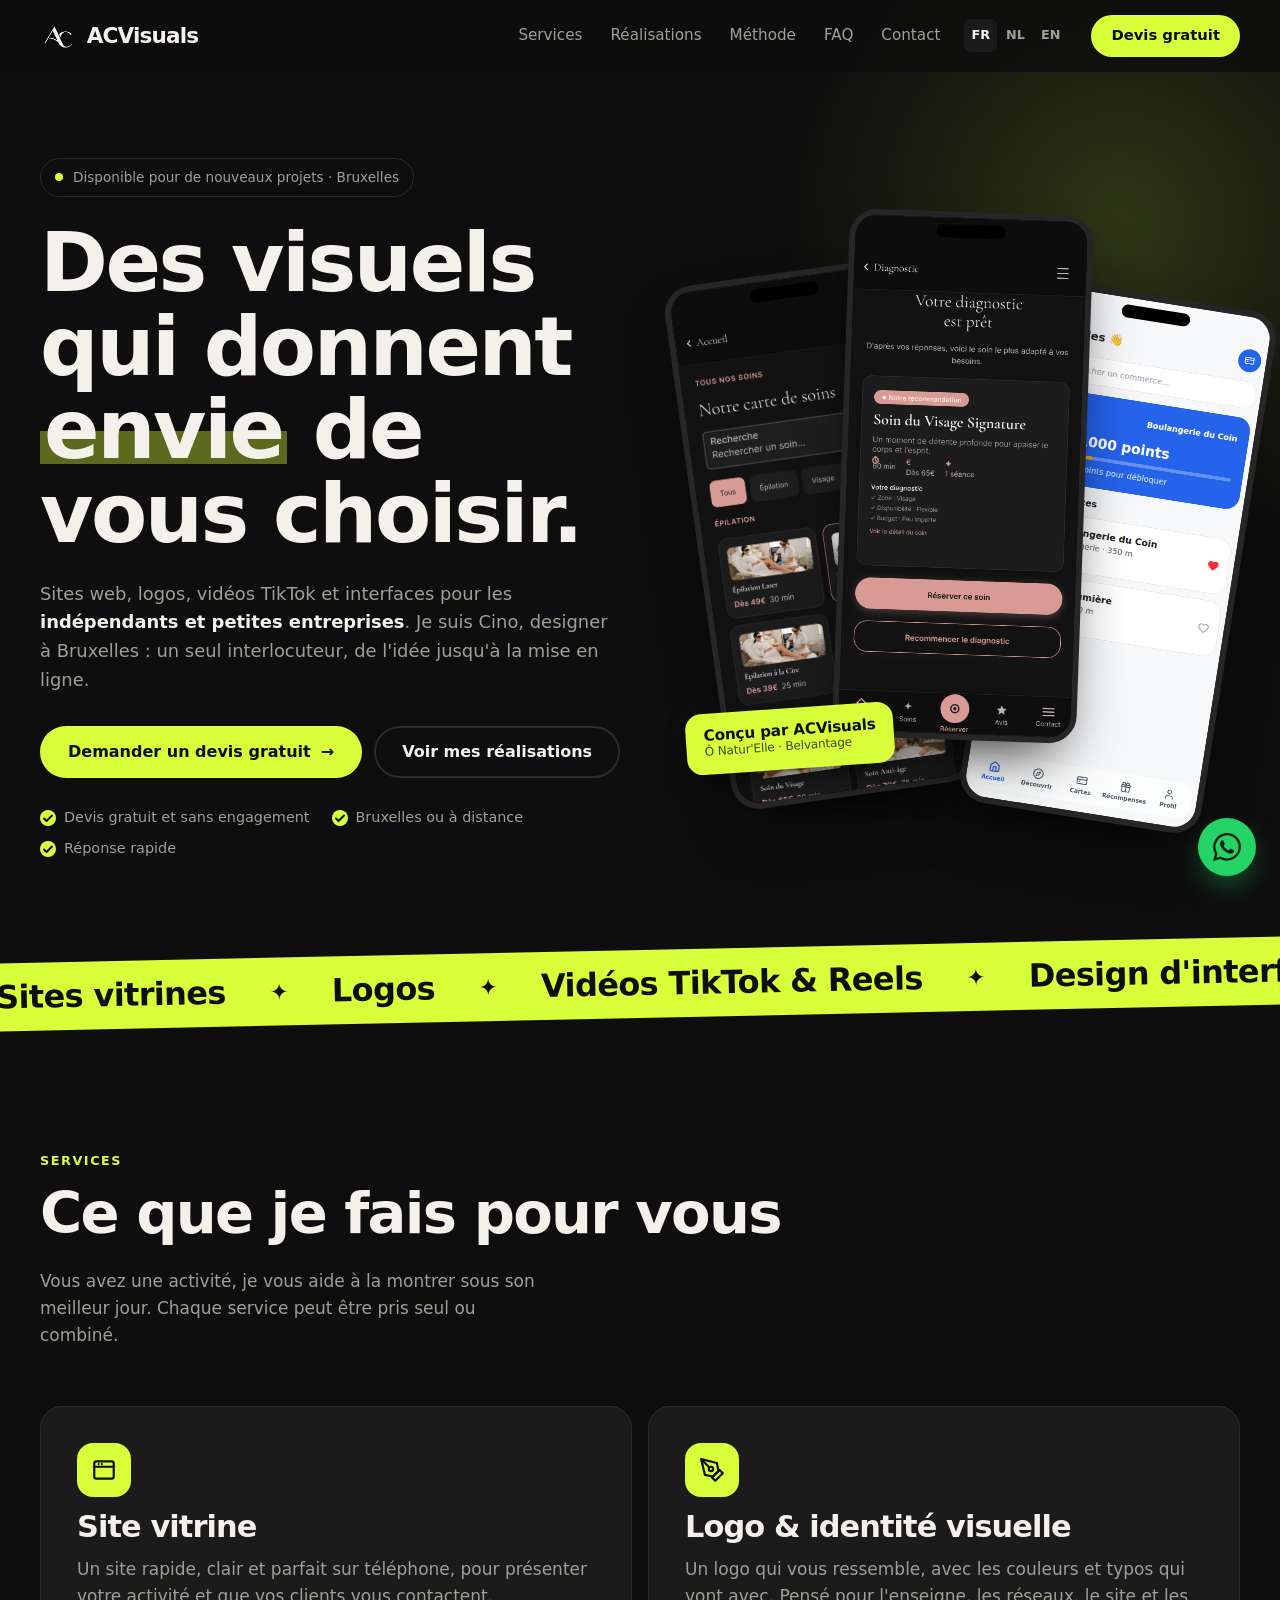
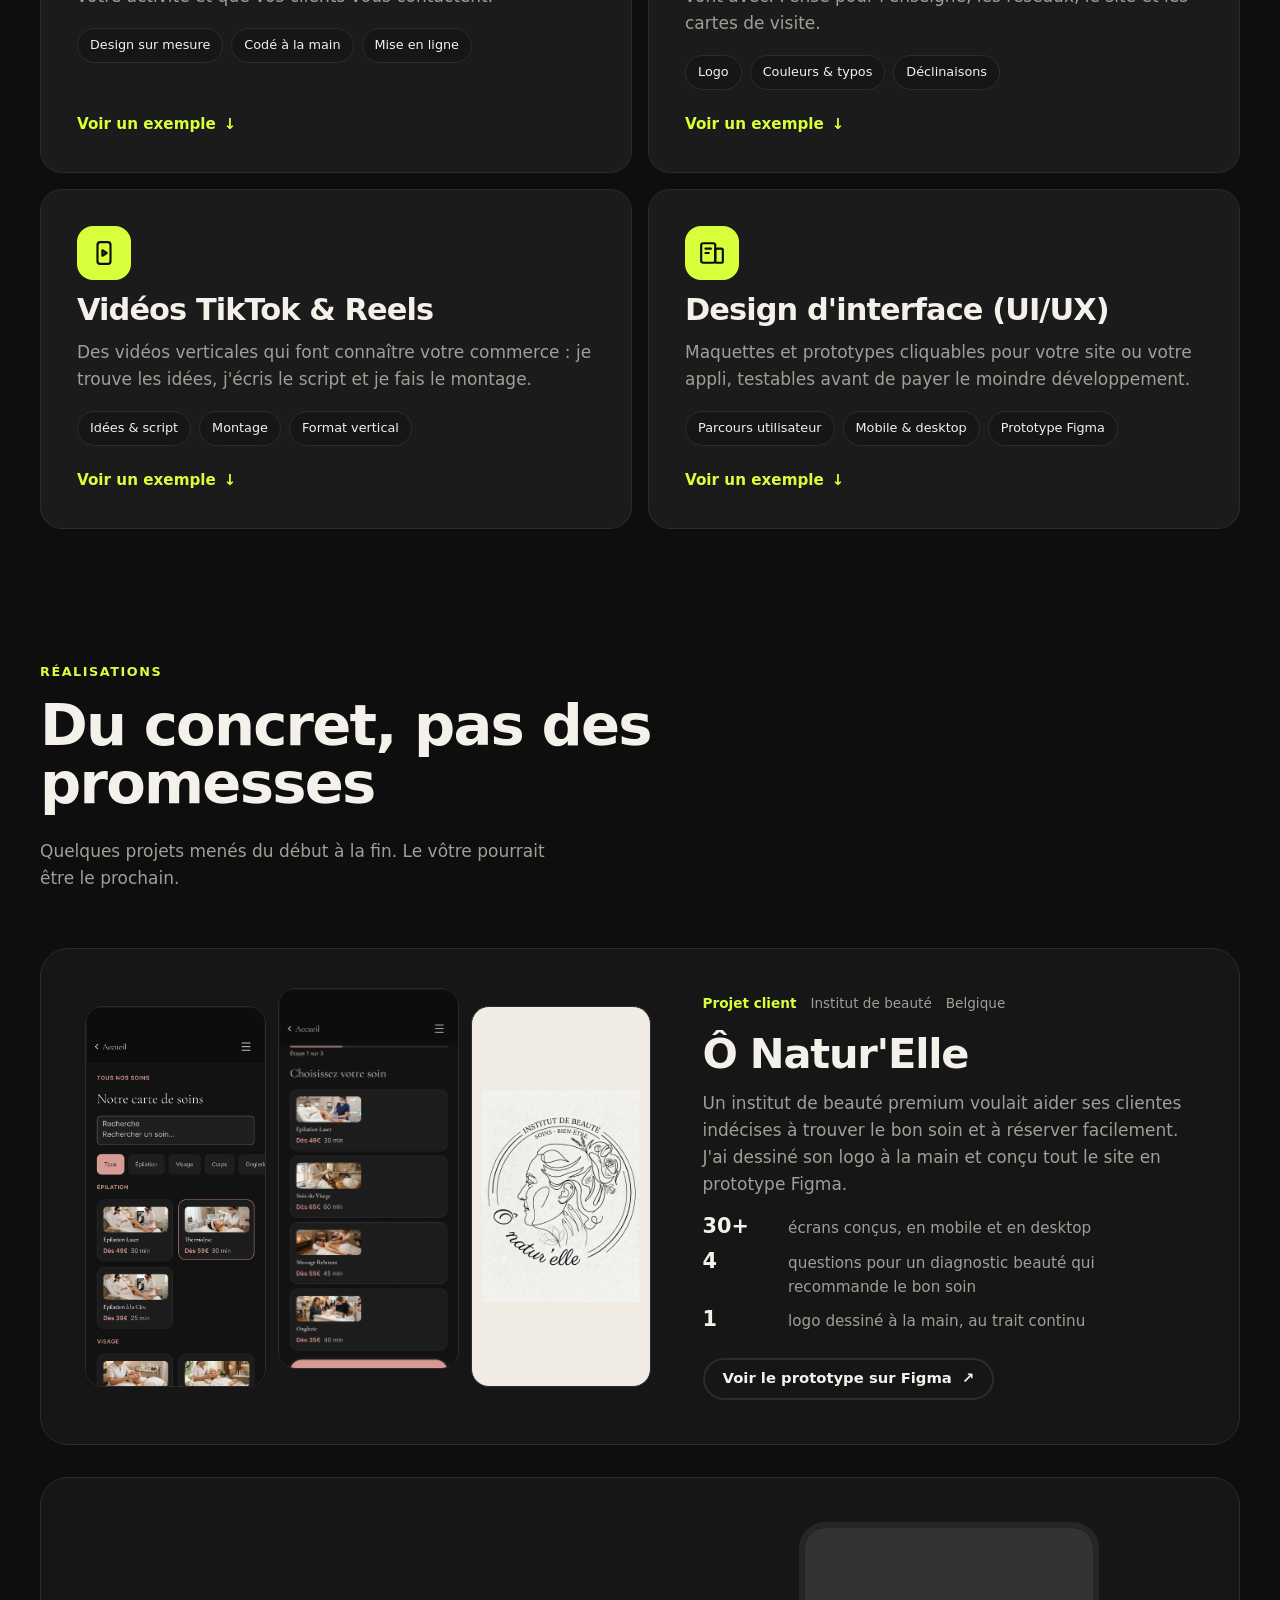
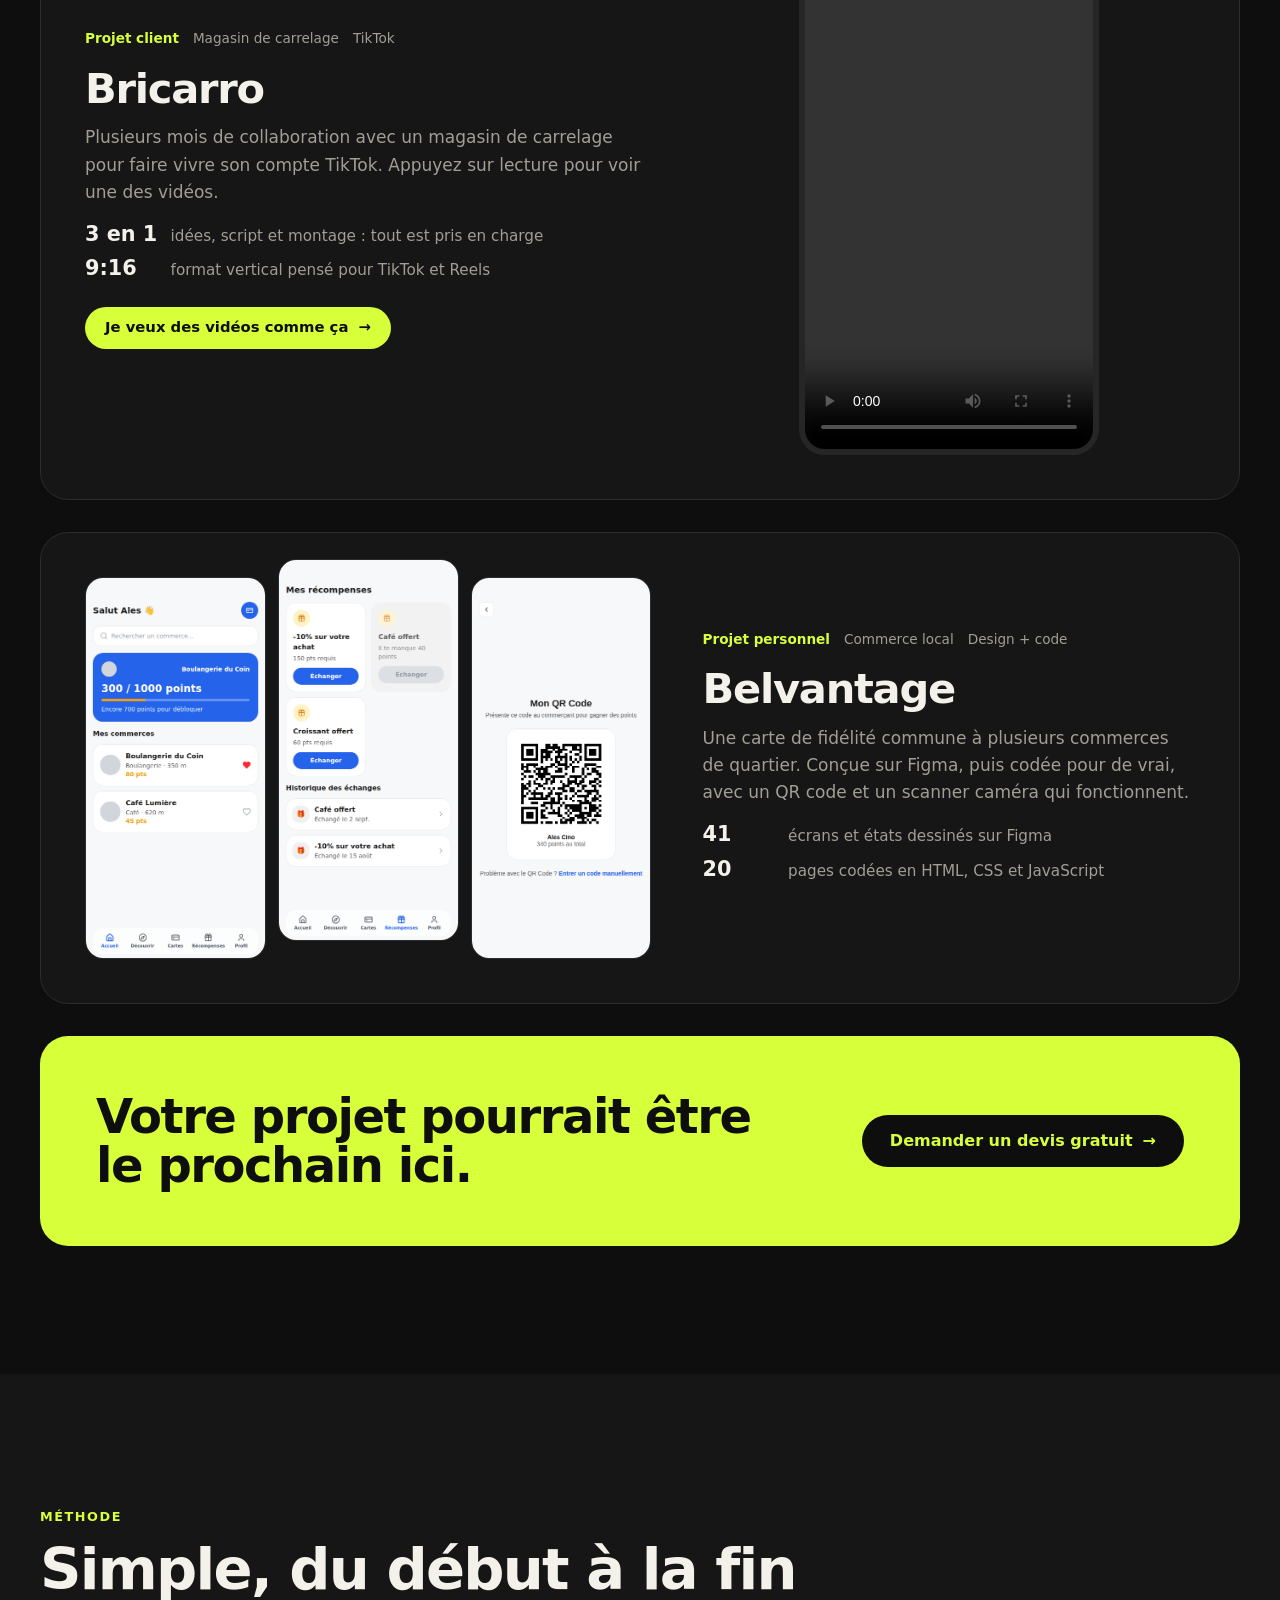
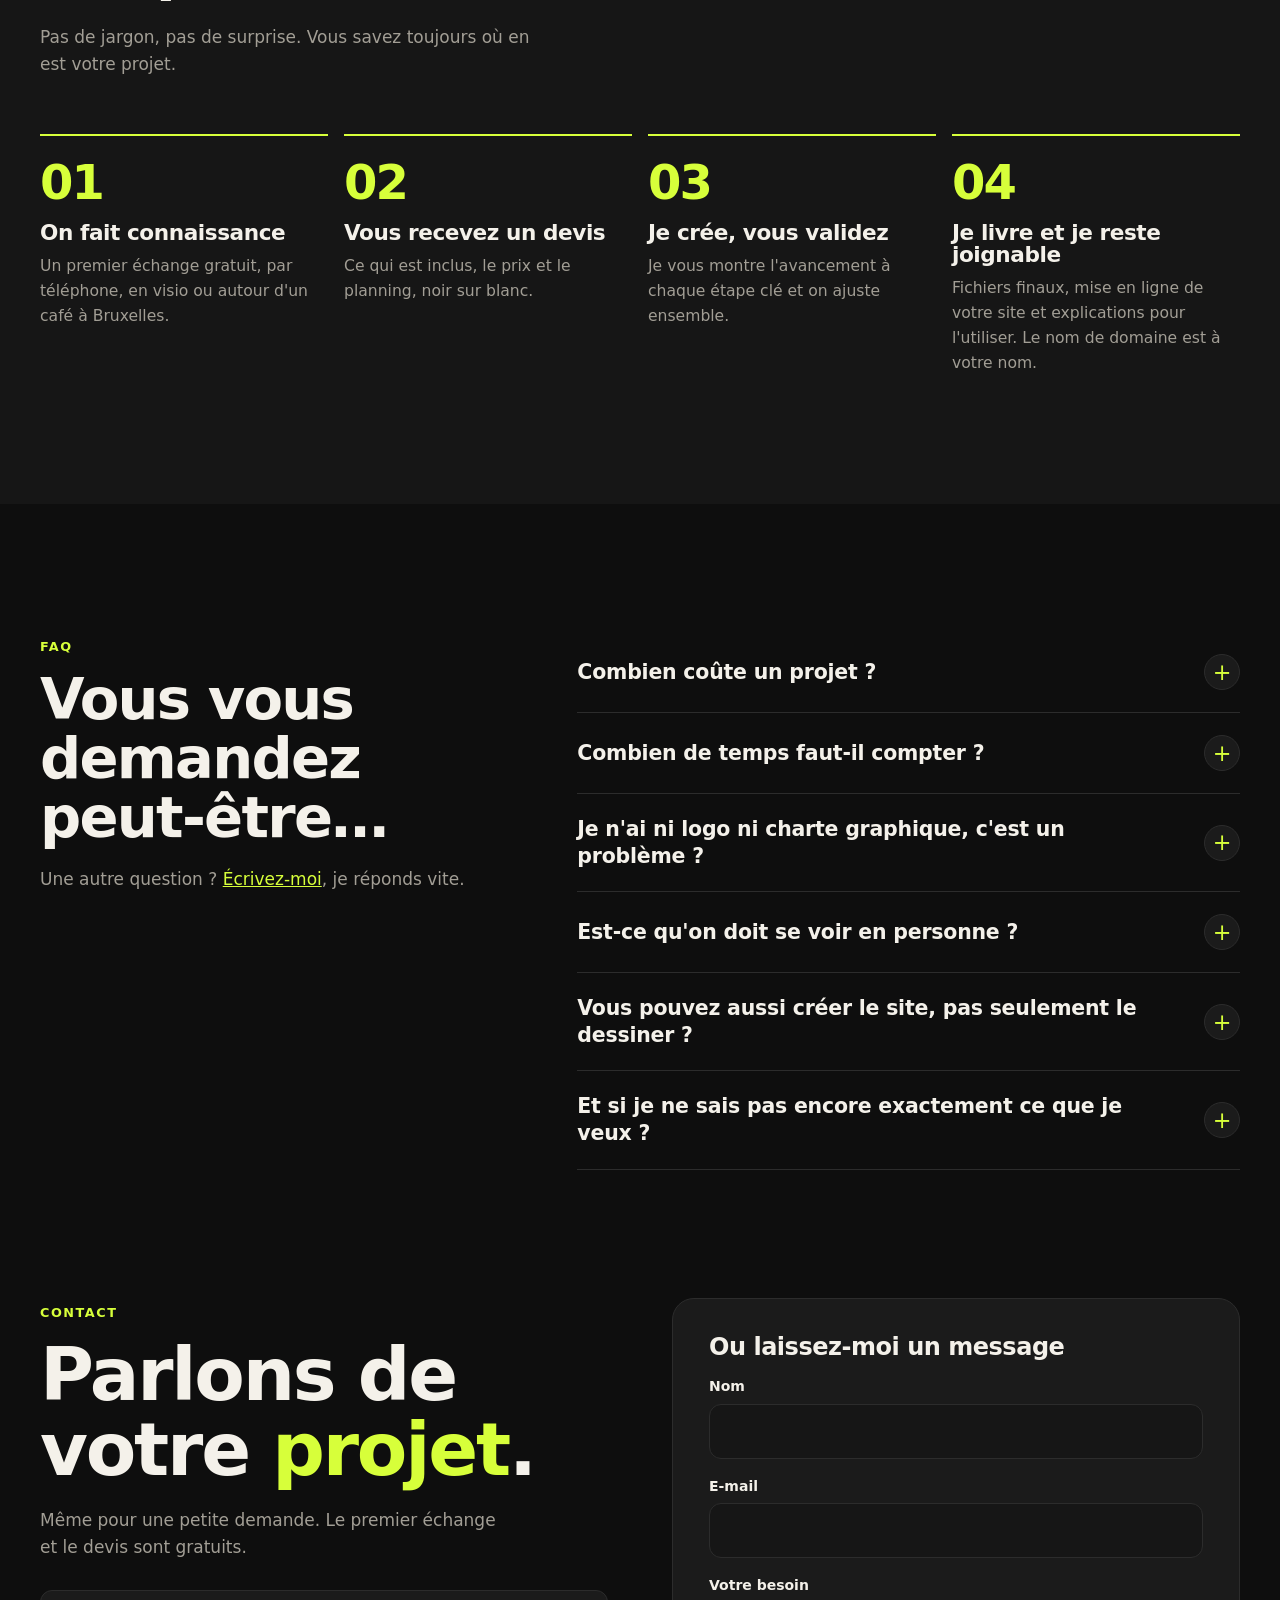
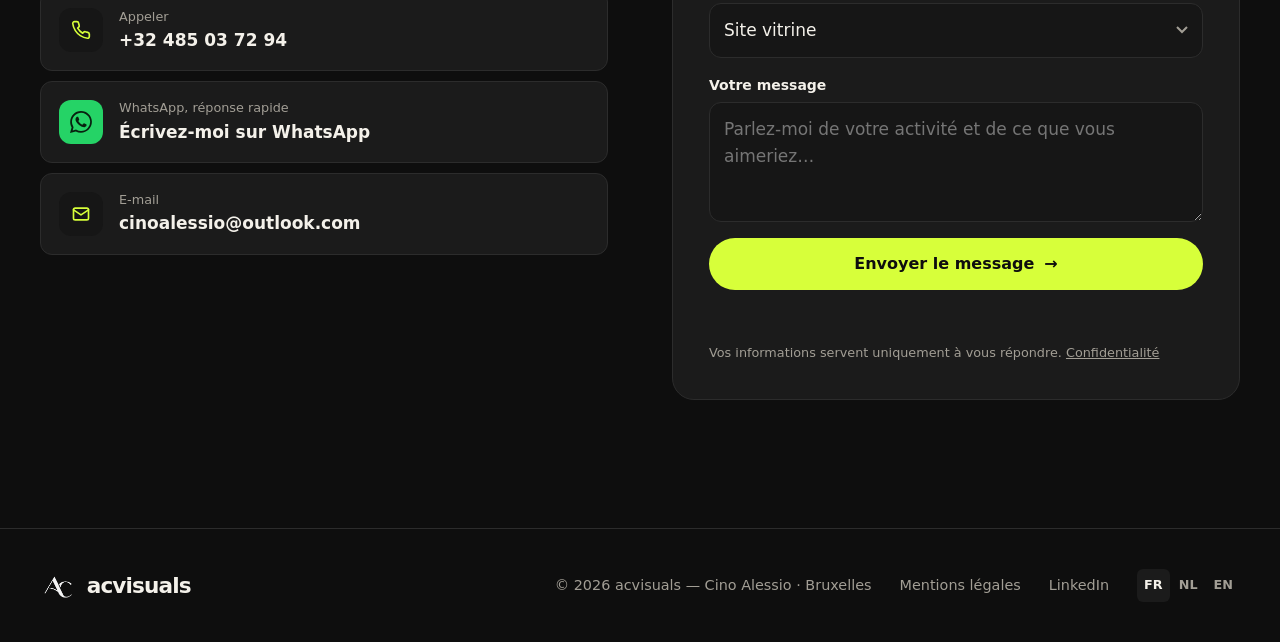
<file: index.html>
<!DOCTYPE html>
<html lang="fr">
<head>
<meta charset="UTF-8">
<meta name="viewport" content="width=device-width, initial-scale=1.0, viewport-fit=cover">
<meta name="google-site-verification" content="nrMnY9Q3xztKQoOigJ2SnJlSK417j_QPmWpBrr7R7Ck">
<title>ACVisuals — Sites web, logos &amp; vidéos à Bruxelles</title>
<meta name="description" content="ACVisuals, studio de design à Bruxelles : sites vitrines, logos et identité visuelle, vidéos TikTok et Reels, design d'interface. Pour indépendants et petites entreprises. Devis gratuit.">
<meta name="robots" content="index, follow">
<meta name="color-scheme" content="dark">
<meta name="theme-color" content="#0E0E0E">
<meta http-equiv="Content-Security-Policy" content="default-src 'self'; script-src 'self'; style-src 'self' 'unsafe-inline' https://fonts.googleapis.com; font-src https://fonts.gstatic.com; img-src 'self' data:; media-src 'self'; connect-src https://api.web3forms.com; object-src 'none'; base-uri 'self'; form-action 'self';">
<meta name="referrer" content="strict-origin-when-cross-origin">
<link rel="canonical" href="https://alessio29-git.github.io/ACVisuals/">
<link rel="alternate" hreflang="fr" href="https://alessio29-git.github.io/ACVisuals/">
<link rel="alternate" hreflang="nl" href="https://alessio29-git.github.io/ACVisuals/nl/">
<link rel="alternate" hreflang="en" href="https://alessio29-git.github.io/ACVisuals/en/">
<link rel="alternate" hreflang="x-default" href="https://alessio29-git.github.io/ACVisuals/">
<meta property="og:title" content="ACVisuals — Sites web, logos &amp; vidéos à Bruxelles">
<meta property="og:description" content="Sites vitrines, logos, vidéos TikTok et interfaces pour indépendants et petites entreprises. Un seul interlocuteur, de l'idée à la mise en ligne. Devis gratuit.">
<meta property="og:type" content="website">
<meta property="og:url" content="https://alessio29-git.github.io/ACVisuals/">
<meta property="og:image" content="https://alessio29-git.github.io/ACVisuals/img/og-logo.png">
<meta property="og:image:width" content="1200">
<meta property="og:image:height" content="630">
<meta property="og:image:alt" content="Logo AC — ACVisuals">
<meta property="og:locale" content="fr_BE">
<meta name="twitter:card" content="summary_large_image">
<meta name="twitter:image" content="https://alessio29-git.github.io/ACVisuals/img/og-logo.png">
<link rel="icon" href="favicon.svg" type="image/svg+xml">
<script type="application/ld+json">
{
  "@context": "https://schema.org",
  "@type": "ProfessionalService",
  "name": "ACVisuals",
  "description": "Sites vitrines, logos et identité visuelle, vidéos pour les réseaux sociaux et design d'interface. Basé à Bruxelles, sur place ou à distance.",
  "url": "https://alessio29-git.github.io/ACVisuals/",
  "telephone": "+32485037294",
  "email": "cinoalessio@outlook.com",
  "image": "https://alessio29-git.github.io/ACVisuals/img/og-logo.png",
  "address": { "@type": "PostalAddress", "addressLocality": "Bruxelles", "addressCountry": "BE" },
  "areaServed": { "@type": "City", "name": "Bruxelles" },
  "founder": { "@type": "Person", "name": "Cino Alessio" },
  "sameAs": ["https://www.linkedin.com/in/alessio-cino-a7abaa321"]
}
</script>
<link rel="preconnect" href="https://fonts.googleapis.com">
<link rel="preconnect" href="https://fonts.gstatic.com" crossorigin>
<link href="https://fonts.googleapis.com/css2?family=Bricolage+Grotesque:opsz,wght@12..96,500..800&family=Inter:wght@400;500;600&display=swap" rel="stylesheet">
<link rel="stylesheet" href="ac.css">
</head>
<body>
<a class="skip" href="#main">Aller au contenu</a>

<header class="header">
  <div class="wrap">
    <a href="#top" class="brand" aria-label="ACVisuals — haut de page">
      <img src="img/ac-logo.png" width="573" height="468" alt="">
      <span>ACVisuals</span>
    </a>
    <nav class="nav" aria-label="Navigation principale">
      <a href="#services">Services</a>
      <a href="#realisations">Réalisations</a>
      <a href="#methode">Méthode</a>
      <a href="#faq">FAQ</a>
      <a href="#contact">Contact</a>
    </nav>
    <nav class="langs" aria-label="Langue · Taal · Language">
      <a href="index.html" hreflang="fr" lang="fr" aria-current="page">FR</a>
      <a href="nl/index.html" hreflang="nl" lang="nl">NL</a>
      <a href="en/index.html" hreflang="en" lang="en">EN</a>
    </nav>
    <a href="#contact" class="btn btn-accent btn-sm">Devis gratuit</a>
    <button type="button" class="burger" aria-expanded="false" aria-controls="mMenu" aria-label="Ouvrir le menu" data-open="Ouvrir le menu" data-close="Fermer le menu">
      <span></span><span></span><span></span>
    </button>
  </div>
</header>

<div class="m-menu" id="mMenu" aria-hidden="true">
  <ol>
    <li><a href="#services">Services</a></li>
    <li><a href="#realisations">Réalisations</a></li>
    <li><a href="#methode">Méthode</a></li>
    <li><a href="#faq">FAQ</a></li>
    <li><a href="#contact">Contact</a></li>
  </ol>
  <div class="m-actions">
    <a href="#contact" class="btn btn-accent">Demander un devis gratuit</a>
    <a href="tel:+32485037294" class="btn btn-line">Appeler le +32 485 03 72 94</a>
    <a href="https://wa.me/32485037294?text=Bonjour%20Cino%2C%20je%20vous%20contacte%20depuis%20acvisuals%20%C3%A0%20propos%20d%27un%20projet." class="btn btn-wa" target="_blank" rel="noopener noreferrer">Écrire sur WhatsApp</a>
  </div>
  <nav class="langs" aria-label="Langue · Taal · Language">
    <a href="index.html" hreflang="fr" lang="fr" aria-current="page">FR</a>
    <a href="nl/index.html" hreflang="nl" lang="nl">NL</a>
    <a href="en/index.html" hreflang="en" lang="en">EN</a>
  </nav>
</div>

<main id="main">

  <!-- ============ HERO ============ -->
  <section class="hero" id="top" aria-labelledby="hero-title">
    <div class="wrap">
      <div>
        <p class="tag"><span class="dot" aria-hidden="true"></span>Disponible pour de nouveaux projets · Bruxelles</p>
        <h1 id="hero-title">Des visuels qui donnent <span class="mark">envie</span> de vous choisir.</h1>
        <p class="hero-lede">Sites web, logos, vidéos TikTok et interfaces pour les <strong>indépendants et petites entreprises</strong>. Je suis Cino, designer à Bruxelles&nbsp;: un seul interlocuteur, de l'idée jusqu'à la mise en ligne.</p>
        <div class="ctas">
          <a href="#contact" class="btn btn-accent">Demander un devis gratuit <span class="arrow" aria-hidden="true">→</span></a>
          <a href="#realisations" class="btn btn-line">Voir mes réalisations</a>
        </div>
        <ul class="ticks">
          <li>Devis gratuit et sans engagement</li>
          <li>Bruxelles ou à distance</li>
          <li>Réponse rapide</li>
        </ul>
      </div>

      <div class="collage" role="img" aria-label="Aperçu de réalisations : écrans Ô Natur'Elle et Belvantage">
        <div class="phone p1"><img src="img/onaturelle-liste-soins.png" width="274" height="1400" alt=""></div>
        <div class="phone p2"><img src="img/onaturelle-diagnostic.png" width="393" height="861" alt=""></div>
        <div class="phone p3"><img src="img/fidelite-accueil.png" width="420" height="900" alt=""></div>
        <span class="sticker">Conçu par ACVisuals<small>Ô Natur'Elle · Belvantage</small></span>
      </div>
    </div>
  </section>

  <div class="band" aria-hidden="true">
    <div class="band-track">
      <span>Sites vitrines</span><span>Logos</span><span>Vidéos TikTok &amp; Reels</span><span>Design d'interface</span><span>Identité visuelle</span><span>Bruxelles</span>
    </div>
  </div>

  <!-- ============ SERVICES ============ -->
  <section class="sec" id="services" aria-labelledby="services-title">
    <div class="wrap">
      <div class="sec-head rv">
        <div>
          <span class="kicker">Services</span>
          <h2 id="services-title">Ce que je fais pour vous</h2>
        </div>
        <p class="sec-intro">Vous avez une activité, je vous aide à la montrer sous son meilleur jour. Chaque service peut être pris seul ou combiné.</p>
      </div>

      <ul class="services">
        <li class="svc rv">
          <span class="svc-ico" aria-hidden="true"><svg width="26" height="26" viewBox="0 0 24 24" fill="none" stroke="currentColor" stroke-width="2" stroke-linecap="round" stroke-linejoin="round"><rect x="3" y="4" width="18" height="16" rx="2"/><path d="M3 9h18M7 6.5h.01M10 6.5h.01"/></svg></span>
          <h3>Site vitrine</h3>
          <p>Un site rapide, clair et parfait sur téléphone, pour présenter votre activité et que vos clients vous contactent.</p>
          <ul class="chips"><li>Design sur mesure</li><li>Codé à la main</li><li>Mise en ligne</li></ul>
          <a href="#w-onaturelle" class="svc-link">Voir un exemple <span class="arrow" aria-hidden="true">↓</span></a>
        </li>
        <li class="svc rv rv-d1">
          <span class="svc-ico" aria-hidden="true"><svg width="26" height="26" viewBox="0 0 24 24" fill="none" stroke="currentColor" stroke-width="2" stroke-linecap="round" stroke-linejoin="round"><path d="M12 19l7-7 3 3-7 7-3-3z"/><path d="M18 13l-1.5-7.5L2 2l3.5 14.5L13 18l5-5z"/><path d="M2 2l7.6 7.6"/><circle cx="11" cy="11" r="2"/></svg></span>
          <h3>Logo &amp; identité visuelle</h3>
          <p>Un logo qui vous ressemble, avec les couleurs et typos qui vont avec. Pensé pour l'enseigne, les réseaux, le site et les cartes de visite.</p>
          <ul class="chips"><li>Logo</li><li>Couleurs &amp; typos</li><li>Déclinaisons</li></ul>
          <a href="#w-onaturelle" class="svc-link">Voir un exemple <span class="arrow" aria-hidden="true">↓</span></a>
        </li>
        <li class="svc rv">
          <span class="svc-ico" aria-hidden="true"><svg width="26" height="26" viewBox="0 0 24 24" fill="none" stroke="currentColor" stroke-width="2" stroke-linecap="round" stroke-linejoin="round"><rect x="6" y="2" width="12" height="20" rx="2.5"/><path d="M10.5 9.5v5l4-2.5-4-2.5z"/></svg></span>
          <h3>Vidéos TikTok &amp; Reels</h3>
          <p>Des vidéos verticales qui font connaître votre commerce&nbsp;: je trouve les idées, j'écris le script et je fais le montage.</p>
          <ul class="chips"><li>Idées &amp; script</li><li>Montage</li><li>Format vertical</li></ul>
          <a href="#w-bricarro" class="svc-link">Voir un exemple <span class="arrow" aria-hidden="true">↓</span></a>
        </li>
        <li class="svc rv rv-d1">
          <span class="svc-ico" aria-hidden="true"><svg width="26" height="26" viewBox="0 0 24 24" fill="none" stroke="currentColor" stroke-width="2" stroke-linecap="round" stroke-linejoin="round"><rect x="2" y="3" width="13" height="18" rx="2"/><rect x="15" y="8" width="7" height="13" rx="1.5"/><path d="M6 8h5M6 12h3"/></svg></span>
          <h3>Design d'interface (UI/UX)</h3>
          <p>Maquettes et prototypes cliquables pour votre site ou votre appli, testables avant de payer le moindre développement.</p>
          <ul class="chips"><li>Parcours utilisateur</li><li>Mobile &amp; desktop</li><li>Prototype Figma</li></ul>
          <a href="#w-belvantage" class="svc-link">Voir un exemple <span class="arrow" aria-hidden="true">↓</span></a>
        </li>
      </ul>
    </div>
  </section>

  <!-- ============ RÉALISATIONS ============ -->
  <section class="sec sec-flush" id="realisations" aria-labelledby="work-title">
    <div class="wrap">
      <div class="sec-head rv">
        <div>
          <span class="kicker">Réalisations</span>
          <h2 id="work-title">Du concret, pas des promesses</h2>
        </div>
        <p class="sec-intro">Quelques projets menés du début à la fin. Le vôtre pourrait être le prochain.</p>
      </div>

      <div class="works">
        <article class="work rv" id="w-onaturelle">
          <div class="work-media">
            <div class="shot"><img src="img/onaturelle-liste-soins.png" width="274" height="1400" loading="lazy" alt="Ô Natur'Elle — carte des soins"></div>
            <div class="shot"><img src="img/onaturelle-reservation.png" width="366" height="900" loading="lazy" alt="Ô Natur'Elle — réservation en 3 étapes"></div>
            <div class="shot logo"><img src="img/onaturelle-logo.jpeg" width="768" height="1024" loading="lazy" alt="Logo Ô Natur'Elle dessiné à la main"></div>
          </div>
          <div>
            <p class="work-meta"><span>Projet client</span><span>Institut de beauté</span><span>Belgique</span></p>
            <h3>Ô Natur'Elle</h3>
            <p>Un institut de beauté premium voulait aider ses clientes indécises à trouver le bon soin et à réserver facilement. J'ai dessiné son logo à la main et conçu tout le site en prototype Figma.</p>
            <ul class="facts">
              <li><b>30+</b><span>écrans conçus, en mobile et en desktop</span></li>
              <li><b>4</b><span>questions pour un diagnostic beauté qui recommande le bon soin</span></li>
              <li><b>1</b><span>logo dessiné à la main, au trait continu</span></li>
            </ul>
            <a class="btn btn-line btn-sm" href="https://www.figma.com/design/KevVuUXGlGFfTYBVmaRjBL/%C3%94-Natur-Elle?node-id=644-162&amp;t=nJcHRwKrs1C71wnm-0" target="_blank" rel="noopener noreferrer">Voir le prototype sur Figma <span class="arrow" aria-hidden="true">↗</span></a>
          </div>
        </article>

        <article class="work flip rv" id="w-bricarro">
          <div class="work-media">
            <div class="video-phone">
              <video controls preload="metadata" playsinline aria-label="Vidéo TikTok réalisée pour Bricarro, magasin de carrelage">
                <source src="video/bricarro.mp4#t=0.5" type="video/mp4">
              </video>
            </div>
          </div>
          <div>
            <p class="work-meta"><span>Projet client</span><span>Magasin de carrelage</span><span>TikTok</span></p>
            <h3>Bricarro</h3>
            <p>Plusieurs mois de collaboration avec un magasin de carrelage pour faire vivre son compte TikTok. Appuyez sur lecture pour voir une des vidéos.</p>
            <ul class="facts">
              <li><b>3&nbsp;en&nbsp;1</b><span>idées, script et montage&nbsp;: tout est pris en charge</span></li>
              <li><b>9:16</b><span>format vertical pensé pour TikTok et Reels</span></li>
            </ul>
            <a class="btn btn-accent btn-sm" href="#contact">Je veux des vidéos comme ça <span class="arrow" aria-hidden="true">→</span></a>
          </div>
        </article>

        <article class="work rv" id="w-belvantage">
          <div class="work-media">
            <div class="shot"><img src="img/fidelite-accueil.png" width="420" height="900" loading="lazy" alt="Belvantage — accueil de l'appli"></div>
            <div class="shot"><img src="img/fidelite-recompenses.png" width="420" height="900" loading="lazy" alt="Belvantage — écran des récompenses"></div>
            <div class="shot"><img src="img/fidelite-qrcode.png" width="420" height="900" loading="lazy" alt="Belvantage — QR code de fidélité"></div>
          </div>
          <div>
            <p class="work-meta"><span>Projet personnel</span><span>Commerce local</span><span>Design + code</span></p>
            <h3>Belvantage</h3>
            <p>Une carte de fidélité commune à plusieurs commerces de quartier. Conçue sur Figma, puis codée pour de vrai, avec un QR code et un scanner caméra qui fonctionnent.</p>
            <ul class="facts">
              <li><b>41</b><span>écrans et états dessinés sur Figma</span></li>
              <li><b>20</b><span>pages codées en HTML, CSS et JavaScript</span></li>
            </ul>
          </div>
        </article>
      </div>

      <div class="cta-band rv">
        <h2>Votre projet pourrait être le prochain ici.</h2>
        <a href="#contact" class="btn btn-dark">Demander un devis gratuit <span class="arrow" aria-hidden="true">→</span></a>
      </div>
    </div>
  </section>

  <!-- ============ MÉTHODE ============ -->
  <section class="sec sec-alt" id="methode" aria-labelledby="method-title">
    <div class="wrap">
      <div class="sec-head rv">
        <div>
          <span class="kicker">Méthode</span>
          <h2 id="method-title">Simple, du début à la fin</h2>
        </div>
        <p class="sec-intro">Pas de jargon, pas de surprise. Vous savez toujours où en est votre projet.</p>
      </div>
      <ol class="steps">
        <li class="step"><h3>On fait connaissance</h3><p>Un premier échange gratuit, par téléphone, en visio ou autour d'un café à Bruxelles.</p></li>
        <li class="step"><h3>Vous recevez un devis</h3><p>Ce qui est inclus, le prix et le planning, noir sur blanc.</p></li>
        <li class="step"><h3>Je crée, vous validez</h3><p>Je vous montre l'avancement à chaque étape clé et on ajuste ensemble.</p></li>
        <li class="step"><h3>Je livre et je reste joignable</h3><p>Fichiers finaux, mise en ligne de votre site et explications pour l'utiliser. Le nom de domaine est à votre nom.</p></li>
      </ol>
    </div>
  </section>

  <!-- ============ FAQ ============ -->
  <section class="sec" id="faq" aria-labelledby="faq-title">
    <div class="wrap faq">
      <div class="rv">
        <span class="kicker">FAQ</span>
        <h2 id="faq-title">Vous vous demandez peut-être…</h2>
        <p class="sec-intro faq-more">Une autre question&nbsp;? <a href="#contact">Écrivez-moi</a>, je réponds vite.</p>
      </div>
      <div class="faq-list rv rv-d1">
        <details><summary>Combien coûte un projet&nbsp;?</summary><p>Ça dépend de votre besoin&nbsp;: un logo n'a pas le même prix qu'un site complet. Après un premier échange gratuit, je vous envoie un devis clair et détaillé, sans engagement.</p></details>
        <details><summary>Combien de temps faut-il compter&nbsp;?</summary><p>Le planning est fixé ensemble dans le devis, selon la taille du projet et vos contraintes. Vous savez dès le départ quand vous recevrez quoi.</p></details>
        <details><summary>Je n'ai ni logo ni charte graphique, c'est un problème&nbsp;?</summary><p>Pas du tout. Je peux créer votre identité visuelle avant le site, pour que tout soit cohérent dès le départ.</p></details>
        <details><summary>Est-ce qu'on doit se voir en personne&nbsp;?</summary><p>Comme vous préférez. On peut se rencontrer à Bruxelles et alentours, ou tout faire à distance&nbsp;: téléphone, WhatsApp ou visio.</p></details>
        <details><summary>Vous pouvez aussi créer le site, pas seulement le dessiner&nbsp;?</summary><p>Oui pour les sites vitrines, que je code moi-même. Pour une application plus complexe, je prépare les maquettes et un prototype prêts à être transmis à un développeur.</p></details>
        <details><summary>Et si je ne sais pas encore exactement ce que je veux&nbsp;?</summary><p>C'est justement là que je commence. On part de votre activité et de vos clients, et on construit la bonne solution ensemble.</p></details>
      </div>
    </div>
  </section>

  <!-- ============ CONTACT ============ -->
  <section class="sec sec-flush" id="contact" aria-labelledby="contact-title">
    <div class="wrap contact">
      <div class="rv">
        <span class="kicker">Contact</span>
        <h2 id="contact-title">Parlons de votre <span class="hl">projet</span>.</h2>
        <p class="contact-lede">Même pour une petite demande. Le premier échange et le devis sont gratuits.</p>
        <div class="direct">
          <a href="tel:+32485037294">
            <span class="ico" aria-hidden="true"><svg width="20" height="20" viewBox="0 0 24 24" fill="none" stroke="currentColor" stroke-width="2" stroke-linecap="round" stroke-linejoin="round"><path d="M22 16.9v3a2 2 0 0 1-2.2 2 19.8 19.8 0 0 1-8.6-3.1 19.5 19.5 0 0 1-6-6A19.8 19.8 0 0 1 2.1 4.2 2 2 0 0 1 4.1 2h3a2 2 0 0 1 2 1.7c.1.9.4 1.8.7 2.7a2 2 0 0 1-.5 2.1L8 9.8a16 16 0 0 0 6 6l1.3-1.3a2 2 0 0 1 2.1-.4c.9.3 1.8.6 2.7.7a2 2 0 0 1 1.7 2z"/></svg></span>
            <span><small>Appeler</small><strong>+32 485 03 72 94</strong></span>
          </a>
          <a href="https://wa.me/32485037294?text=Bonjour%20Cino%2C%20je%20vous%20contacte%20depuis%20acvisuals%20%C3%A0%20propos%20d%27un%20projet." target="_blank" rel="noopener noreferrer">
            <span class="ico wa" aria-hidden="true"><svg width="22" height="22" viewBox="0 0 24 24" fill="currentColor"><path d="M17.5 14.4c-.3-.1-1.8-.9-2-1-.3-.1-.5-.1-.7.1-.2.3-.8 1-.9 1.2-.2.2-.3.2-.6.1-.3-.1-1.3-.5-2.4-1.5-.9-.8-1.5-1.8-1.7-2.1-.2-.3 0-.5.1-.6l.4-.5c.2-.2.2-.3.3-.5.1-.2 0-.4 0-.5l-.9-2.2c-.2-.6-.5-.5-.7-.5h-.6c-.2 0-.5.1-.8.4-.3.3-1 1-1 2.5s1.1 2.9 1.2 3.1c.1.2 2.1 3.2 5.1 4.5.7.3 1.3.5 1.7.6.7.2 1.4.2 1.9.1.6-.1 1.8-.7 2-1.4.2-.7.2-1.3.2-1.4-.1-.1-.3-.2-.6-.3zM12 21.8a9.9 9.9 0 0 1-5-1.4l-.4-.2-3.7 1 1-3.6-.2-.4A9.9 9.9 0 1 1 12 21.8zm8.4-18.3A11.8 11.8 0 0 0 12 0C5.5 0 .2 5.3.2 11.9c0 2.1.5 4.1 1.6 5.9L0 24l6.3-1.7a11.9 11.9 0 0 0 5.7 1.4c6.6 0 11.9-5.3 11.9-11.9 0-3.2-1.2-6.2-3.5-8.3z"/></svg></span>
            <span><small>WhatsApp, réponse rapide</small><strong>Écrivez-moi sur WhatsApp</strong></span>
          </a>
          <a href="mailto:cinoalessio@outlook.com">
            <span class="ico" aria-hidden="true"><svg width="20" height="20" viewBox="0 0 24 24" fill="none" stroke="currentColor" stroke-width="2" stroke-linecap="round" stroke-linejoin="round"><rect x="3" y="5" width="18" height="14" rx="2"/><path d="m3 7 9 6 9-6"/></svg></span>
            <span><small>E-mail</small><strong>cinoalessio@outlook.com</strong></span>
          </a>
        </div>
      </div>

      <form class="form rv rv-d1" id="contactForm" novalidate
            data-sending="Envoi en cours…" data-ok="Merci ! Votre message est bien parti, je vous réponds très vite."
            data-error="Oups, l'envoi a échoué. Appelez-moi ou écrivez-moi sur WhatsApp." data-invalid="Merci de remplir les champs obligatoires.">
        <h3>Ou laissez-moi un message</h3>
        <input type="hidden" name="access_key" value="6291c0f9-7ea4-4fd0-a6d5-e266edce60e7">
        <input type="hidden" name="subject" value="Nouveau message depuis acvisuals">
        <input type="checkbox" name="botcheck" class="hp" tabindex="-1" autocomplete="off" aria-hidden="true">
        <div class="field"><label for="f-name">Nom</label><input id="f-name" name="name" type="text" required autocomplete="name"></div>
        <div class="field"><label for="f-email">E-mail</label><input id="f-email" name="email" type="email" required autocomplete="email"></div>
        <div class="field"><label for="f-type">Votre besoin</label>
          <select id="f-type" name="besoin">
            <option>Site vitrine</option>
            <option>Logo / identité visuelle</option>
            <option>Vidéos TikTok / Reels</option>
            <option>Design d'interface (UI/UX)</option>
            <option>Je ne sais pas encore</option>
          </select>
        </div>
        <div class="field"><label for="f-msg">Votre message</label><textarea id="f-msg" name="message" required placeholder="Parlez-moi de votre activité et de ce que vous aimeriez…"></textarea></div>
        <button type="submit" class="btn btn-accent">Envoyer le message <span class="arrow" aria-hidden="true">→</span></button>
        <p class="form-status" role="status" aria-live="polite"></p>
        <p class="form-privacy">Vos informations servent uniquement à vous répondre. <a href="mentions-legales.html#confidentialite">Confidentialité</a></p>
      </form>
    </div>
  </section>

</main>

<footer class="footer">
  <div class="wrap">
    <a href="#top" class="brand" aria-label="acvisuals — haut de page"><img src="img/ac-logo.png" width="573" height="468" alt=""><span>acvisuals</span></a>
    <p>© <span id="year">2026</span> acvisuals — Cino Alessio · Bruxelles</p>
    <a href="mentions-legales.html">Mentions légales</a>
    <a href="https://www.linkedin.com/in/alessio-cino-a7abaa321" target="_blank" rel="noopener noreferrer">LinkedIn</a>
    <nav class="langs" aria-label="Langue · Taal · Language">
      <a href="index.html" hreflang="fr" lang="fr" aria-current="page">FR</a>
      <a href="nl/index.html" hreflang="nl" lang="nl">NL</a>
      <a href="en/index.html" hreflang="en" lang="en">EN</a>
    </nav>
  </div>
</footer>

<a href="https://wa.me/32485037294?text=Bonjour%20Cino%2C%20je%20vous%20contacte%20depuis%20acvisuals%20%C3%A0%20propos%20d%27un%20projet." class="wa-fab" target="_blank" rel="noopener noreferrer" aria-label="Écrire sur WhatsApp">
  <svg width="28" height="28" viewBox="0 0 24 24" fill="currentColor" aria-hidden="true"><path d="M17.5 14.4c-.3-.1-1.8-.9-2-1-.3-.1-.5-.1-.7.1-.2.3-.8 1-.9 1.2-.2.2-.3.2-.6.1-.3-.1-1.3-.5-2.4-1.5-.9-.8-1.5-1.8-1.7-2.1-.2-.3 0-.5.1-.6l.4-.5c.2-.2.2-.3.3-.5.1-.2 0-.4 0-.5l-.9-2.2c-.2-.6-.5-.5-.7-.5h-.6c-.2 0-.5.1-.8.4-.3.3-1 1-1 2.5s1.1 2.9 1.2 3.1c.1.2 2.1 3.2 5.1 4.5.7.3 1.3.5 1.7.6.7.2 1.4.2 1.9.1.6-.1 1.8-.7 2-1.4.2-.7.2-1.3.2-1.4-.1-.1-.3-.2-.6-.3zM12 21.8a9.9 9.9 0 0 1-5-1.4l-.4-.2-3.7 1 1-3.6-.2-.4A9.9 9.9 0 1 1 12 21.8zm8.4-18.3A11.8 11.8 0 0 0 12 0C5.5 0 .2 5.3.2 11.9c0 2.1.5 4.1 1.6 5.9L0 24l6.3-1.7a11.9 11.9 0 0 0 5.7 1.4c6.6 0 11.9-5.3 11.9-11.9 0-3.2-1.2-6.2-3.5-8.3z"/></svg>
</a>

<div class="m-bar">
  <a href="#contact" class="btn btn-accent">Devis gratuit</a>
  <a href="https://wa.me/32485037294?text=Bonjour%20Cino%2C%20je%20vous%20contacte%20depuis%20acvisuals%20%C3%A0%20propos%20d%27un%20projet." class="btn btn-wa" target="_blank" rel="noopener noreferrer" aria-label="Écrire sur WhatsApp">
    <svg width="22" height="22" viewBox="0 0 24 24" fill="currentColor" aria-hidden="true"><path d="M17.5 14.4c-.3-.1-1.8-.9-2-1-.3-.1-.5-.1-.7.1-.2.3-.8 1-.9 1.2-.2.2-.3.2-.6.1-.3-.1-1.3-.5-2.4-1.5-.9-.8-1.5-1.8-1.7-2.1-.2-.3 0-.5.1-.6l.4-.5c.2-.2.2-.3.3-.5.1-.2 0-.4 0-.5l-.9-2.2c-.2-.6-.5-.5-.7-.5h-.6c-.2 0-.5.1-.8.4-.3.3-1 1-1 2.5s1.1 2.9 1.2 3.1c.1.2 2.1 3.2 5.1 4.5.7.3 1.3.5 1.7.6.7.2 1.4.2 1.9.1.6-.1 1.8-.7 2-1.4.2-.7.2-1.3.2-1.4-.1-.1-.3-.2-.6-.3zM12 21.8a9.9 9.9 0 0 1-5-1.4l-.4-.2-3.7 1 1-3.6-.2-.4A9.9 9.9 0 1 1 12 21.8zm8.4-18.3A11.8 11.8 0 0 0 12 0C5.5 0 .2 5.3.2 11.9c0 2.1.5 4.1 1.6 5.9L0 24l6.3-1.7a11.9 11.9 0 0 0 5.7 1.4c6.6 0 11.9-5.3 11.9-11.9 0-3.2-1.2-6.2-3.5-8.3z"/></svg>
  </a>
</div>

<script src="ac.js"></script>
</body>
</html>
</file>
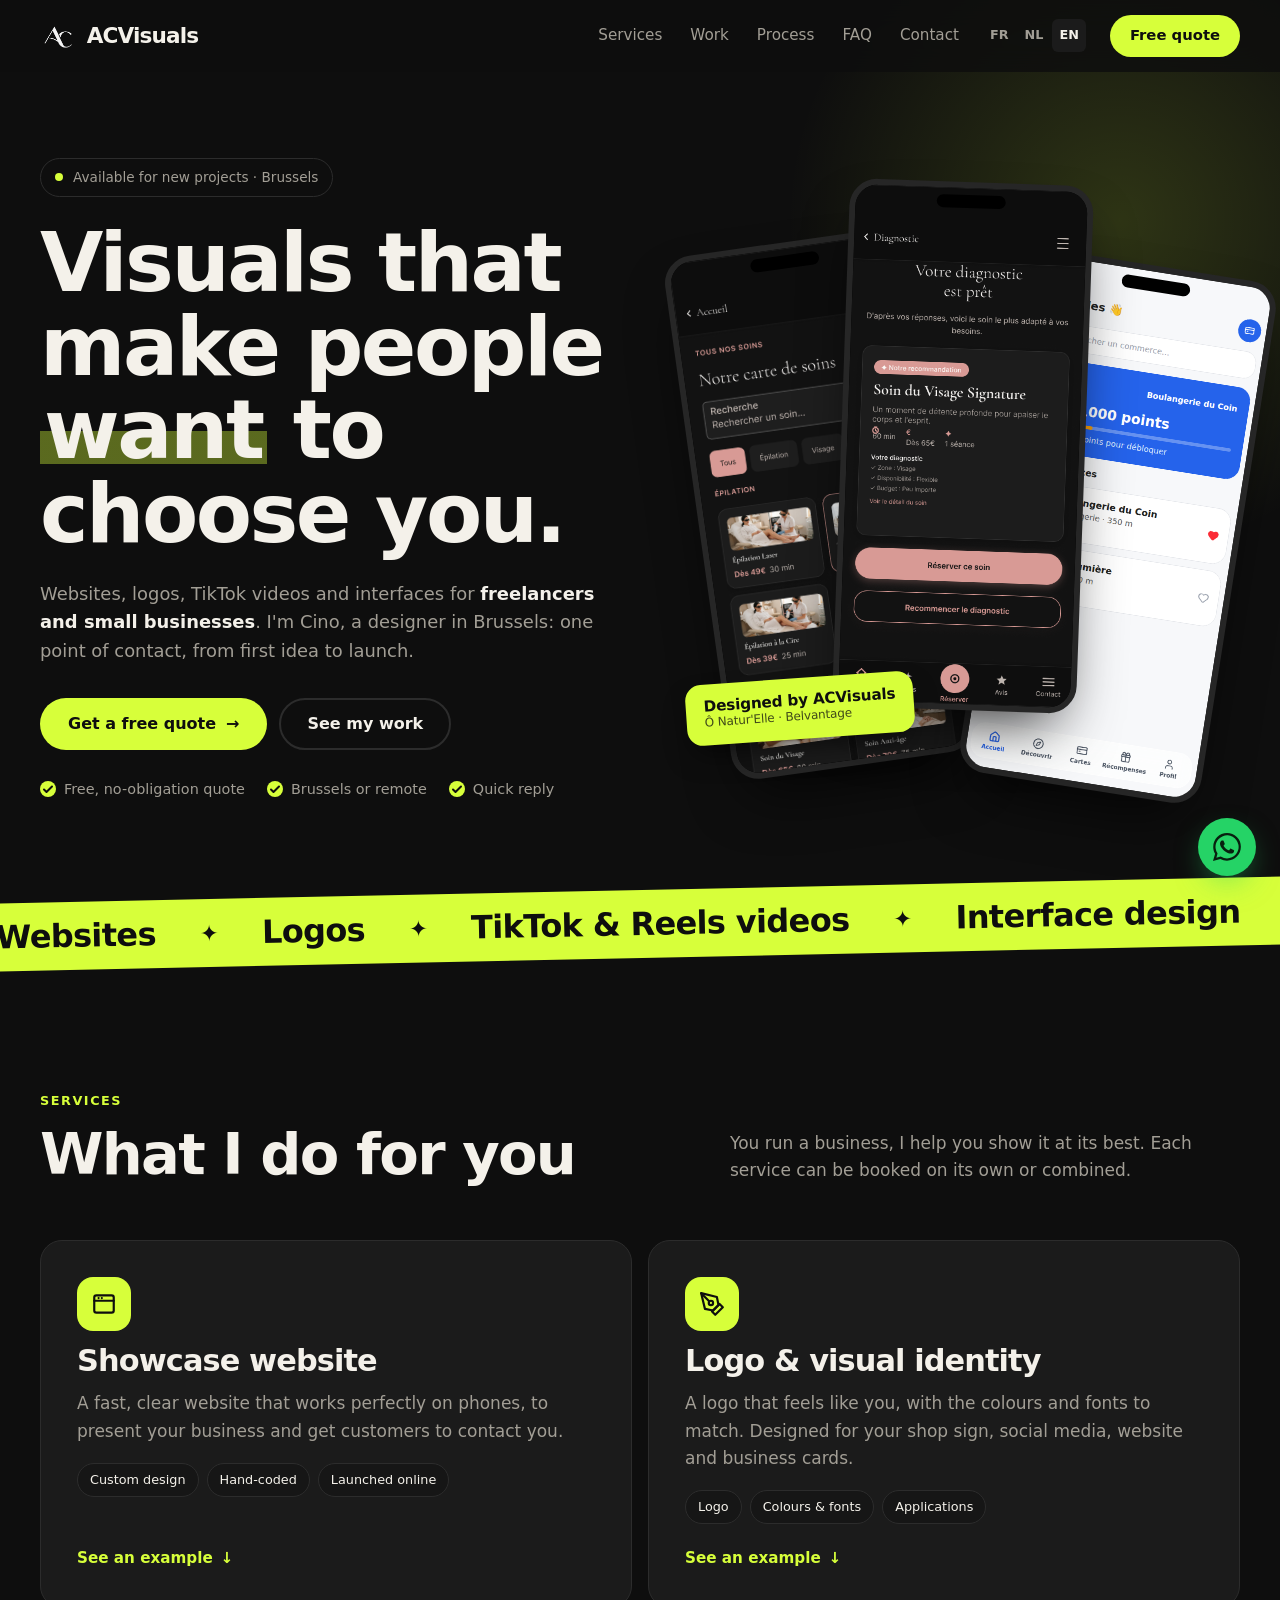
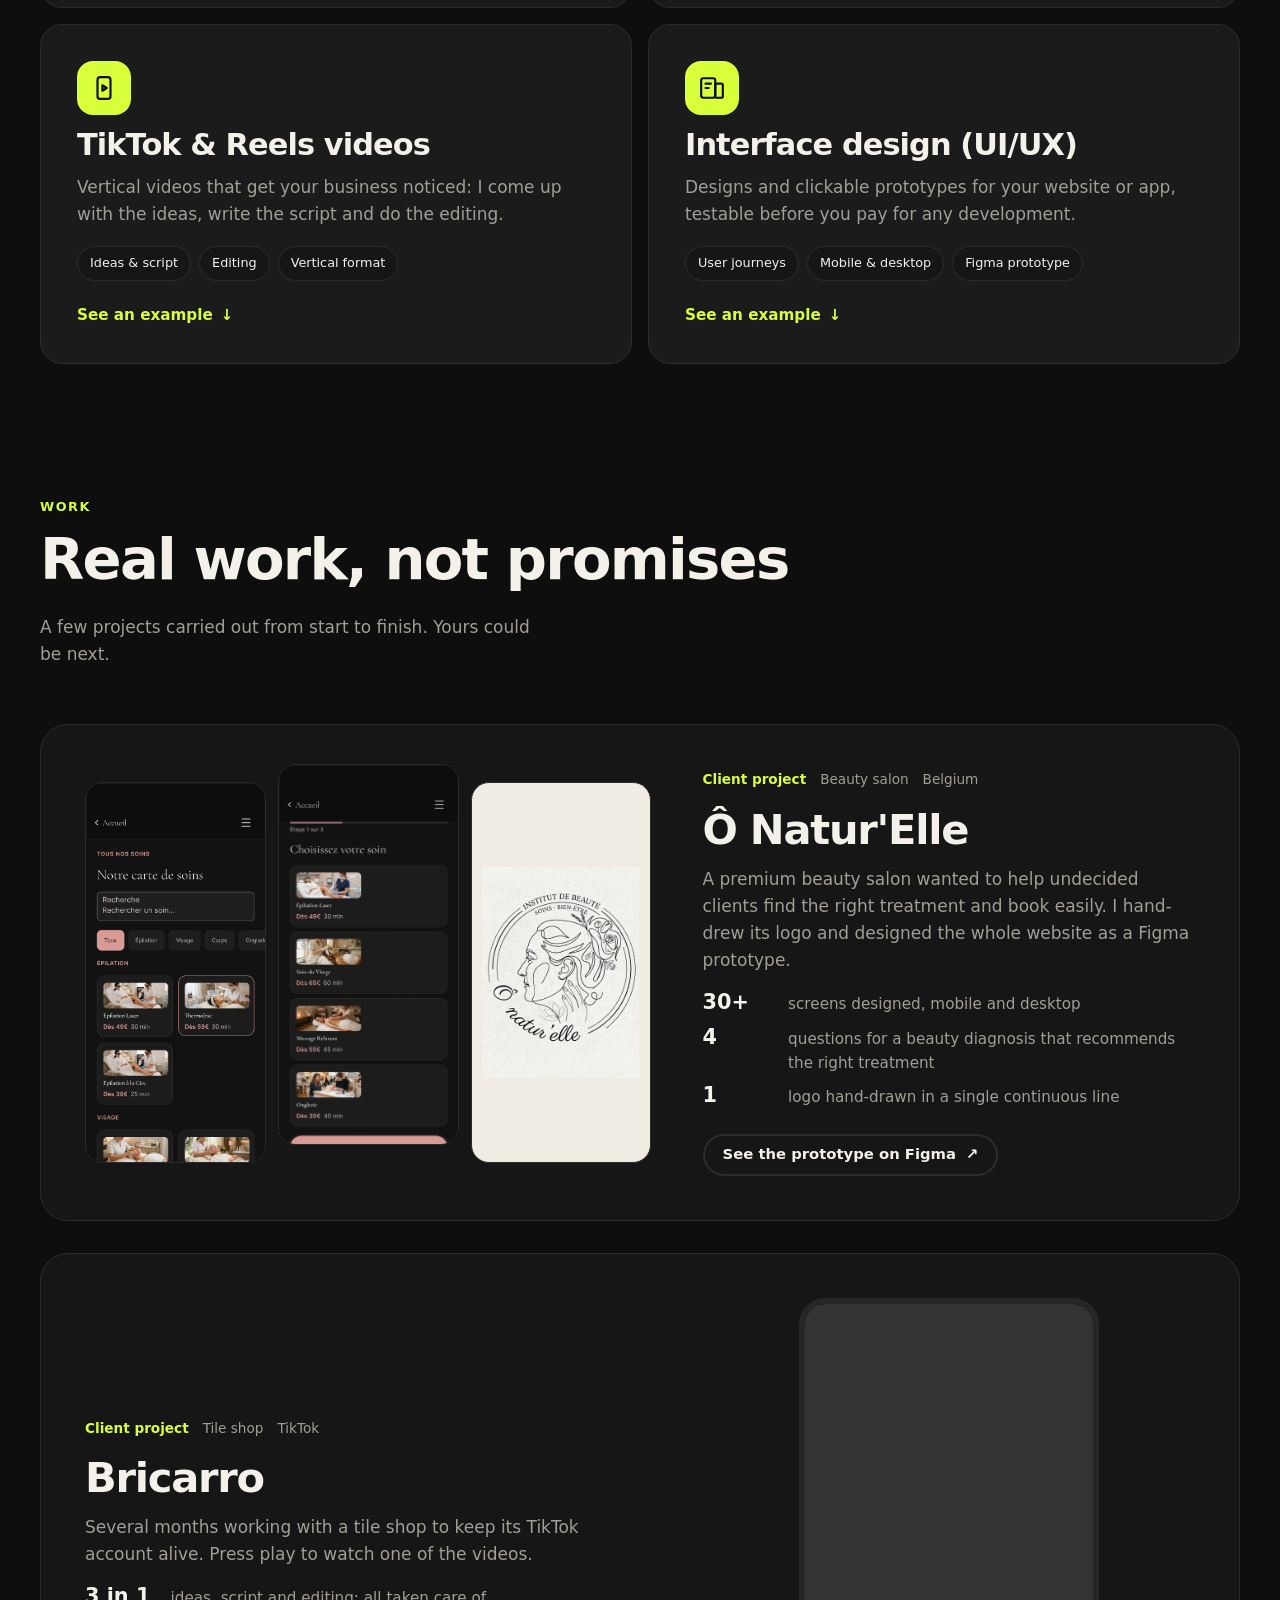
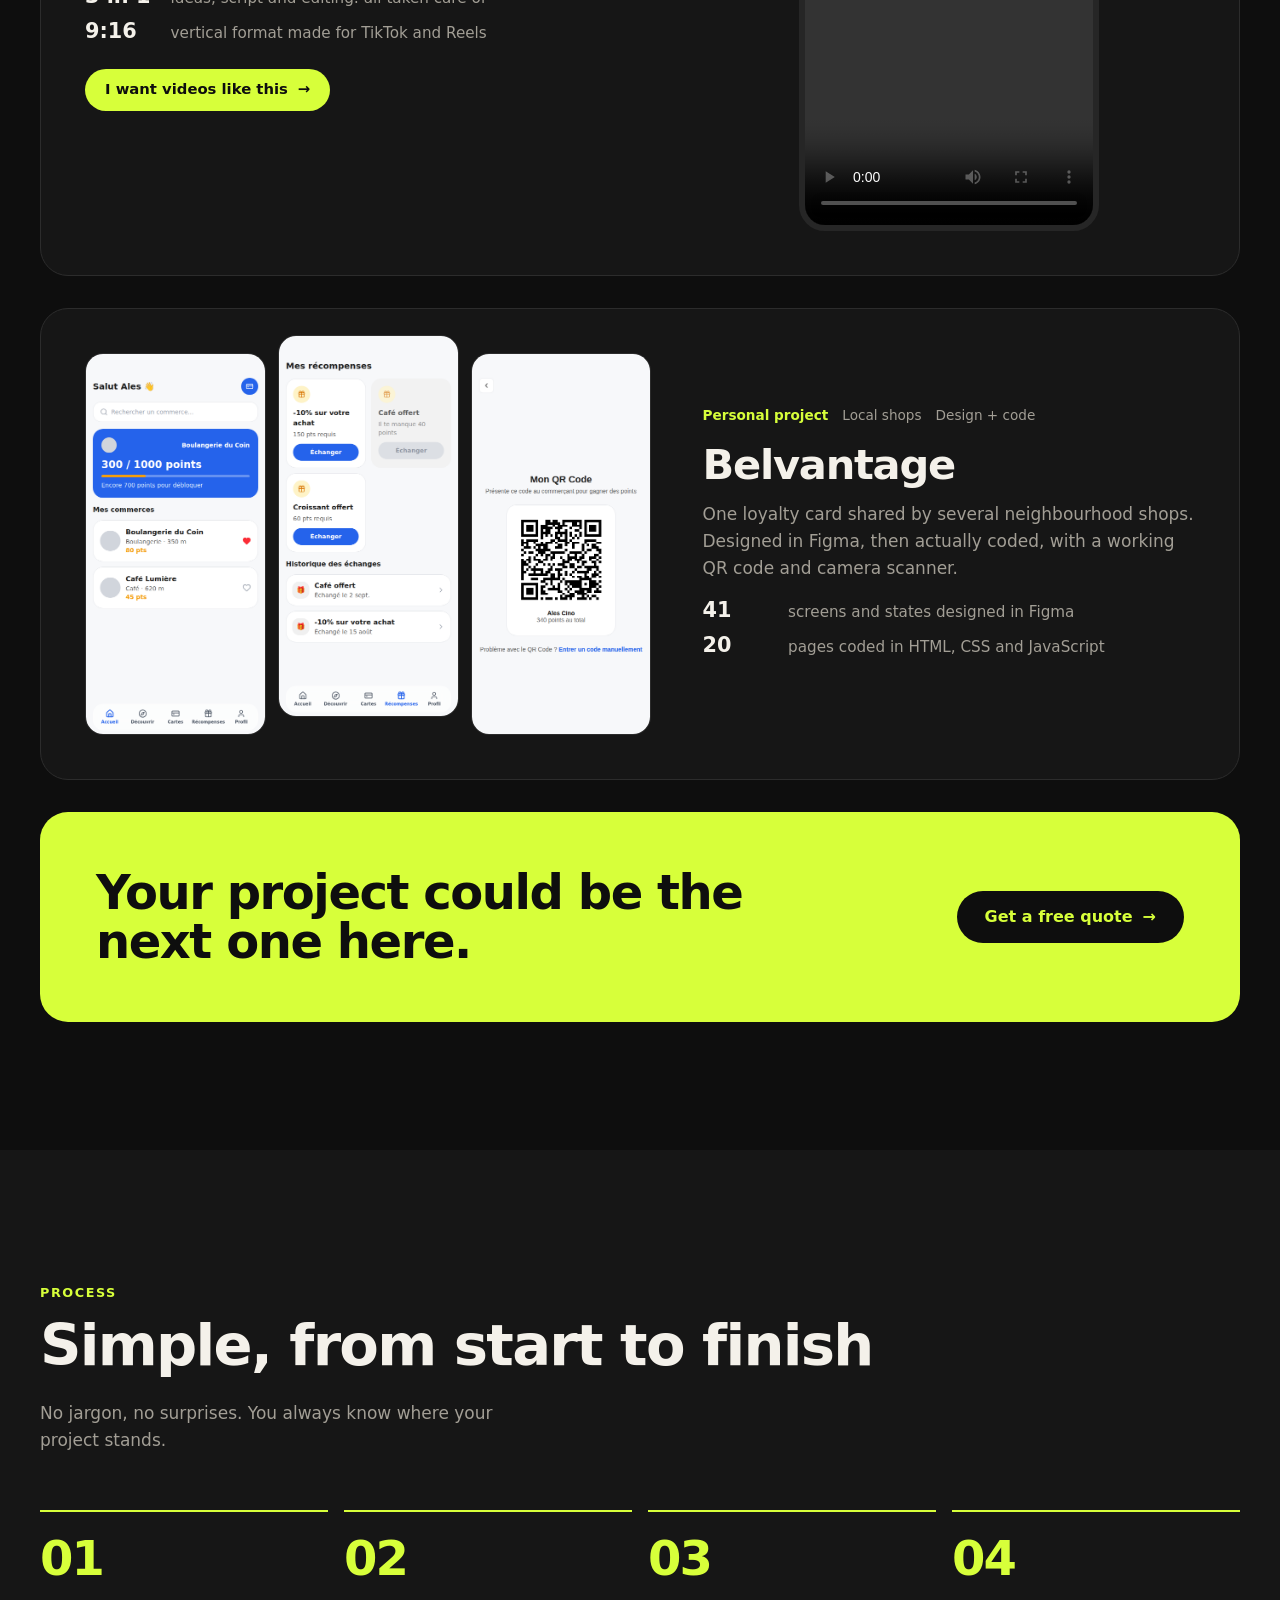
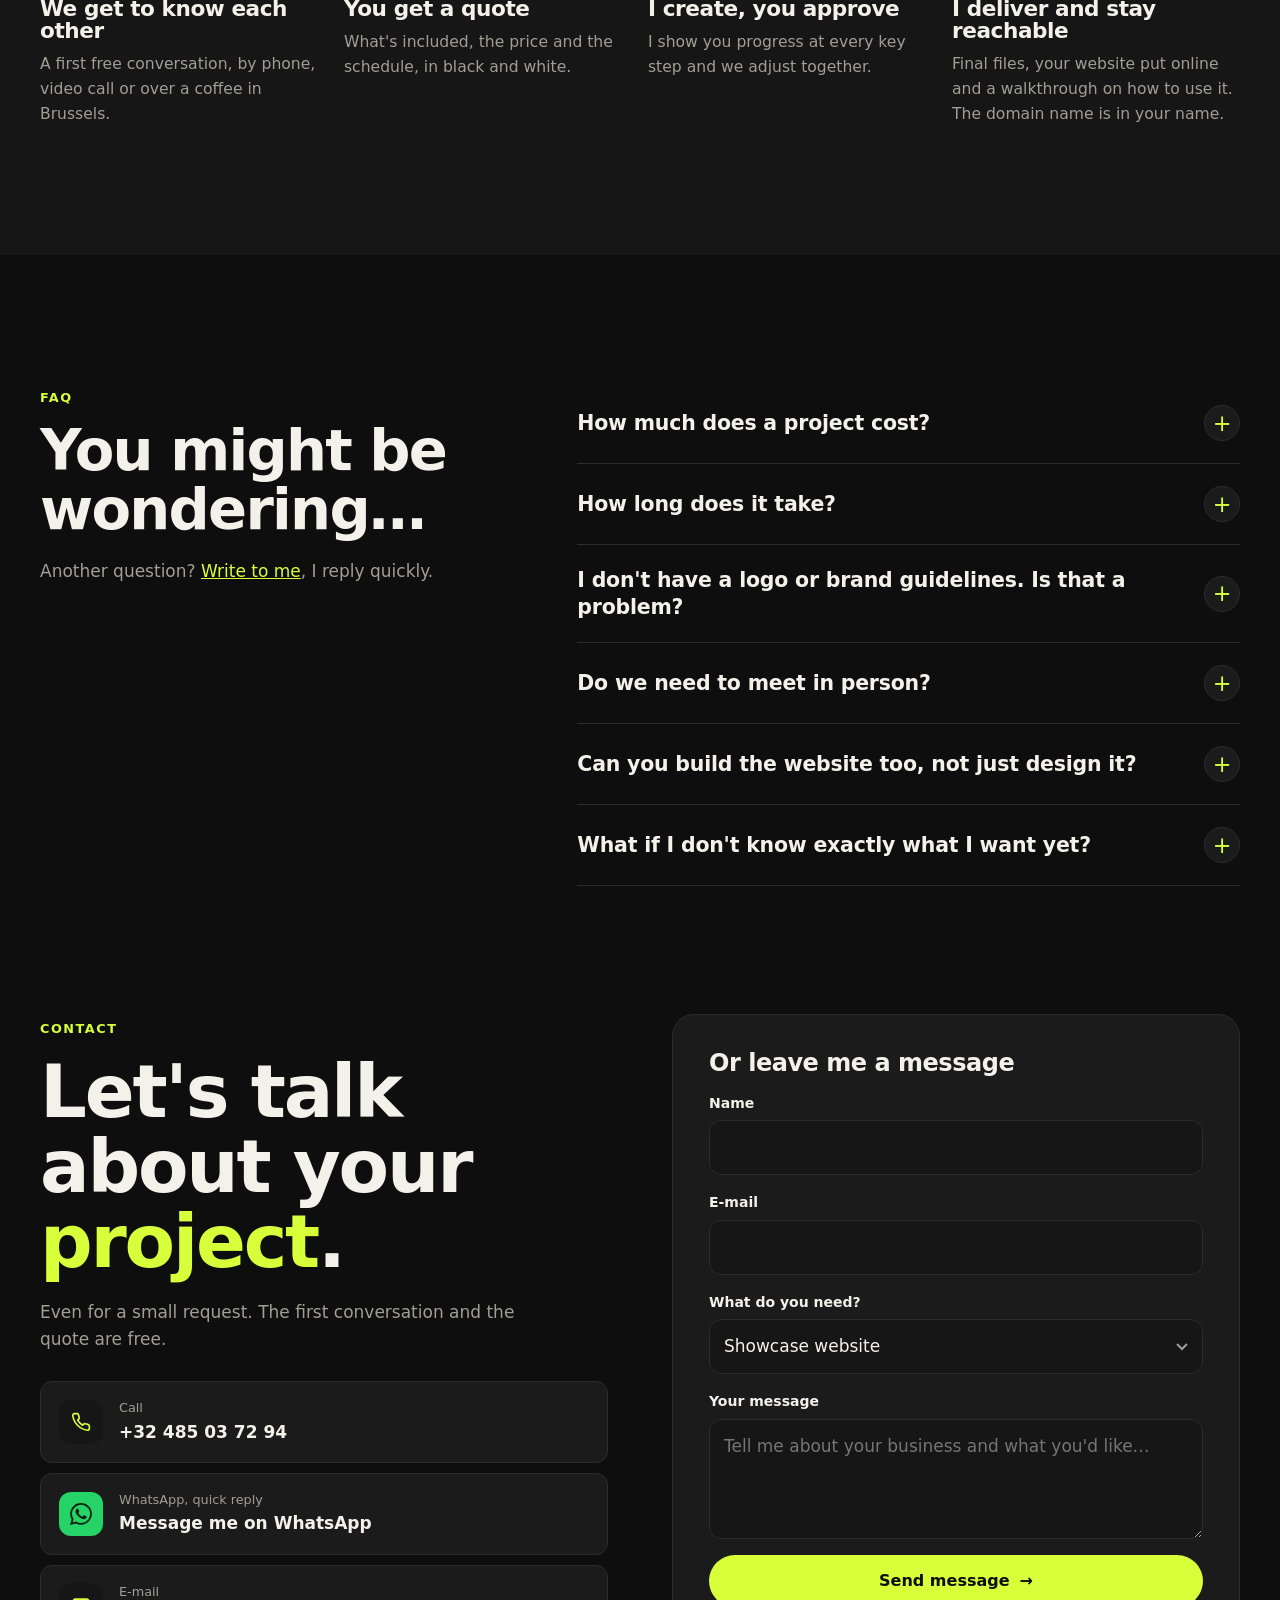
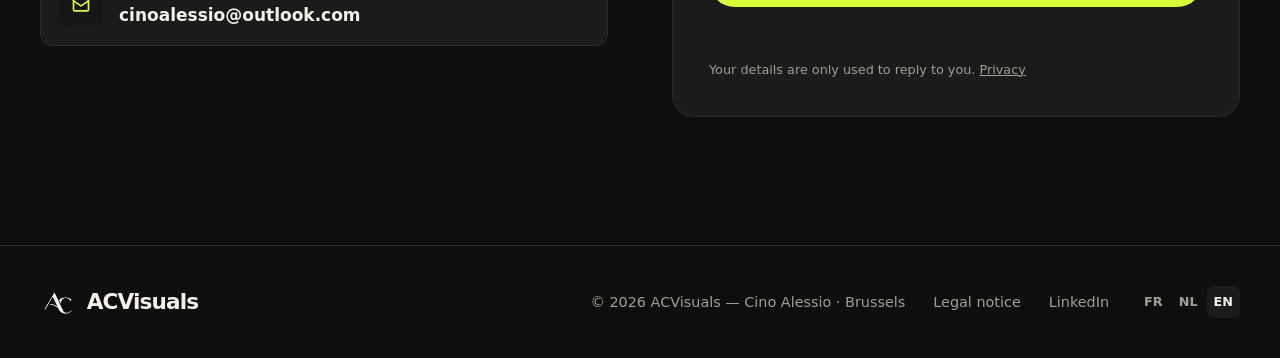
<file: en/index.html>
<!DOCTYPE html>
<html lang="en">
<head>
<meta charset="UTF-8">
<meta name="viewport" content="width=device-width, initial-scale=1.0, viewport-fit=cover">
<title>ACVisuals — Websites, logos &amp; videos in Brussels</title>
<meta name="description" content="ACVisuals, a design studio in Brussels: showcase websites, logos and visual identity, TikTok and Reels videos, interface design. For freelancers and small businesses. Free quote.">
<meta name="robots" content="index, follow">
<meta name="color-scheme" content="dark">
<meta name="theme-color" content="#0E0E0E">
<meta http-equiv="Content-Security-Policy" content="default-src 'self'; script-src 'self'; style-src 'self' 'unsafe-inline' https://fonts.googleapis.com; font-src https://fonts.gstatic.com; img-src 'self' data:; media-src 'self'; connect-src https://api.web3forms.com; object-src 'none'; base-uri 'self'; form-action 'self';">
<meta name="referrer" content="strict-origin-when-cross-origin">
<link rel="canonical" href="https://alessio29-git.github.io/ACVisuals/en/">
<link rel="alternate" hreflang="fr" href="https://alessio29-git.github.io/ACVisuals/">
<link rel="alternate" hreflang="nl" href="https://alessio29-git.github.io/ACVisuals/nl/">
<link rel="alternate" hreflang="en" href="https://alessio29-git.github.io/ACVisuals/en/">
<link rel="alternate" hreflang="x-default" href="https://alessio29-git.github.io/ACVisuals/">
<meta property="og:title" content="ACVisuals — Websites, logos &amp; videos in Brussels">
<meta property="og:description" content="Websites, logos, TikTok videos and interfaces for freelancers and small businesses. One point of contact, from idea to launch. Free quote.">
<meta property="og:type" content="website">
<meta property="og:url" content="https://alessio29-git.github.io/ACVisuals/en/">
<meta property="og:image" content="https://alessio29-git.github.io/ACVisuals/img/og-logo.png">
<meta property="og:image:width" content="1200">
<meta property="og:image:height" content="630">
<meta property="og:image:alt" content="Logo AC — ACVisuals">
<meta property="og:locale" content="en_GB">
<meta name="twitter:card" content="summary_large_image">
<meta name="twitter:image" content="https://alessio29-git.github.io/ACVisuals/img/og-logo.png">
<link rel="icon" href="../favicon.svg" type="image/svg+xml">
<script type="application/ld+json">
{
  "@context": "https://schema.org",
  "@type": "ProfessionalService",
  "name": "ACVisuals",
  "description": "Showcase websites, logos and visual identity, social media videos and interface design. Based in Brussels, on site or remote.",
  "url": "https://alessio29-git.github.io/ACVisuals/",
  "telephone": "+32485037294",
  "email": "cinoalessio@outlook.com",
  "image": "https://alessio29-git.github.io/ACVisuals/img/og-logo.png",
  "address": { "@type": "PostalAddress", "addressLocality": "Brussels", "addressCountry": "BE" },
  "areaServed": { "@type": "City", "name": "Brussels" },
  "founder": { "@type": "Person", "name": "Cino Alessio" },
  "sameAs": ["https://www.linkedin.com/in/alessio-cino-a7abaa321"]
}
</script>
<link rel="preconnect" href="https://fonts.googleapis.com">
<link rel="preconnect" href="https://fonts.gstatic.com" crossorigin>
<link href="https://fonts.googleapis.com/css2?family=Bricolage+Grotesque:opsz,wght@12..96,500..800&family=Inter:wght@400;500;600&display=swap" rel="stylesheet">
<link rel="stylesheet" href="../ac.css">
</head>
<body>
<a class="skip" href="#main">Skip to content</a>

<header class="header">
  <div class="wrap">
    <a href="#top" class="brand" aria-label="ACVisuals — back to top">
      <img src="../img/ac-logo.png" width="573" height="468" alt="">
      <span>ACVisuals</span>
    </a>
    <nav class="nav" aria-label="Main navigation">
      <a href="#services">Services</a>
      <a href="#realisations">Work</a>
      <a href="#methode">Process</a>
      <a href="#faq">FAQ</a>
      <a href="#contact">Contact</a>
    </nav>
    <nav class="langs" aria-label="Langue · Taal · Language">
      <a href="../index.html" hreflang="fr" lang="fr">FR</a>
      <a href="../nl/index.html" hreflang="nl" lang="nl">NL</a>
      <a href="../en/index.html" hreflang="en" lang="en" aria-current="page">EN</a>
    </nav>
    <a href="#contact" class="btn btn-accent btn-sm">Free quote</a>
    <button type="button" class="burger" aria-expanded="false" aria-controls="mMenu" aria-label="Open menu" data-open="Open menu" data-close="Close menu">
      <span></span><span></span><span></span>
    </button>
  </div>
</header>

<div class="m-menu" id="mMenu" aria-hidden="true">
  <ol>
    <li><a href="#services">Services</a></li>
    <li><a href="#realisations">Work</a></li>
    <li><a href="#methode">Process</a></li>
    <li><a href="#faq">FAQ</a></li>
    <li><a href="#contact">Contact</a></li>
  </ol>
  <div class="m-actions">
    <a href="#contact" class="btn btn-accent">Get a free quote</a>
    <a href="tel:+32485037294" class="btn btn-line">Call +32 485 03 72 94</a>
    <a href="https://wa.me/32485037294?text=Hi%20Cino%2C%20I%27m%20contacting%20you%20from%20ACVisuals%20about%20a%20project." class="btn btn-wa" target="_blank" rel="noopener noreferrer">Message on WhatsApp</a>
  </div>
  <nav class="langs" aria-label="Langue · Taal · Language">
    <a href="../index.html" hreflang="fr" lang="fr">FR</a>
    <a href="../nl/index.html" hreflang="nl" lang="nl">NL</a>
    <a href="../en/index.html" hreflang="en" lang="en" aria-current="page">EN</a>
  </nav>
</div>

<main id="main">

  <!-- ============ HERO ============ -->
  <section class="hero" id="top" aria-labelledby="hero-title">
    <div class="wrap">
      <div>
        <p class="tag"><span class="dot" aria-hidden="true"></span>Available for new projects · Brussels</p>
        <h1 id="hero-title">Visuals that make people <span class="mark">want</span> to choose you.</h1>
        <p class="hero-lede">Websites, logos, TikTok videos and interfaces for <strong>freelancers and small businesses</strong>. I'm Cino, a designer in Brussels: one point of contact, from first idea to launch.</p>
        <div class="ctas">
          <a href="#contact" class="btn btn-accent">Get a free quote <span class="arrow" aria-hidden="true">→</span></a>
          <a href="#realisations" class="btn btn-line">See my work</a>
        </div>
        <ul class="ticks">
          <li>Free, no-obligation quote</li>
          <li>Brussels or remote</li>
          <li>Quick reply</li>
        </ul>
      </div>

      <div class="collage" role="img" aria-label="Work samples: screens from Ô Natur'Elle and Belvantage">
        <div class="phone p1"><img src="../img/onaturelle-liste-soins.png" width="274" height="1400" alt=""></div>
        <div class="phone p2"><img src="../img/onaturelle-diagnostic.png" width="393" height="861" alt=""></div>
        <div class="phone p3"><img src="../img/fidelite-accueil.png" width="420" height="900" alt=""></div>
        <span class="sticker">Designed by ACVisuals<small>Ô Natur'Elle · Belvantage</small></span>
      </div>
    </div>
  </section>

  <div class="band" aria-hidden="true">
    <div class="band-track">
      <span>Websites</span><span>Logos</span><span>TikTok &amp; Reels videos</span><span>Interface design</span><span>Visual identity</span><span>Brussels</span>
    </div>
  </div>

  <!-- ============ SERVICES ============ -->
  <section class="sec" id="services" aria-labelledby="services-title">
    <div class="wrap">
      <div class="sec-head rv">
        <div>
          <span class="kicker">Services</span>
          <h2 id="services-title">What I do for you</h2>
        </div>
        <p class="sec-intro">You run a business, I help you show it at its best. Each service can be booked on its own or combined.</p>
      </div>

      <ul class="services">
        <li class="svc rv">
          <span class="svc-ico" aria-hidden="true"><svg width="26" height="26" viewBox="0 0 24 24" fill="none" stroke="currentColor" stroke-width="2" stroke-linecap="round" stroke-linejoin="round"><rect x="3" y="4" width="18" height="16" rx="2"/><path d="M3 9h18M7 6.5h.01M10 6.5h.01"/></svg></span>
          <h3>Showcase website</h3>
          <p>A fast, clear website that works perfectly on phones, to present your business and get customers to contact you.</p>
          <ul class="chips"><li>Custom design</li><li>Hand-coded</li><li>Launched online</li></ul>
          <a href="#w-onaturelle" class="svc-link">See an example <span class="arrow" aria-hidden="true">↓</span></a>
        </li>
        <li class="svc rv rv-d1">
          <span class="svc-ico" aria-hidden="true"><svg width="26" height="26" viewBox="0 0 24 24" fill="none" stroke="currentColor" stroke-width="2" stroke-linecap="round" stroke-linejoin="round"><path d="M12 19l7-7 3 3-7 7-3-3z"/><path d="M18 13l-1.5-7.5L2 2l3.5 14.5L13 18l5-5z"/><path d="M2 2l7.6 7.6"/><circle cx="11" cy="11" r="2"/></svg></span>
          <h3>Logo &amp; visual identity</h3>
          <p>A logo that feels like you, with the colours and fonts to match. Designed for your shop sign, social media, website and business cards.</p>
          <ul class="chips"><li>Logo</li><li>Colours &amp; fonts</li><li>Applications</li></ul>
          <a href="#w-onaturelle" class="svc-link">See an example <span class="arrow" aria-hidden="true">↓</span></a>
        </li>
        <li class="svc rv">
          <span class="svc-ico" aria-hidden="true"><svg width="26" height="26" viewBox="0 0 24 24" fill="none" stroke="currentColor" stroke-width="2" stroke-linecap="round" stroke-linejoin="round"><rect x="6" y="2" width="12" height="20" rx="2.5"/><path d="M10.5 9.5v5l4-2.5-4-2.5z"/></svg></span>
          <h3>TikTok &amp; Reels videos</h3>
          <p>Vertical videos that get your business noticed: I come up with the ideas, write the script and do the editing.</p>
          <ul class="chips"><li>Ideas &amp; script</li><li>Editing</li><li>Vertical format</li></ul>
          <a href="#w-bricarro" class="svc-link">See an example <span class="arrow" aria-hidden="true">↓</span></a>
        </li>
        <li class="svc rv rv-d1">
          <span class="svc-ico" aria-hidden="true"><svg width="26" height="26" viewBox="0 0 24 24" fill="none" stroke="currentColor" stroke-width="2" stroke-linecap="round" stroke-linejoin="round"><rect x="2" y="3" width="13" height="18" rx="2"/><rect x="15" y="8" width="7" height="13" rx="1.5"/><path d="M6 8h5M6 12h3"/></svg></span>
          <h3>Interface design (UI/UX)</h3>
          <p>Designs and clickable prototypes for your website or app, testable before you pay for any development.</p>
          <ul class="chips"><li>User journeys</li><li>Mobile &amp; desktop</li><li>Figma prototype</li></ul>
          <a href="#w-belvantage" class="svc-link">See an example <span class="arrow" aria-hidden="true">↓</span></a>
        </li>
      </ul>
    </div>
  </section>

  <!-- ============ RÉALISATIONS ============ -->
  <section class="sec sec-flush" id="realisations" aria-labelledby="work-title">
    <div class="wrap">
      <div class="sec-head rv">
        <div>
          <span class="kicker">Work</span>
          <h2 id="work-title">Real work, not promises</h2>
        </div>
        <p class="sec-intro">A few projects carried out from start to finish. Yours could be next.</p>
      </div>

      <div class="works">
        <article class="work rv" id="w-onaturelle">
          <div class="work-media">
            <div class="shot"><img src="../img/onaturelle-liste-soins.png" width="274" height="1400" loading="lazy" alt="Ô Natur'Elle — treatment menu"></div>
            <div class="shot"><img src="../img/onaturelle-reservation.png" width="366" height="900" loading="lazy" alt="Ô Natur'Elle — 3-step booking"></div>
            <div class="shot logo"><img src="../img/onaturelle-logo.jpeg" width="768" height="1024" loading="lazy" alt="Ô Natur'Elle logo, hand-drawn"></div>
          </div>
          <div>
            <p class="work-meta"><span>Client project</span><span>Beauty salon</span><span>Belgium</span></p>
            <h3>Ô Natur'Elle</h3>
            <p>A premium beauty salon wanted to help undecided clients find the right treatment and book easily. I hand-drew its logo and designed the whole website as a Figma prototype.</p>
            <ul class="facts">
              <li><b>30+</b><span>screens designed, mobile and desktop</span></li>
              <li><b>4</b><span>questions for a beauty diagnosis that recommends the right treatment</span></li>
              <li><b>1</b><span>logo hand-drawn in a single continuous line</span></li>
            </ul>
            <a class="btn btn-line btn-sm" href="https://www.figma.com/design/KevVuUXGlGFfTYBVmaRjBL/%C3%94-Natur-Elle?node-id=644-162&amp;t=nJcHRwKrs1C71wnm-0" target="_blank" rel="noopener noreferrer">See the prototype on Figma <span class="arrow" aria-hidden="true">↗</span></a>
          </div>
        </article>

        <article class="work flip rv" id="w-bricarro">
          <div class="work-media">
            <div class="video-phone">
              <video controls preload="metadata" playsinline aria-label="TikTok video made for Bricarro, a tile shop">
                <source src="../video/bricarro.mp4#t=0.5" type="video/mp4">
              </video>
            </div>
          </div>
          <div>
            <p class="work-meta"><span>Client project</span><span>Tile shop</span><span>TikTok</span></p>
            <h3>Bricarro</h3>
            <p>Several months working with a tile shop to keep its TikTok account alive. Press play to watch one of the videos.</p>
            <ul class="facts">
              <li><b>3&nbsp;in&nbsp;1</b><span>ideas, script and editing: all taken care of</span></li>
              <li><b>9:16</b><span>vertical format made for TikTok and Reels</span></li>
            </ul>
            <a class="btn btn-accent btn-sm" href="#contact">I want videos like this <span class="arrow" aria-hidden="true">→</span></a>
          </div>
        </article>

        <article class="work rv" id="w-belvantage">
          <div class="work-media">
            <div class="shot"><img src="../img/fidelite-accueil.png" width="420" height="900" loading="lazy" alt="Belvantage — app home screen"></div>
            <div class="shot"><img src="../img/fidelite-recompenses.png" width="420" height="900" loading="lazy" alt="Belvantage — rewards screen"></div>
            <div class="shot"><img src="../img/fidelite-qrcode.png" width="420" height="900" loading="lazy" alt="Belvantage — loyalty QR code"></div>
          </div>
          <div>
            <p class="work-meta"><span>Personal project</span><span>Local shops</span><span>Design + code</span></p>
            <h3>Belvantage</h3>
            <p>One loyalty card shared by several neighbourhood shops. Designed in Figma, then actually coded, with a working QR code and camera scanner.</p>
            <ul class="facts">
              <li><b>41</b><span>screens and states designed in Figma</span></li>
              <li><b>20</b><span>pages coded in HTML, CSS and JavaScript</span></li>
            </ul>
          </div>
        </article>
      </div>

      <div class="cta-band rv">
        <h2>Your project could be the next one here.</h2>
        <a href="#contact" class="btn btn-dark">Get a free quote <span class="arrow" aria-hidden="true">→</span></a>
      </div>
    </div>
  </section>

  <!-- ============ MÉTHODE ============ -->
  <section class="sec sec-alt" id="methode" aria-labelledby="method-title">
    <div class="wrap">
      <div class="sec-head rv">
        <div>
          <span class="kicker">Process</span>
          <h2 id="method-title">Simple, from start to finish</h2>
        </div>
        <p class="sec-intro">No jargon, no surprises. You always know where your project stands.</p>
      </div>
      <ol class="steps">
        <li class="step"><h3>We get to know each other</h3><p>A first free conversation, by phone, video call or over a coffee in Brussels.</p></li>
        <li class="step"><h3>You get a quote</h3><p>What's included, the price and the schedule, in black and white.</p></li>
        <li class="step"><h3>I create, you approve</h3><p>I show you progress at every key step and we adjust together.</p></li>
        <li class="step"><h3>I deliver and stay reachable</h3><p>Final files, your website put online and a walkthrough on how to use it. The domain name is in your name.</p></li>
      </ol>
    </div>
  </section>

  <!-- ============ FAQ ============ -->
  <section class="sec" id="faq" aria-labelledby="faq-title">
    <div class="wrap faq">
      <div class="rv">
        <span class="kicker">FAQ</span>
        <h2 id="faq-title">You might be wondering…</h2>
        <p class="sec-intro faq-more">Another question? <a href="#contact">Write to me</a>, I reply quickly.</p>
      </div>
      <div class="faq-list rv rv-d1">
        <details><summary>How much does a project cost?</summary><p>It depends on what you need: a logo isn't priced like a full website. After a first free conversation, I send you a clear, detailed, no-obligation quote.</p></details>
        <details><summary>How long does it take?</summary><p>We set the schedule together in the quote, based on the size of the project and your constraints. You know from the start when you'll get what.</p></details>
        <details><summary>I don't have a logo or brand guidelines. Is that a problem?</summary><p>Not at all. I can create your visual identity before the website, so everything fits together from day one.</p></details>
        <details><summary>Do we need to meet in person?</summary><p>Whatever you prefer. We can meet in and around Brussels, or do everything remotely: phone, WhatsApp or video call.</p></details>
        <details><summary>Can you build the website too, not just design it?</summary><p>Yes for showcase websites, which I code myself. For a more complex app, I prepare the designs and a prototype ready to hand over to a developer.</p></details>
        <details><summary>What if I don't know exactly what I want yet?</summary><p>That's exactly where I start. We begin with your business and your customers, and build the right solution together.</p></details>
      </div>
    </div>
  </section>

  <!-- ============ CONTACT ============ -->
  <section class="sec sec-flush" id="contact" aria-labelledby="contact-title">
    <div class="wrap contact">
      <div class="rv">
        <span class="kicker">Contact</span>
        <h2 id="contact-title">Let's talk about your <span class="hl">project</span>.</h2>
        <p class="contact-lede">Even for a small request. The first conversation and the quote are free.</p>
        <div class="direct">
          <a href="tel:+32485037294">
            <span class="ico" aria-hidden="true"><svg width="20" height="20" viewBox="0 0 24 24" fill="none" stroke="currentColor" stroke-width="2" stroke-linecap="round" stroke-linejoin="round"><path d="M22 16.9v3a2 2 0 0 1-2.2 2 19.8 19.8 0 0 1-8.6-3.1 19.5 19.5 0 0 1-6-6A19.8 19.8 0 0 1 2.1 4.2 2 2 0 0 1 4.1 2h3a2 2 0 0 1 2 1.7c.1.9.4 1.8.7 2.7a2 2 0 0 1-.5 2.1L8 9.8a16 16 0 0 0 6 6l1.3-1.3a2 2 0 0 1 2.1-.4c.9.3 1.8.6 2.7.7a2 2 0 0 1 1.7 2z"/></svg></span>
            <span><small>Call</small><strong>+32 485 03 72 94</strong></span>
          </a>
          <a href="https://wa.me/32485037294?text=Hi%20Cino%2C%20I%27m%20contacting%20you%20from%20ACVisuals%20about%20a%20project." target="_blank" rel="noopener noreferrer">
            <span class="ico wa" aria-hidden="true"><svg width="22" height="22" viewBox="0 0 24 24" fill="currentColor"><path d="M17.5 14.4c-.3-.1-1.8-.9-2-1-.3-.1-.5-.1-.7.1-.2.3-.8 1-.9 1.2-.2.2-.3.2-.6.1-.3-.1-1.3-.5-2.4-1.5-.9-.8-1.5-1.8-1.7-2.1-.2-.3 0-.5.1-.6l.4-.5c.2-.2.2-.3.3-.5.1-.2 0-.4 0-.5l-.9-2.2c-.2-.6-.5-.5-.7-.5h-.6c-.2 0-.5.1-.8.4-.3.3-1 1-1 2.5s1.1 2.9 1.2 3.1c.1.2 2.1 3.2 5.1 4.5.7.3 1.3.5 1.7.6.7.2 1.4.2 1.9.1.6-.1 1.8-.7 2-1.4.2-.7.2-1.3.2-1.4-.1-.1-.3-.2-.6-.3zM12 21.8a9.9 9.9 0 0 1-5-1.4l-.4-.2-3.7 1 1-3.6-.2-.4A9.9 9.9 0 1 1 12 21.8zm8.4-18.3A11.8 11.8 0 0 0 12 0C5.5 0 .2 5.3.2 11.9c0 2.1.5 4.1 1.6 5.9L0 24l6.3-1.7a11.9 11.9 0 0 0 5.7 1.4c6.6 0 11.9-5.3 11.9-11.9 0-3.2-1.2-6.2-3.5-8.3z"/></svg></span>
            <span><small>WhatsApp, quick reply</small><strong>Message me on WhatsApp</strong></span>
          </a>
          <a href="mailto:cinoalessio@outlook.com">
            <span class="ico" aria-hidden="true"><svg width="20" height="20" viewBox="0 0 24 24" fill="none" stroke="currentColor" stroke-width="2" stroke-linecap="round" stroke-linejoin="round"><rect x="3" y="5" width="18" height="14" rx="2"/><path d="m3 7 9 6 9-6"/></svg></span>
            <span><small>E-mail</small><strong>cinoalessio@outlook.com</strong></span>
          </a>
        </div>
      </div>

      <form class="form rv rv-d1" id="contactForm" novalidate
            data-sending="Sending…" data-ok="Thank you! Your message has been sent, I'll get back to you very soon."
            data-error="Oops, sending failed. Call me or message me on WhatsApp." data-invalid="Please fill in the required fields.">
        <h3>Or leave me a message</h3>
        <input type="hidden" name="access_key" value="6291c0f9-7ea4-4fd0-a6d5-e266edce60e7">
        <input type="hidden" name="subject" value="New message from ACVisuals (EN)">
        <input type="checkbox" name="botcheck" class="hp" tabindex="-1" autocomplete="off" aria-hidden="true">
        <div class="field"><label for="f-name">Name</label><input id="f-name" name="name" type="text" required autocomplete="name"></div>
        <div class="field"><label for="f-email">E-mail</label><input id="f-email" name="email" type="email" required autocomplete="email"></div>
        <div class="field"><label for="f-type">What do you need?</label>
          <select id="f-type" name="besoin">
            <option>Showcase website</option>
            <option>Logo / visual identity</option>
            <option>TikTok / Reels videos</option>
            <option>Interface design (UI/UX)</option>
            <option>I don't know yet</option>
          </select>
        </div>
        <div class="field"><label for="f-msg">Your message</label><textarea id="f-msg" name="message" required placeholder="Tell me about your business and what you'd like…"></textarea></div>
        <button type="submit" class="btn btn-accent">Send message <span class="arrow" aria-hidden="true">→</span></button>
        <p class="form-status" role="status" aria-live="polite"></p>
        <p class="form-privacy">Your details are only used to reply to you. <a href="mentions-legales.html#confidentialite">Privacy</a></p>
      </form>
    </div>
  </section>

</main>

<footer class="footer">
  <div class="wrap">
    <a href="#top" class="brand" aria-label="ACVisuals — back to top"><img src="../img/ac-logo.png" width="573" height="468" alt=""><span>ACVisuals</span></a>
    <p>© <span id="year">2026</span> ACVisuals — Cino Alessio · Brussels</p>
    <a href="mentions-legales.html">Legal notice</a>
    <a href="https://www.linkedin.com/in/alessio-cino-a7abaa321" target="_blank" rel="noopener noreferrer">LinkedIn</a>
    <nav class="langs" aria-label="Langue · Taal · Language">
      <a href="../index.html" hreflang="fr" lang="fr">FR</a>
      <a href="../nl/index.html" hreflang="nl" lang="nl">NL</a>
      <a href="../en/index.html" hreflang="en" lang="en" aria-current="page">EN</a>
    </nav>
  </div>
</footer>

<a href="https://wa.me/32485037294?text=Hi%20Cino%2C%20I%27m%20contacting%20you%20from%20ACVisuals%20about%20a%20project." class="wa-fab" target="_blank" rel="noopener noreferrer" aria-label="Message on WhatsApp">
  <svg width="28" height="28" viewBox="0 0 24 24" fill="currentColor" aria-hidden="true"><path d="M17.5 14.4c-.3-.1-1.8-.9-2-1-.3-.1-.5-.1-.7.1-.2.3-.8 1-.9 1.2-.2.2-.3.2-.6.1-.3-.1-1.3-.5-2.4-1.5-.9-.8-1.5-1.8-1.7-2.1-.2-.3 0-.5.1-.6l.4-.5c.2-.2.2-.3.3-.5.1-.2 0-.4 0-.5l-.9-2.2c-.2-.6-.5-.5-.7-.5h-.6c-.2 0-.5.1-.8.4-.3.3-1 1-1 2.5s1.1 2.9 1.2 3.1c.1.2 2.1 3.2 5.1 4.5.7.3 1.3.5 1.7.6.7.2 1.4.2 1.9.1.6-.1 1.8-.7 2-1.4.2-.7.2-1.3.2-1.4-.1-.1-.3-.2-.6-.3zM12 21.8a9.9 9.9 0 0 1-5-1.4l-.4-.2-3.7 1 1-3.6-.2-.4A9.9 9.9 0 1 1 12 21.8zm8.4-18.3A11.8 11.8 0 0 0 12 0C5.5 0 .2 5.3.2 11.9c0 2.1.5 4.1 1.6 5.9L0 24l6.3-1.7a11.9 11.9 0 0 0 5.7 1.4c6.6 0 11.9-5.3 11.9-11.9 0-3.2-1.2-6.2-3.5-8.3z"/></svg>
</a>

<div class="m-bar">
  <a href="#contact" class="btn btn-accent">Free quote</a>
  <a href="https://wa.me/32485037294?text=Hi%20Cino%2C%20I%27m%20contacting%20you%20from%20ACVisuals%20about%20a%20project." class="btn btn-wa" target="_blank" rel="noopener noreferrer" aria-label="Message on WhatsApp">
    <svg width="22" height="22" viewBox="0 0 24 24" fill="currentColor" aria-hidden="true"><path d="M17.5 14.4c-.3-.1-1.8-.9-2-1-.3-.1-.5-.1-.7.1-.2.3-.8 1-.9 1.2-.2.2-.3.2-.6.1-.3-.1-1.3-.5-2.4-1.5-.9-.8-1.5-1.8-1.7-2.1-.2-.3 0-.5.1-.6l.4-.5c.2-.2.2-.3.3-.5.1-.2 0-.4 0-.5l-.9-2.2c-.2-.6-.5-.5-.7-.5h-.6c-.2 0-.5.1-.8.4-.3.3-1 1-1 2.5s1.1 2.9 1.2 3.1c.1.2 2.1 3.2 5.1 4.5.7.3 1.3.5 1.7.6.7.2 1.4.2 1.9.1.6-.1 1.8-.7 2-1.4.2-.7.2-1.3.2-1.4-.1-.1-.3-.2-.6-.3zM12 21.8a9.9 9.9 0 0 1-5-1.4l-.4-.2-3.7 1 1-3.6-.2-.4A9.9 9.9 0 1 1 12 21.8zm8.4-18.3A11.8 11.8 0 0 0 12 0C5.5 0 .2 5.3.2 11.9c0 2.1.5 4.1 1.6 5.9L0 24l6.3-1.7a11.9 11.9 0 0 0 5.7 1.4c6.6 0 11.9-5.3 11.9-11.9 0-3.2-1.2-6.2-3.5-8.3z"/></svg>
  </a>
</div>

<script src="../ac.js"></script>
</body>
</html>
</file>
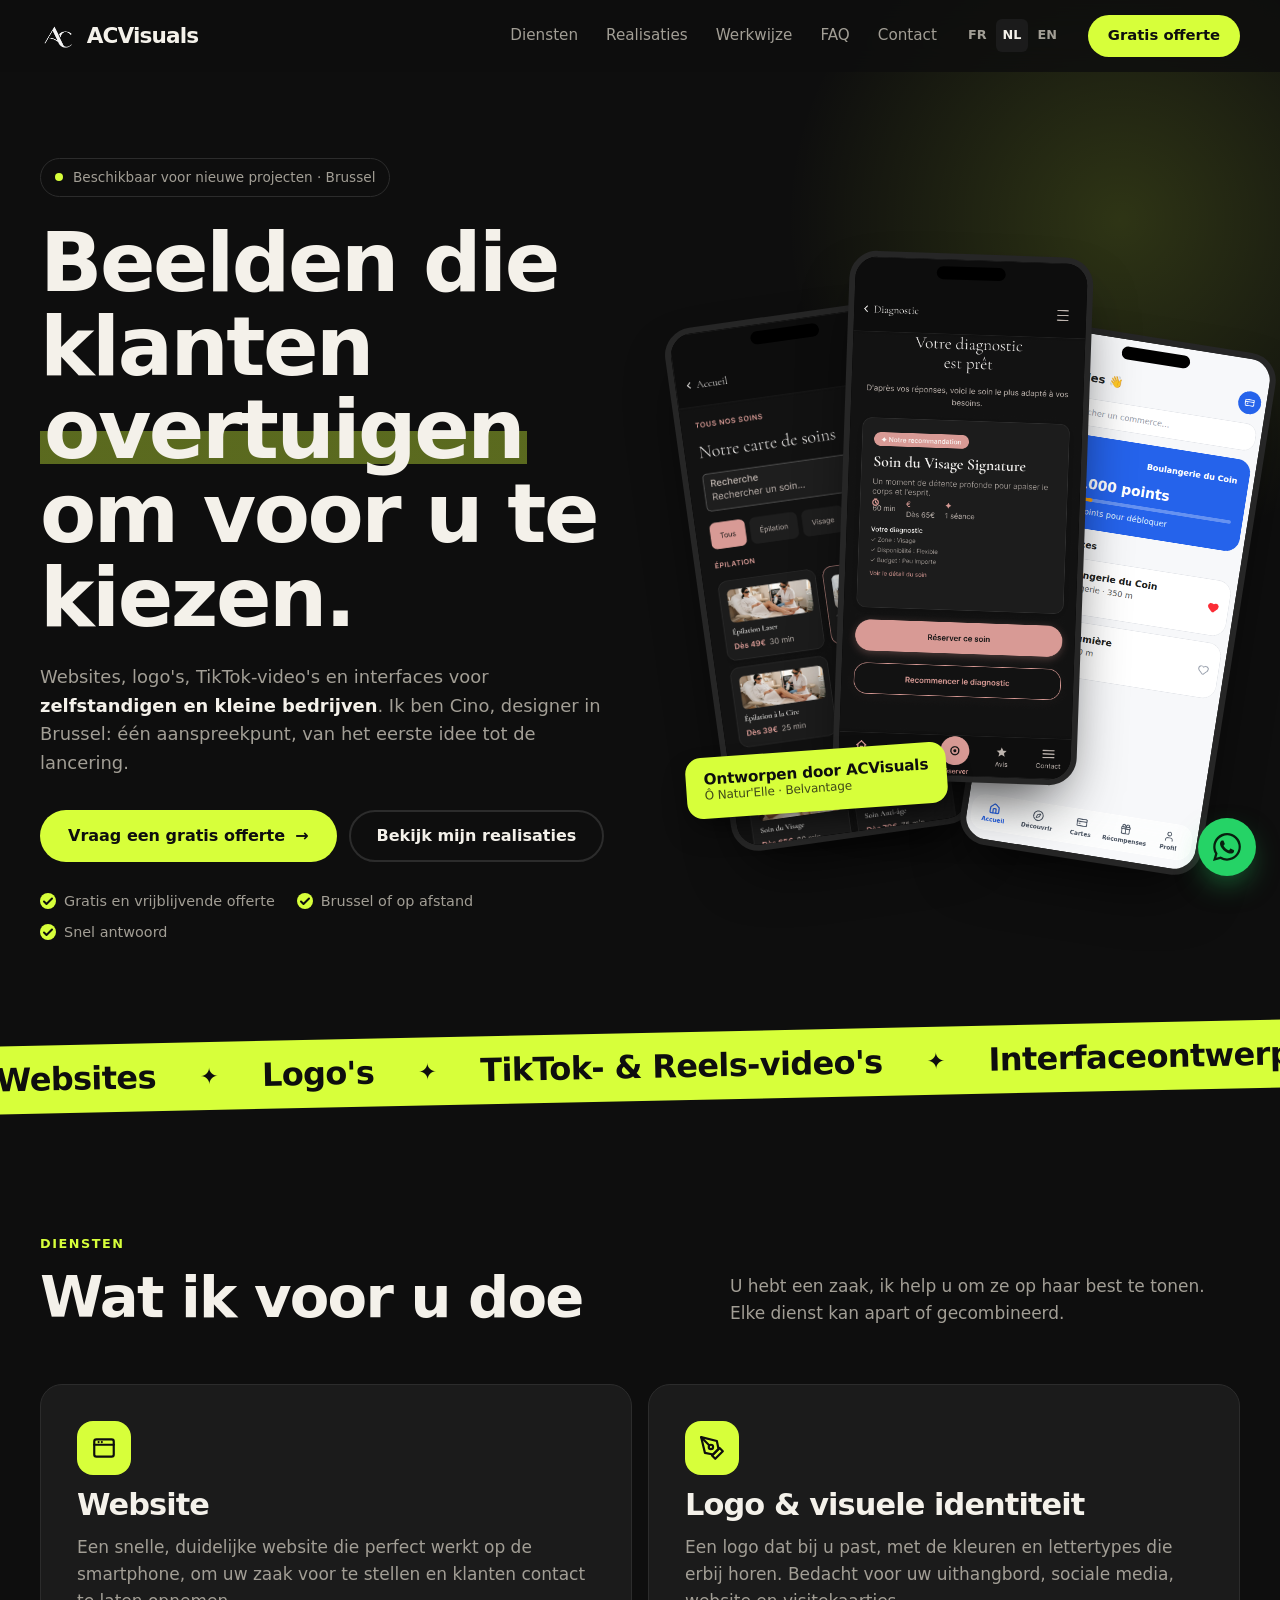
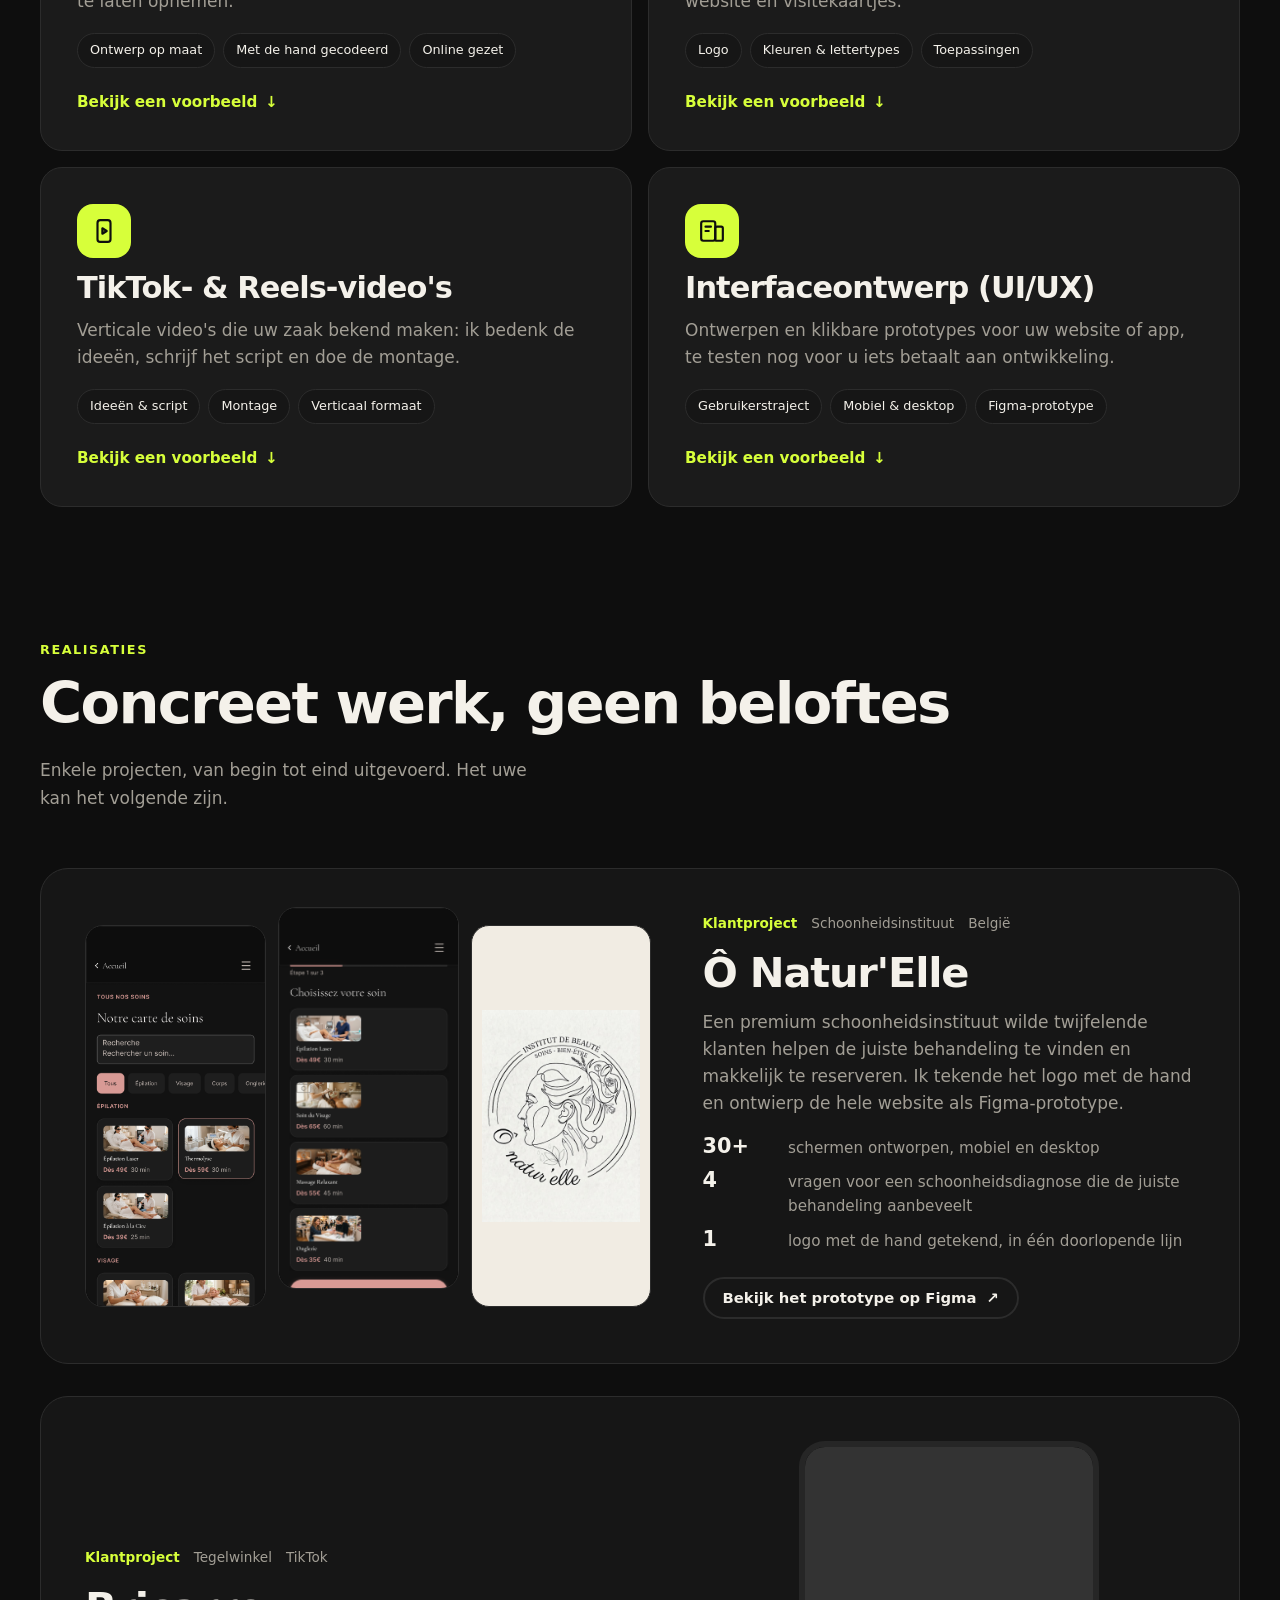
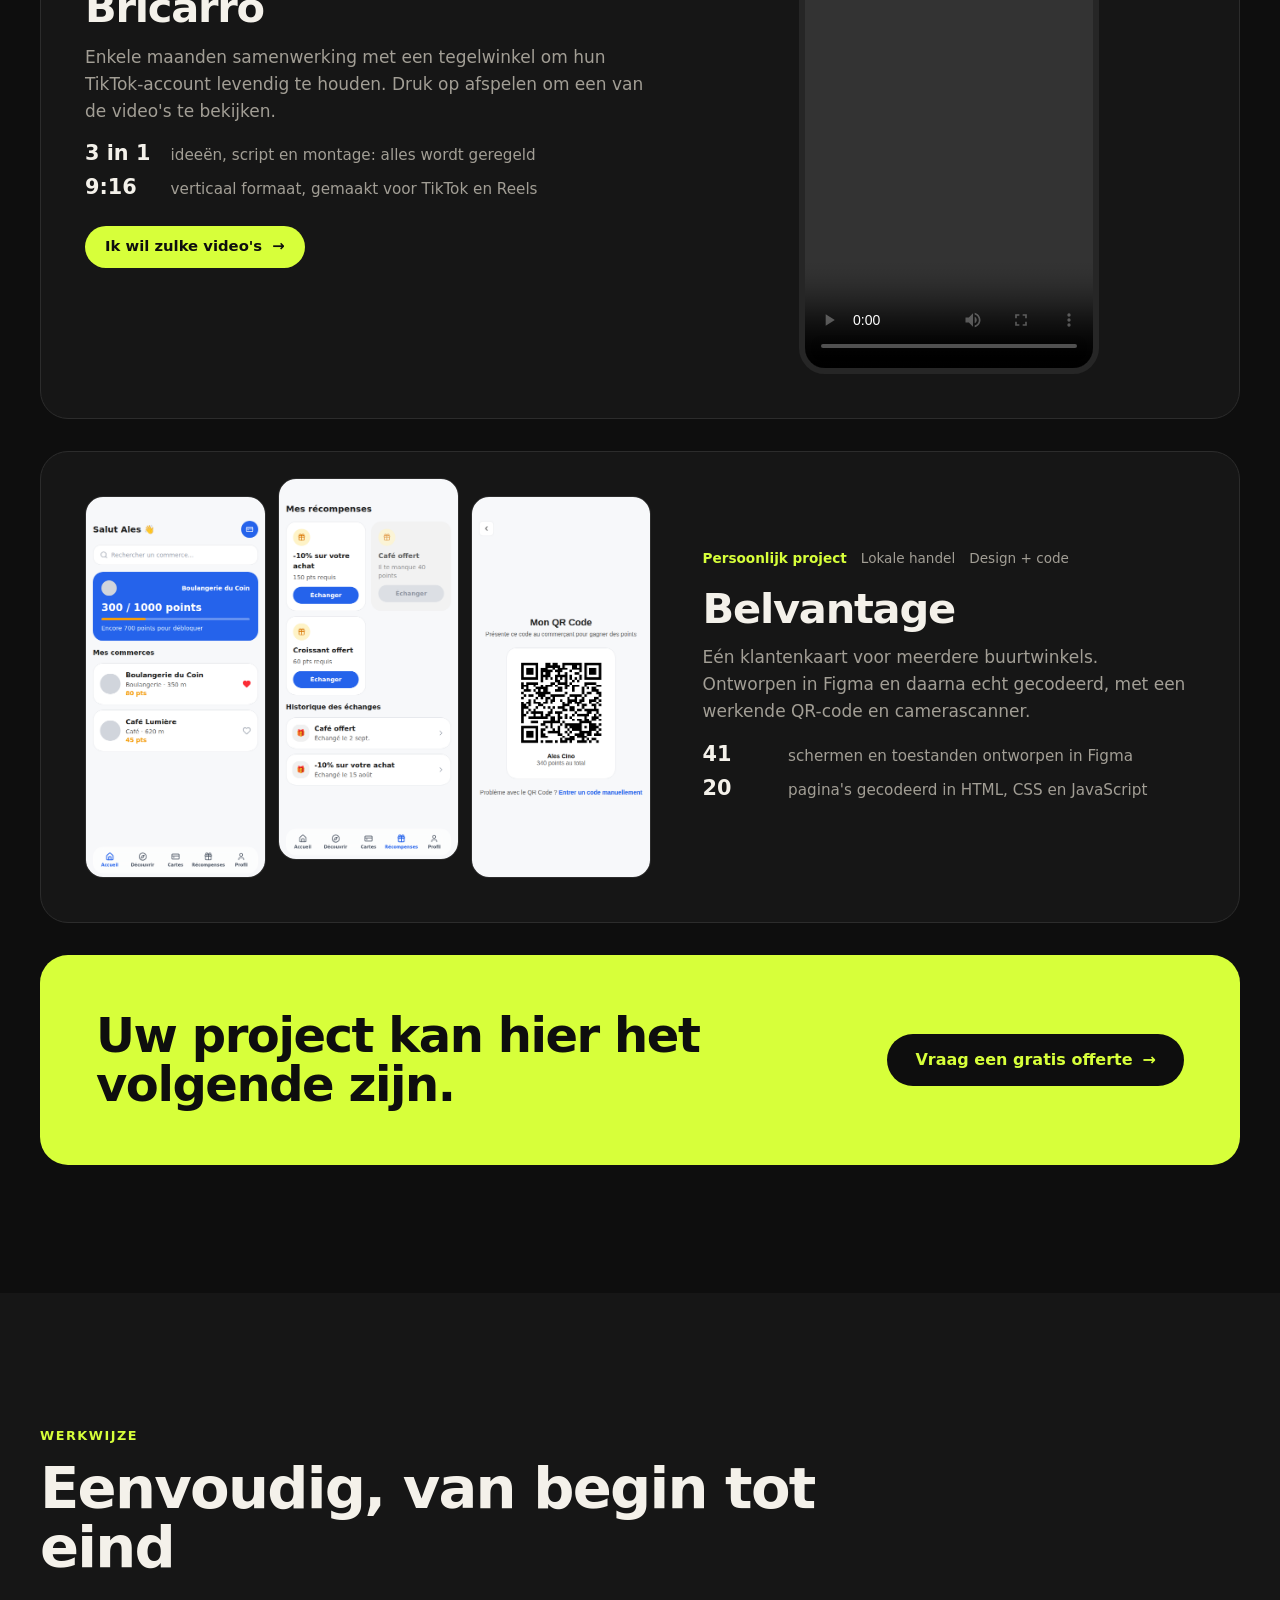
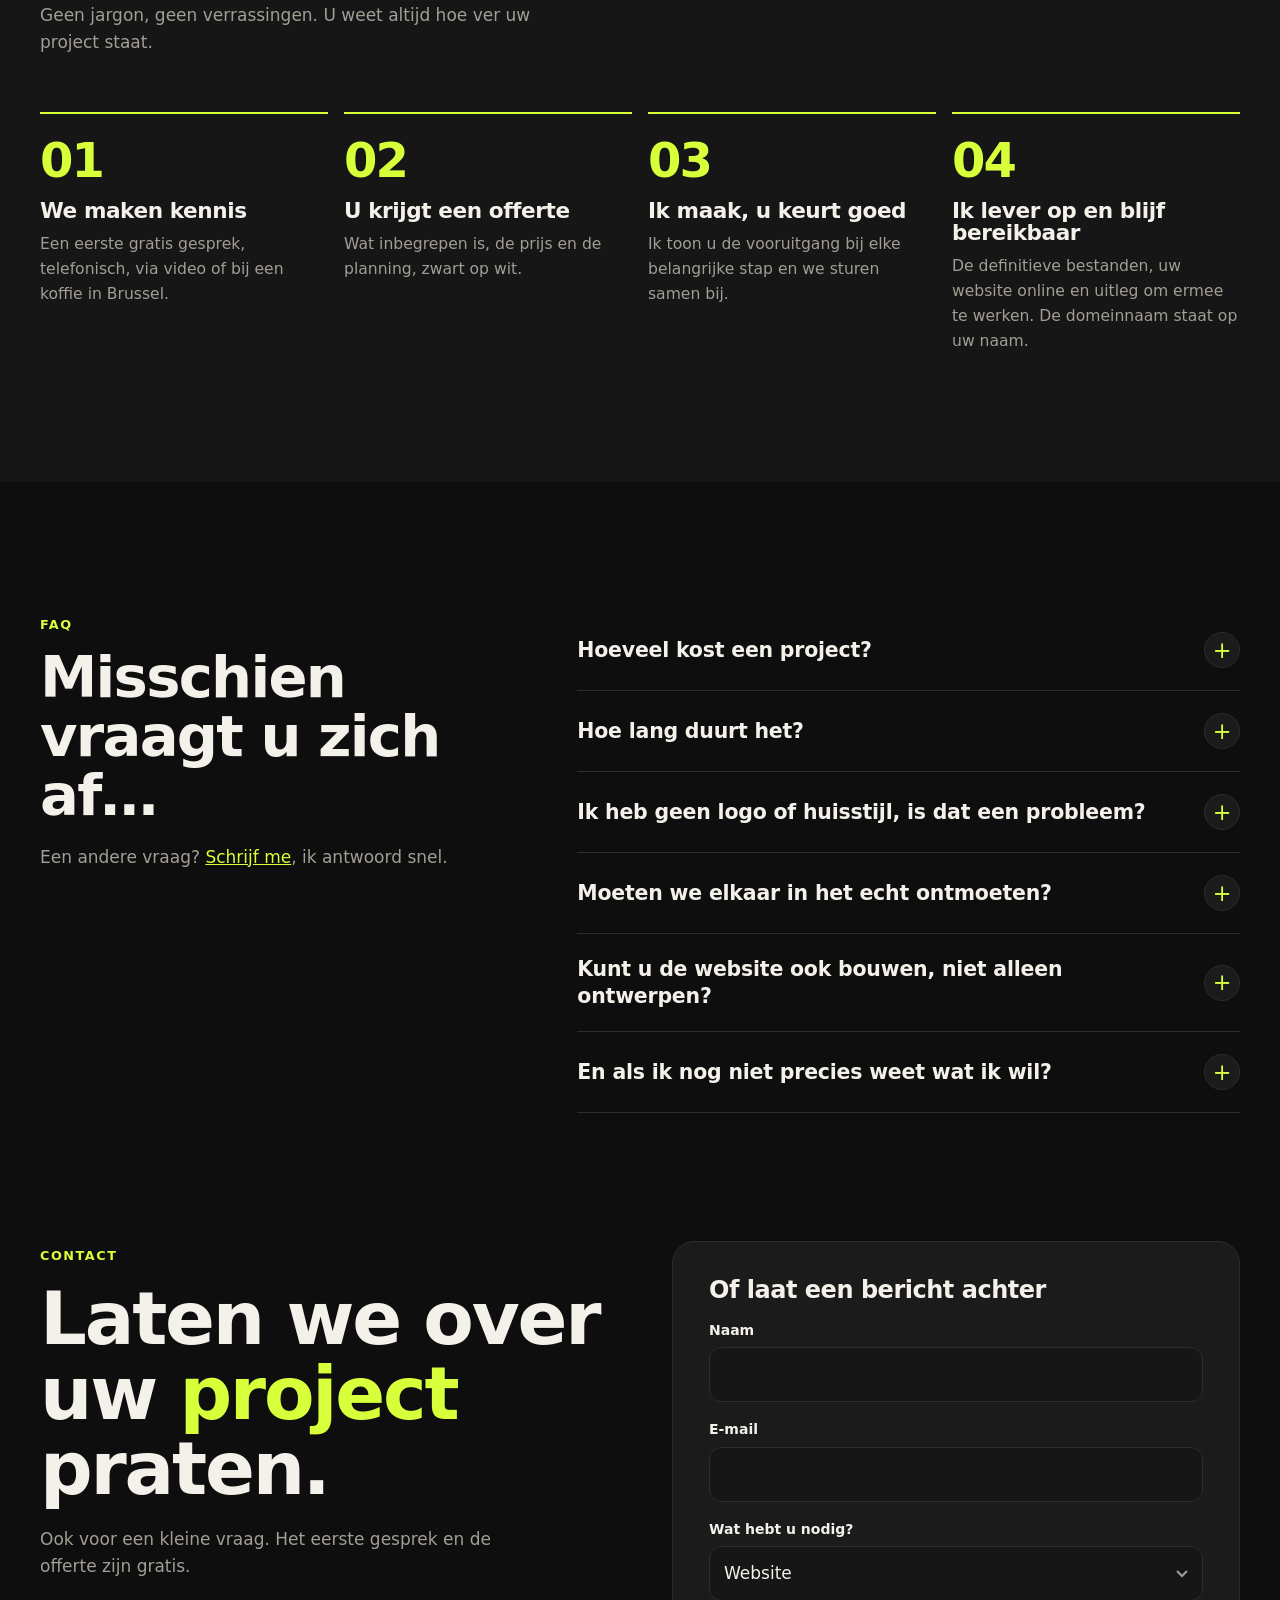
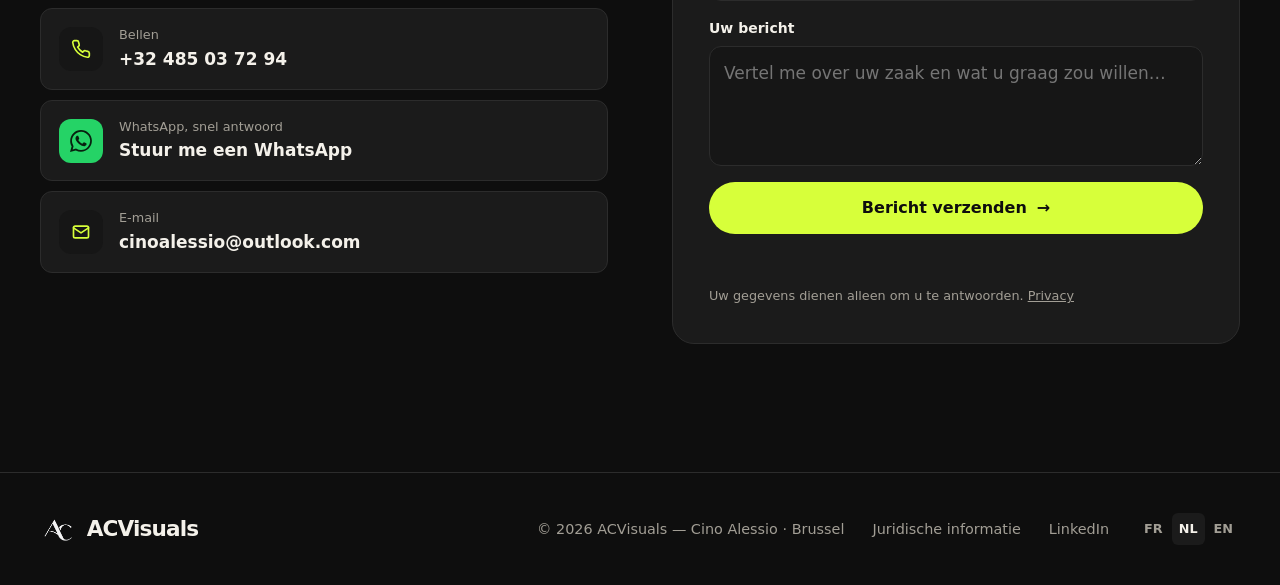
<file: nl/index.html>
<!DOCTYPE html>
<html lang="nl">
<head>
<meta charset="UTF-8">
<meta name="viewport" content="width=device-width, initial-scale=1.0, viewport-fit=cover">
<title>ACVisuals — Websites, logo's &amp; video's in Brussel</title>
<meta name="description" content="ACVisuals, designstudio in Brussel: websites, logo's en visuele identiteit, TikTok- en Reels-video's, interfaceontwerp. Voor zelfstandigen en kleine bedrijven. Gratis offerte.">
<meta name="robots" content="index, follow">
<meta name="color-scheme" content="dark">
<meta name="theme-color" content="#0E0E0E">
<meta http-equiv="Content-Security-Policy" content="default-src 'self'; script-src 'self'; style-src 'self' 'unsafe-inline' https://fonts.googleapis.com; font-src https://fonts.gstatic.com; img-src 'self' data:; media-src 'self'; connect-src https://api.web3forms.com; object-src 'none'; base-uri 'self'; form-action 'self';">
<meta name="referrer" content="strict-origin-when-cross-origin">
<link rel="canonical" href="https://alessio29-git.github.io/ACVisuals/nl/">
<link rel="alternate" hreflang="fr" href="https://alessio29-git.github.io/ACVisuals/">
<link rel="alternate" hreflang="nl" href="https://alessio29-git.github.io/ACVisuals/nl/">
<link rel="alternate" hreflang="en" href="https://alessio29-git.github.io/ACVisuals/en/">
<link rel="alternate" hreflang="x-default" href="https://alessio29-git.github.io/ACVisuals/">
<meta property="og:title" content="ACVisuals — Websites, logo's &amp; video's in Brussel">
<meta property="og:description" content="Websites, logo's, TikTok-video's en interfaces voor zelfstandigen en kleine bedrijven. Eén aanspreekpunt, van idee tot lancering. Gratis offerte.">
<meta property="og:type" content="website">
<meta property="og:url" content="https://alessio29-git.github.io/ACVisuals/nl/">
<meta property="og:image" content="https://alessio29-git.github.io/ACVisuals/img/og-logo.png">
<meta property="og:image:width" content="1200">
<meta property="og:image:height" content="630">
<meta property="og:image:alt" content="Logo AC — ACVisuals">
<meta property="og:locale" content="nl_BE">
<meta name="twitter:card" content="summary_large_image">
<meta name="twitter:image" content="https://alessio29-git.github.io/ACVisuals/img/og-logo.png">
<link rel="icon" href="../favicon.svg" type="image/svg+xml">
<script type="application/ld+json">
{
  "@context": "https://schema.org",
  "@type": "ProfessionalService",
  "name": "ACVisuals",
  "description": "Websites, logo's en visuele identiteit, video's voor sociale media en interfaceontwerp. Gevestigd in Brussel, ter plaatse of op afstand.",
  "url": "https://alessio29-git.github.io/ACVisuals/",
  "telephone": "+32485037294",
  "email": "cinoalessio@outlook.com",
  "image": "https://alessio29-git.github.io/ACVisuals/img/og-logo.png",
  "address": { "@type": "PostalAddress", "addressLocality": "Brussel", "addressCountry": "BE" },
  "areaServed": { "@type": "City", "name": "Brussel" },
  "founder": { "@type": "Person", "name": "Cino Alessio" },
  "sameAs": ["https://www.linkedin.com/in/alessio-cino-a7abaa321"]
}
</script>
<link rel="preconnect" href="https://fonts.googleapis.com">
<link rel="preconnect" href="https://fonts.gstatic.com" crossorigin>
<link href="https://fonts.googleapis.com/css2?family=Bricolage+Grotesque:opsz,wght@12..96,500..800&family=Inter:wght@400;500;600&display=swap" rel="stylesheet">
<link rel="stylesheet" href="../ac.css">
</head>
<body>
<a class="skip" href="#main">Naar de inhoud</a>

<header class="header">
  <div class="wrap">
    <a href="#top" class="brand" aria-label="ACVisuals — naar boven">
      <img src="../img/ac-logo.png" width="573" height="468" alt="">
      <span>ACVisuals</span>
    </a>
    <nav class="nav" aria-label="Hoofdnavigatie">
      <a href="#services">Diensten</a>
      <a href="#realisations">Realisaties</a>
      <a href="#methode">Werkwijze</a>
      <a href="#faq">FAQ</a>
      <a href="#contact">Contact</a>
    </nav>
    <nav class="langs" aria-label="Langue · Taal · Language">
      <a href="../index.html" hreflang="fr" lang="fr">FR</a>
      <a href="../nl/index.html" hreflang="nl" lang="nl" aria-current="page">NL</a>
      <a href="../en/index.html" hreflang="en" lang="en">EN</a>
    </nav>
    <a href="#contact" class="btn btn-accent btn-sm">Gratis offerte</a>
    <button type="button" class="burger" aria-expanded="false" aria-controls="mMenu" aria-label="Menu openen" data-open="Menu openen" data-close="Menu sluiten">
      <span></span><span></span><span></span>
    </button>
  </div>
</header>

<div class="m-menu" id="mMenu" aria-hidden="true">
  <ol>
    <li><a href="#services">Diensten</a></li>
    <li><a href="#realisations">Realisaties</a></li>
    <li><a href="#methode">Werkwijze</a></li>
    <li><a href="#faq">FAQ</a></li>
    <li><a href="#contact">Contact</a></li>
  </ol>
  <div class="m-actions">
    <a href="#contact" class="btn btn-accent">Vraag een gratis offerte</a>
    <a href="tel:+32485037294" class="btn btn-line">Bel +32 485 03 72 94</a>
    <a href="https://wa.me/32485037294?text=Hallo%20Cino%2C%20ik%20contacteer%20u%20via%20ACVisuals%20over%20een%20project." class="btn btn-wa" target="_blank" rel="noopener noreferrer">Stuur een WhatsApp</a>
  </div>
  <nav class="langs" aria-label="Langue · Taal · Language">
    <a href="../index.html" hreflang="fr" lang="fr">FR</a>
    <a href="../nl/index.html" hreflang="nl" lang="nl" aria-current="page">NL</a>
    <a href="../en/index.html" hreflang="en" lang="en">EN</a>
  </nav>
</div>

<main id="main">

  <!-- ============ HERO ============ -->
  <section class="hero" id="top" aria-labelledby="hero-title">
    <div class="wrap">
      <div>
        <p class="tag"><span class="dot" aria-hidden="true"></span>Beschikbaar voor nieuwe projecten · Brussel</p>
        <h1 id="hero-title">Beelden die klanten <span class="mark">overtuigen</span> om voor u te kiezen.</h1>
        <p class="hero-lede">Websites, logo's, TikTok-video's en interfaces voor <strong>zelfstandigen en kleine bedrijven</strong>. Ik ben Cino, designer in Brussel: één aanspreekpunt, van het eerste idee tot de lancering.</p>
        <div class="ctas">
          <a href="#contact" class="btn btn-accent">Vraag een gratis offerte <span class="arrow" aria-hidden="true">→</span></a>
          <a href="#realisations" class="btn btn-line">Bekijk mijn realisaties</a>
        </div>
        <ul class="ticks">
          <li>Gratis en vrijblijvende offerte</li>
          <li>Brussel of op afstand</li>
          <li>Snel antwoord</li>
        </ul>
      </div>

      <div class="collage" role="img" aria-label="Voorbeelden van realisaties: schermen van Ô Natur'Elle en Belvantage">
        <div class="phone p1"><img src="../img/onaturelle-liste-soins.png" width="274" height="1400" alt=""></div>
        <div class="phone p2"><img src="../img/onaturelle-diagnostic.png" width="393" height="861" alt=""></div>
        <div class="phone p3"><img src="../img/fidelite-accueil.png" width="420" height="900" alt=""></div>
        <span class="sticker">Ontworpen door ACVisuals<small>Ô Natur'Elle · Belvantage</small></span>
      </div>
    </div>
  </section>

  <div class="band" aria-hidden="true">
    <div class="band-track">
      <span>Websites</span><span>Logo's</span><span>TikTok- &amp; Reels-video's</span><span>Interfaceontwerp</span><span>Visuele identiteit</span><span>Brussel</span>
    </div>
  </div>

  <!-- ============ SERVICES ============ -->
  <section class="sec" id="services" aria-labelledby="services-title">
    <div class="wrap">
      <div class="sec-head rv">
        <div>
          <span class="kicker">Diensten</span>
          <h2 id="services-title">Wat ik voor u doe</h2>
        </div>
        <p class="sec-intro">U hebt een zaak, ik help u om ze op haar best te tonen. Elke dienst kan apart of gecombineerd.</p>
      </div>

      <ul class="services">
        <li class="svc rv">
          <span class="svc-ico" aria-hidden="true"><svg width="26" height="26" viewBox="0 0 24 24" fill="none" stroke="currentColor" stroke-width="2" stroke-linecap="round" stroke-linejoin="round"><rect x="3" y="4" width="18" height="16" rx="2"/><path d="M3 9h18M7 6.5h.01M10 6.5h.01"/></svg></span>
          <h3>Website</h3>
          <p>Een snelle, duidelijke website die perfect werkt op de smartphone, om uw zaak voor te stellen en klanten contact te laten opnemen.</p>
          <ul class="chips"><li>Ontwerp op maat</li><li>Met de hand gecodeerd</li><li>Online gezet</li></ul>
          <a href="#w-onaturelle" class="svc-link">Bekijk een voorbeeld <span class="arrow" aria-hidden="true">↓</span></a>
        </li>
        <li class="svc rv rv-d1">
          <span class="svc-ico" aria-hidden="true"><svg width="26" height="26" viewBox="0 0 24 24" fill="none" stroke="currentColor" stroke-width="2" stroke-linecap="round" stroke-linejoin="round"><path d="M12 19l7-7 3 3-7 7-3-3z"/><path d="M18 13l-1.5-7.5L2 2l3.5 14.5L13 18l5-5z"/><path d="M2 2l7.6 7.6"/><circle cx="11" cy="11" r="2"/></svg></span>
          <h3>Logo &amp; visuele identiteit</h3>
          <p>Een logo dat bij u past, met de kleuren en lettertypes die erbij horen. Bedacht voor uw uithangbord, sociale media, website en visitekaartjes.</p>
          <ul class="chips"><li>Logo</li><li>Kleuren &amp; lettertypes</li><li>Toepassingen</li></ul>
          <a href="#w-onaturelle" class="svc-link">Bekijk een voorbeeld <span class="arrow" aria-hidden="true">↓</span></a>
        </li>
        <li class="svc rv">
          <span class="svc-ico" aria-hidden="true"><svg width="26" height="26" viewBox="0 0 24 24" fill="none" stroke="currentColor" stroke-width="2" stroke-linecap="round" stroke-linejoin="round"><rect x="6" y="2" width="12" height="20" rx="2.5"/><path d="M10.5 9.5v5l4-2.5-4-2.5z"/></svg></span>
          <h3>TikTok- &amp; Reels-video's</h3>
          <p>Verticale video's die uw zaak bekend maken: ik bedenk de ideeën, schrijf het script en doe de montage.</p>
          <ul class="chips"><li>Ideeën &amp; script</li><li>Montage</li><li>Verticaal formaat</li></ul>
          <a href="#w-bricarro" class="svc-link">Bekijk een voorbeeld <span class="arrow" aria-hidden="true">↓</span></a>
        </li>
        <li class="svc rv rv-d1">
          <span class="svc-ico" aria-hidden="true"><svg width="26" height="26" viewBox="0 0 24 24" fill="none" stroke="currentColor" stroke-width="2" stroke-linecap="round" stroke-linejoin="round"><rect x="2" y="3" width="13" height="18" rx="2"/><rect x="15" y="8" width="7" height="13" rx="1.5"/><path d="M6 8h5M6 12h3"/></svg></span>
          <h3>Interfaceontwerp (UI/UX)</h3>
          <p>Ontwerpen en klikbare prototypes voor uw website of app, te testen nog voor u iets betaalt aan ontwikkeling.</p>
          <ul class="chips"><li>Gebruikerstraject</li><li>Mobiel &amp; desktop</li><li>Figma-prototype</li></ul>
          <a href="#w-belvantage" class="svc-link">Bekijk een voorbeeld <span class="arrow" aria-hidden="true">↓</span></a>
        </li>
      </ul>
    </div>
  </section>

  <!-- ============ RÉALISATIONS ============ -->
  <section class="sec sec-flush" id="realisations" aria-labelledby="work-title">
    <div class="wrap">
      <div class="sec-head rv">
        <div>
          <span class="kicker">Realisaties</span>
          <h2 id="work-title">Concreet werk, geen beloftes</h2>
        </div>
        <p class="sec-intro">Enkele projecten, van begin tot eind uitgevoerd. Het uwe kan het volgende zijn.</p>
      </div>

      <div class="works">
        <article class="work rv" id="w-onaturelle">
          <div class="work-media">
            <div class="shot"><img src="../img/onaturelle-liste-soins.png" width="274" height="1400" loading="lazy" alt="Ô Natur'Elle — behandelingen"></div>
            <div class="shot"><img src="../img/onaturelle-reservation.png" width="366" height="900" loading="lazy" alt="Ô Natur'Elle — reservering in 3 stappen"></div>
            <div class="shot logo"><img src="../img/onaturelle-logo.jpeg" width="768" height="1024" loading="lazy" alt="Logo van Ô Natur'Elle, met de hand getekend"></div>
          </div>
          <div>
            <p class="work-meta"><span>Klantproject</span><span>Schoonheidsinstituut</span><span>België</span></p>
            <h3>Ô Natur'Elle</h3>
            <p>Een premium schoonheidsinstituut wilde twijfelende klanten helpen de juiste behandeling te vinden en makkelijk te reserveren. Ik tekende het logo met de hand en ontwierp de hele website als Figma-prototype.</p>
            <ul class="facts">
              <li><b>30+</b><span>schermen ontworpen, mobiel en desktop</span></li>
              <li><b>4</b><span>vragen voor een schoonheidsdiagnose die de juiste behandeling aanbeveelt</span></li>
              <li><b>1</b><span>logo met de hand getekend, in één doorlopende lijn</span></li>
            </ul>
            <a class="btn btn-line btn-sm" href="https://www.figma.com/design/KevVuUXGlGFfTYBVmaRjBL/%C3%94-Natur-Elle?node-id=644-162&amp;t=nJcHRwKrs1C71wnm-0" target="_blank" rel="noopener noreferrer">Bekijk het prototype op Figma <span class="arrow" aria-hidden="true">↗</span></a>
          </div>
        </article>

        <article class="work flip rv" id="w-bricarro">
          <div class="work-media">
            <div class="video-phone">
              <video controls preload="metadata" playsinline aria-label="TikTok-video gemaakt voor Bricarro, tegelwinkel">
                <source src="../video/bricarro.mp4#t=0.5" type="video/mp4">
              </video>
            </div>
          </div>
          <div>
            <p class="work-meta"><span>Klantproject</span><span>Tegelwinkel</span><span>TikTok</span></p>
            <h3>Bricarro</h3>
            <p>Enkele maanden samenwerking met een tegelwinkel om hun TikTok-account levendig te houden. Druk op afspelen om een van de video's te bekijken.</p>
            <ul class="facts">
              <li><b>3&nbsp;in&nbsp;1</b><span>ideeën, script en montage: alles wordt geregeld</span></li>
              <li><b>9:16</b><span>verticaal formaat, gemaakt voor TikTok en Reels</span></li>
            </ul>
            <a class="btn btn-accent btn-sm" href="#contact">Ik wil zulke video's <span class="arrow" aria-hidden="true">→</span></a>
          </div>
        </article>

        <article class="work rv" id="w-belvantage">
          <div class="work-media">
            <div class="shot"><img src="../img/fidelite-accueil.png" width="420" height="900" loading="lazy" alt="Belvantage — startscherm van de app"></div>
            <div class="shot"><img src="../img/fidelite-recompenses.png" width="420" height="900" loading="lazy" alt="Belvantage — beloningen"></div>
            <div class="shot"><img src="../img/fidelite-qrcode.png" width="420" height="900" loading="lazy" alt="Belvantage — QR-code voor klantenkaart"></div>
          </div>
          <div>
            <p class="work-meta"><span>Persoonlijk project</span><span>Lokale handel</span><span>Design + code</span></p>
            <h3>Belvantage</h3>
            <p>Eén klantenkaart voor meerdere buurtwinkels. Ontworpen in Figma en daarna echt gecodeerd, met een werkende QR-code en camerascanner.</p>
            <ul class="facts">
              <li><b>41</b><span>schermen en toestanden ontworpen in Figma</span></li>
              <li><b>20</b><span>pagina's gecodeerd in HTML, CSS en JavaScript</span></li>
            </ul>
          </div>
        </article>
      </div>

      <div class="cta-band rv">
        <h2>Uw project kan hier het volgende zijn.</h2>
        <a href="#contact" class="btn btn-dark">Vraag een gratis offerte <span class="arrow" aria-hidden="true">→</span></a>
      </div>
    </div>
  </section>

  <!-- ============ MÉTHODE ============ -->
  <section class="sec sec-alt" id="methode" aria-labelledby="method-title">
    <div class="wrap">
      <div class="sec-head rv">
        <div>
          <span class="kicker">Werkwijze</span>
          <h2 id="method-title">Eenvoudig, van begin tot eind</h2>
        </div>
        <p class="sec-intro">Geen jargon, geen verrassingen. U weet altijd hoe ver uw project staat.</p>
      </div>
      <ol class="steps">
        <li class="step"><h3>We maken kennis</h3><p>Een eerste gratis gesprek, telefonisch, via video of bij een koffie in Brussel.</p></li>
        <li class="step"><h3>U krijgt een offerte</h3><p>Wat inbegrepen is, de prijs en de planning, zwart op wit.</p></li>
        <li class="step"><h3>Ik maak, u keurt goed</h3><p>Ik toon u de vooruitgang bij elke belangrijke stap en we sturen samen bij.</p></li>
        <li class="step"><h3>Ik lever op en blijf bereikbaar</h3><p>De definitieve bestanden, uw website online en uitleg om ermee te werken. De domeinnaam staat op uw naam.</p></li>
      </ol>
    </div>
  </section>

  <!-- ============ FAQ ============ -->
  <section class="sec" id="faq" aria-labelledby="faq-title">
    <div class="wrap faq">
      <div class="rv">
        <span class="kicker">FAQ</span>
        <h2 id="faq-title">Misschien vraagt u zich af…</h2>
        <p class="sec-intro faq-more">Een andere vraag? <a href="#contact">Schrijf me</a>, ik antwoord snel.</p>
      </div>
      <div class="faq-list rv rv-d1">
        <details><summary>Hoeveel kost een project?</summary><p>Dat hangt af van wat u nodig hebt: een logo kost niet hetzelfde als een volledige website. Na een eerste gratis gesprek stuur ik u een duidelijke, gedetailleerde en vrijblijvende offerte.</p></details>
        <details><summary>Hoe lang duurt het?</summary><p>De planning leggen we samen vast in de offerte, volgens de grootte van het project en uw wensen. U weet vanaf het begin wanneer u wat krijgt.</p></details>
        <details><summary>Ik heb geen logo of huisstijl, is dat een probleem?</summary><p>Helemaal niet. Ik kan eerst uw visuele identiteit maken, zodat alles vanaf het begin samenhangt.</p></details>
        <details><summary>Moeten we elkaar in het echt ontmoeten?</summary><p>Zoals u wilt. We kunnen afspreken in en rond Brussel, of alles op afstand doen: telefoon, WhatsApp of videogesprek.</p></details>
        <details><summary>Kunt u de website ook bouwen, niet alleen ontwerpen?</summary><p>Ja, websites codeer ik zelf. Voor een complexere app maak ik de ontwerpen en een prototype, klaar om aan een ontwikkelaar te geven.</p></details>
        <details><summary>En als ik nog niet precies weet wat ik wil?</summary><p>Dan begin ik daar. We vertrekken van uw zaak en uw klanten, en bouwen samen de juiste oplossing.</p></details>
      </div>
    </div>
  </section>

  <!-- ============ CONTACT ============ -->
  <section class="sec sec-flush" id="contact" aria-labelledby="contact-title">
    <div class="wrap contact">
      <div class="rv">
        <span class="kicker">Contact</span>
        <h2 id="contact-title">Laten we over uw <span class="hl">project</span> praten.</h2>
        <p class="contact-lede">Ook voor een kleine vraag. Het eerste gesprek en de offerte zijn gratis.</p>
        <div class="direct">
          <a href="tel:+32485037294">
            <span class="ico" aria-hidden="true"><svg width="20" height="20" viewBox="0 0 24 24" fill="none" stroke="currentColor" stroke-width="2" stroke-linecap="round" stroke-linejoin="round"><path d="M22 16.9v3a2 2 0 0 1-2.2 2 19.8 19.8 0 0 1-8.6-3.1 19.5 19.5 0 0 1-6-6A19.8 19.8 0 0 1 2.1 4.2 2 2 0 0 1 4.1 2h3a2 2 0 0 1 2 1.7c.1.9.4 1.8.7 2.7a2 2 0 0 1-.5 2.1L8 9.8a16 16 0 0 0 6 6l1.3-1.3a2 2 0 0 1 2.1-.4c.9.3 1.8.6 2.7.7a2 2 0 0 1 1.7 2z"/></svg></span>
            <span><small>Bellen</small><strong>+32 485 03 72 94</strong></span>
          </a>
          <a href="https://wa.me/32485037294?text=Hallo%20Cino%2C%20ik%20contacteer%20u%20via%20ACVisuals%20over%20een%20project." target="_blank" rel="noopener noreferrer">
            <span class="ico wa" aria-hidden="true"><svg width="22" height="22" viewBox="0 0 24 24" fill="currentColor"><path d="M17.5 14.4c-.3-.1-1.8-.9-2-1-.3-.1-.5-.1-.7.1-.2.3-.8 1-.9 1.2-.2.2-.3.2-.6.1-.3-.1-1.3-.5-2.4-1.5-.9-.8-1.5-1.8-1.7-2.1-.2-.3 0-.5.1-.6l.4-.5c.2-.2.2-.3.3-.5.1-.2 0-.4 0-.5l-.9-2.2c-.2-.6-.5-.5-.7-.5h-.6c-.2 0-.5.1-.8.4-.3.3-1 1-1 2.5s1.1 2.9 1.2 3.1c.1.2 2.1 3.2 5.1 4.5.7.3 1.3.5 1.7.6.7.2 1.4.2 1.9.1.6-.1 1.8-.7 2-1.4.2-.7.2-1.3.2-1.4-.1-.1-.3-.2-.6-.3zM12 21.8a9.9 9.9 0 0 1-5-1.4l-.4-.2-3.7 1 1-3.6-.2-.4A9.9 9.9 0 1 1 12 21.8zm8.4-18.3A11.8 11.8 0 0 0 12 0C5.5 0 .2 5.3.2 11.9c0 2.1.5 4.1 1.6 5.9L0 24l6.3-1.7a11.9 11.9 0 0 0 5.7 1.4c6.6 0 11.9-5.3 11.9-11.9 0-3.2-1.2-6.2-3.5-8.3z"/></svg></span>
            <span><small>WhatsApp, snel antwoord</small><strong>Stuur me een WhatsApp</strong></span>
          </a>
          <a href="mailto:cinoalessio@outlook.com">
            <span class="ico" aria-hidden="true"><svg width="20" height="20" viewBox="0 0 24 24" fill="none" stroke="currentColor" stroke-width="2" stroke-linecap="round" stroke-linejoin="round"><rect x="3" y="5" width="18" height="14" rx="2"/><path d="m3 7 9 6 9-6"/></svg></span>
            <span><small>E-mail</small><strong>cinoalessio@outlook.com</strong></span>
          </a>
        </div>
      </div>

      <form class="form rv rv-d1" id="contactForm" novalidate
            data-sending="Bezig met verzenden…" data-ok="Bedankt! Uw bericht is verzonden, ik antwoord heel snel."
            data-error="Oei, het verzenden is mislukt. Bel me of stuur een WhatsApp." data-invalid="Vul de verplichte velden in.">
        <h3>Of laat een bericht achter</h3>
        <input type="hidden" name="access_key" value="6291c0f9-7ea4-4fd0-a6d5-e266edce60e7">
        <input type="hidden" name="subject" value="Nieuw bericht via ACVisuals (NL)">
        <input type="checkbox" name="botcheck" class="hp" tabindex="-1" autocomplete="off" aria-hidden="true">
        <div class="field"><label for="f-name">Naam</label><input id="f-name" name="name" type="text" required autocomplete="name"></div>
        <div class="field"><label for="f-email">E-mail</label><input id="f-email" name="email" type="email" required autocomplete="email"></div>
        <div class="field"><label for="f-type">Wat hebt u nodig?</label>
          <select id="f-type" name="besoin">
            <option>Website</option>
            <option>Logo / visuele identiteit</option>
            <option>TikTok- / Reels-video's</option>
            <option>Interfaceontwerp (UI/UX)</option>
            <option>Ik weet het nog niet</option>
          </select>
        </div>
        <div class="field"><label for="f-msg">Uw bericht</label><textarea id="f-msg" name="message" required placeholder="Vertel me over uw zaak en wat u graag zou willen…"></textarea></div>
        <button type="submit" class="btn btn-accent">Bericht verzenden <span class="arrow" aria-hidden="true">→</span></button>
        <p class="form-status" role="status" aria-live="polite"></p>
        <p class="form-privacy">Uw gegevens dienen alleen om u te antwoorden. <a href="mentions-legales.html#confidentialite">Privacy</a></p>
      </form>
    </div>
  </section>

</main>

<footer class="footer">
  <div class="wrap">
    <a href="#top" class="brand" aria-label="ACVisuals — naar boven"><img src="../img/ac-logo.png" width="573" height="468" alt=""><span>ACVisuals</span></a>
    <p>© <span id="year">2026</span> ACVisuals — Cino Alessio · Brussel</p>
    <a href="mentions-legales.html">Juridische informatie</a>
    <a href="https://www.linkedin.com/in/alessio-cino-a7abaa321" target="_blank" rel="noopener noreferrer">LinkedIn</a>
    <nav class="langs" aria-label="Langue · Taal · Language">
      <a href="../index.html" hreflang="fr" lang="fr">FR</a>
      <a href="../nl/index.html" hreflang="nl" lang="nl" aria-current="page">NL</a>
      <a href="../en/index.html" hreflang="en" lang="en">EN</a>
    </nav>
  </div>
</footer>

<a href="https://wa.me/32485037294?text=Hallo%20Cino%2C%20ik%20contacteer%20u%20via%20ACVisuals%20over%20een%20project." class="wa-fab" target="_blank" rel="noopener noreferrer" aria-label="Stuur een WhatsApp">
  <svg width="28" height="28" viewBox="0 0 24 24" fill="currentColor" aria-hidden="true"><path d="M17.5 14.4c-.3-.1-1.8-.9-2-1-.3-.1-.5-.1-.7.1-.2.3-.8 1-.9 1.2-.2.2-.3.2-.6.1-.3-.1-1.3-.5-2.4-1.5-.9-.8-1.5-1.8-1.7-2.1-.2-.3 0-.5.1-.6l.4-.5c.2-.2.2-.3.3-.5.1-.2 0-.4 0-.5l-.9-2.2c-.2-.6-.5-.5-.7-.5h-.6c-.2 0-.5.1-.8.4-.3.3-1 1-1 2.5s1.1 2.9 1.2 3.1c.1.2 2.1 3.2 5.1 4.5.7.3 1.3.5 1.7.6.7.2 1.4.2 1.9.1.6-.1 1.8-.7 2-1.4.2-.7.2-1.3.2-1.4-.1-.1-.3-.2-.6-.3zM12 21.8a9.9 9.9 0 0 1-5-1.4l-.4-.2-3.7 1 1-3.6-.2-.4A9.9 9.9 0 1 1 12 21.8zm8.4-18.3A11.8 11.8 0 0 0 12 0C5.5 0 .2 5.3.2 11.9c0 2.1.5 4.1 1.6 5.9L0 24l6.3-1.7a11.9 11.9 0 0 0 5.7 1.4c6.6 0 11.9-5.3 11.9-11.9 0-3.2-1.2-6.2-3.5-8.3z"/></svg>
</a>

<div class="m-bar">
  <a href="#contact" class="btn btn-accent">Gratis offerte</a>
  <a href="https://wa.me/32485037294?text=Hallo%20Cino%2C%20ik%20contacteer%20u%20via%20ACVisuals%20over%20een%20project." class="btn btn-wa" target="_blank" rel="noopener noreferrer" aria-label="Stuur een WhatsApp">
    <svg width="22" height="22" viewBox="0 0 24 24" fill="currentColor" aria-hidden="true"><path d="M17.5 14.4c-.3-.1-1.8-.9-2-1-.3-.1-.5-.1-.7.1-.2.3-.8 1-.9 1.2-.2.2-.3.2-.6.1-.3-.1-1.3-.5-2.4-1.5-.9-.8-1.5-1.8-1.7-2.1-.2-.3 0-.5.1-.6l.4-.5c.2-.2.2-.3.3-.5.1-.2 0-.4 0-.5l-.9-2.2c-.2-.6-.5-.5-.7-.5h-.6c-.2 0-.5.1-.8.4-.3.3-1 1-1 2.5s1.1 2.9 1.2 3.1c.1.2 2.1 3.2 5.1 4.5.7.3 1.3.5 1.7.6.7.2 1.4.2 1.9.1.6-.1 1.8-.7 2-1.4.2-.7.2-1.3.2-1.4-.1-.1-.3-.2-.6-.3zM12 21.8a9.9 9.9 0 0 1-5-1.4l-.4-.2-3.7 1 1-3.6-.2-.4A9.9 9.9 0 1 1 12 21.8zm8.4-18.3A11.8 11.8 0 0 0 12 0C5.5 0 .2 5.3.2 11.9c0 2.1.5 4.1 1.6 5.9L0 24l6.3-1.7a11.9 11.9 0 0 0 5.7 1.4c6.6 0 11.9-5.3 11.9-11.9 0-3.2-1.2-6.2-3.5-8.3z"/></svg>
  </a>
</div>

<script src="../ac.js"></script>
</body>
</html>
</file>
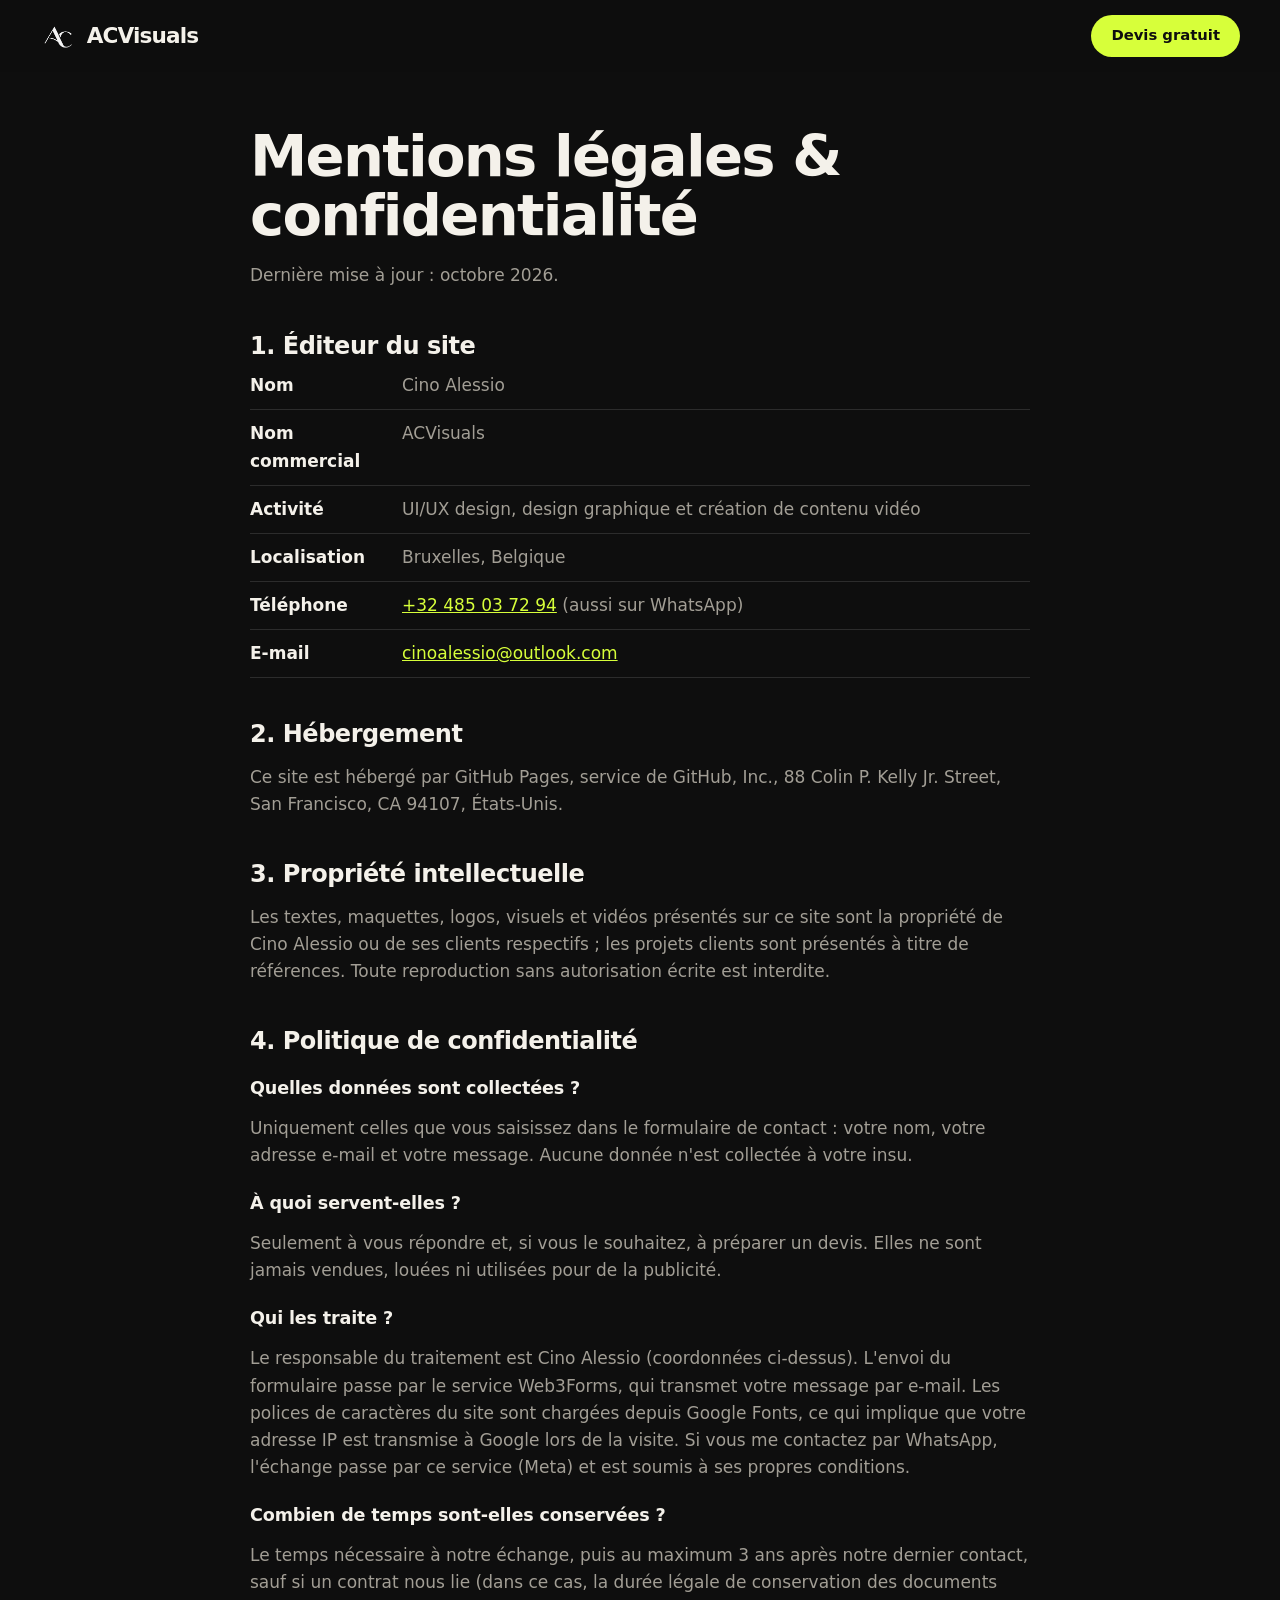
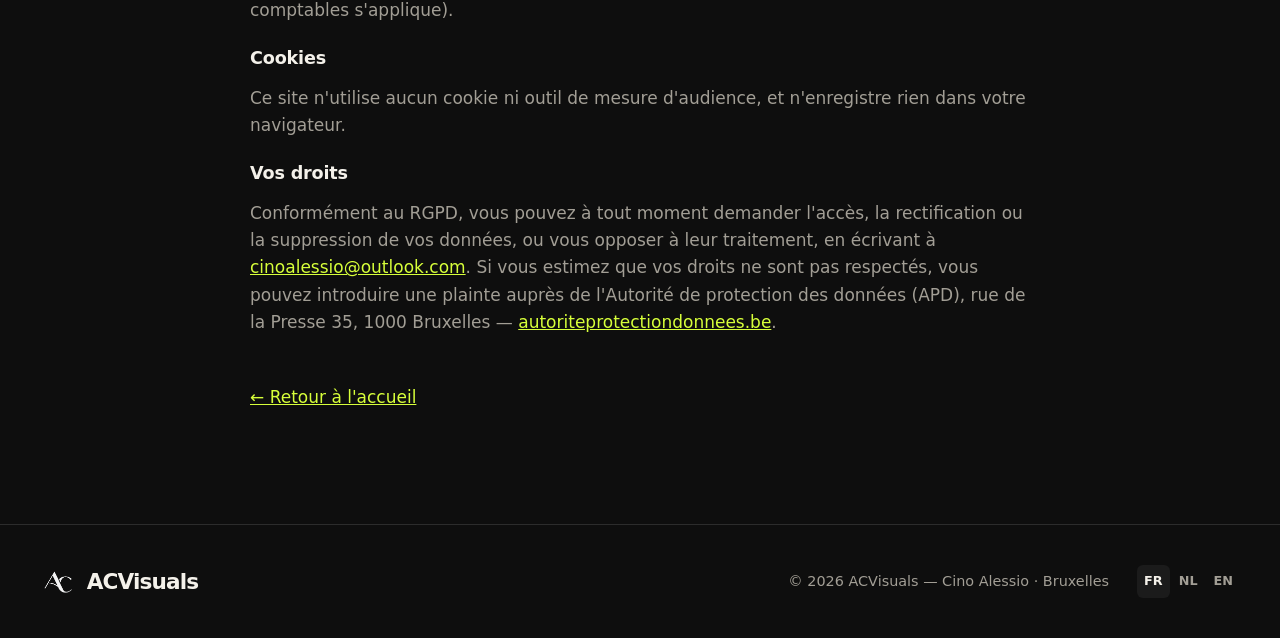
<file: mentions-legales.html>
<!DOCTYPE html>
<html lang="fr">
<head>
<meta charset="UTF-8">
<meta name="viewport" content="width=device-width, initial-scale=1.0, viewport-fit=cover">
<title>Mentions légales &amp; confidentialité · ACVisuals</title>
<meta name="description" content="Mentions légales et politique de confidentialité du site de Cino Alessio, UI/UX designer à Bruxelles.">
<meta name="robots" content="index, follow">
<meta name="color-scheme" content="dark">
<meta name="theme-color" content="#0E0E0E">
<meta http-equiv="Content-Security-Policy" content="default-src 'self'; script-src 'self'; style-src 'self' 'unsafe-inline' https://fonts.googleapis.com; font-src https://fonts.gstatic.com; img-src 'self' data:; object-src 'none'; base-uri 'self'; form-action 'self';">
<meta name="referrer" content="strict-origin-when-cross-origin">
<link rel="canonical" href="https://alessio29-git.github.io/ACVisuals/mentions-legales.html">
<link rel="alternate" hreflang="fr" href="https://alessio29-git.github.io/ACVisuals/mentions-legales.html">
<link rel="alternate" hreflang="nl" href="https://alessio29-git.github.io/ACVisuals/nl/mentions-legales.html">
<link rel="alternate" hreflang="en" href="https://alessio29-git.github.io/ACVisuals/en/mentions-legales.html">
<link rel="icon" href="favicon.svg" type="image/svg+xml">
<link rel="preconnect" href="https://fonts.googleapis.com">
<link rel="preconnect" href="https://fonts.gstatic.com" crossorigin>
<link href="https://fonts.googleapis.com/css2?family=Bricolage+Grotesque:opsz,wght@12..96,500..800&family=Inter:wght@400;500;600&display=swap" rel="stylesheet">
<link rel="stylesheet" href="ac.css">
</head>
<body>
<a class="skip" href="#main">Aller au contenu</a>

<header class="header scrolled">
  <div class="wrap">
    <a href="index.html" class="brand" aria-label="ACVisuals — Retour à l'accueil">
      <img src="img/ac-logo.png" width="573" height="468" alt="">
      <span>ACVisuals</span>
    </a>
    <a href="index.html#contact" class="btn btn-accent btn-sm">Devis gratuit</a>
  </div>
</header>

<main id="main" class="page">
  <div class="wrap">
<h1 id="legal-title">Mentions légales &amp; confidentialité</h1>
<p>Dernière mise à jour&nbsp;: octobre 2026.</p>

<h2>1. Éditeur du site</h2>
<dl class="legal-list">
  <div><dt>Nom</dt><dd>Cino Alessio</dd></div>
  <div><dt>Nom commercial</dt><dd>ACVisuals</dd></div>
  <div><dt>Activité</dt><dd>UI/UX design, design graphique et création de contenu vidéo</dd></div>
  <div><dt>Localisation</dt><dd>Bruxelles, Belgique</dd></div>
  <div><dt>Téléphone</dt><dd><a href="tel:+32485037294">+32 485 03 72 94</a> (aussi sur WhatsApp)</dd></div>
  <div><dt>E-mail</dt><dd><a href="mailto:cinoalessio@outlook.com">cinoalessio@outlook.com</a></dd></div>
</dl>

<h2>2. Hébergement</h2>
<p>Ce site est hébergé par GitHub Pages, service de GitHub, Inc., 88 Colin P. Kelly Jr. Street, San Francisco, CA 94107, États-Unis.</p>

<h2>3. Propriété intellectuelle</h2>
<p>Les textes, maquettes, logos, visuels et vidéos présentés sur ce site sont la propriété de Cino Alessio ou de ses clients respectifs&nbsp;; les projets clients sont présentés à titre de références. Toute reproduction sans autorisation écrite est interdite.</p>

<h2 id="confidentialite">4. Politique de confidentialité</h2>
<h3>Quelles données sont collectées&nbsp;?</h3>
<p>Uniquement celles que vous saisissez dans le formulaire de contact&nbsp;: votre nom, votre adresse e-mail et votre message. Aucune donnée n'est collectée à votre insu.</p>

<h3>À quoi servent-elles&nbsp;?</h3>
<p>Seulement à vous répondre et, si vous le souhaitez, à préparer un devis. Elles ne sont jamais vendues, louées ni utilisées pour de la publicité.</p>

<h3>Qui les traite&nbsp;?</h3>
<p>Le responsable du traitement est Cino Alessio (coordonnées ci-dessus). L'envoi du formulaire passe par le service Web3Forms, qui transmet votre message par e-mail. Les polices de caractères du site sont chargées depuis Google Fonts, ce qui implique que votre adresse IP est transmise à Google lors de la visite. Si vous me contactez par WhatsApp, l'échange passe par ce service (Meta) et est soumis à ses propres conditions.</p>

<h3>Combien de temps sont-elles conservées&nbsp;?</h3>
<p>Le temps nécessaire à notre échange, puis au maximum 3 ans après notre dernier contact, sauf si un contrat nous lie (dans ce cas, la durée légale de conservation des documents comptables s'applique).</p>

<h3>Cookies</h3>
<p>Ce site n'utilise aucun cookie ni outil de mesure d'audience, et n'enregistre rien dans votre navigateur.</p>

<h3>Vos droits</h3>
<p>Conformément au RGPD, vous pouvez à tout moment demander l'accès, la rectification ou la suppression de vos données, ou vous opposer à leur traitement, en écrivant à <a href="mailto:cinoalessio@outlook.com">cinoalessio@outlook.com</a>. Si vous estimez que vos droits ne sont pas respectés, vous pouvez introduire une plainte auprès de l'Autorité de protection des données (APD), rue de la Presse 35, 1000 Bruxelles — <a href="https://www.autoriteprotectiondonnees.be" target="_blank" rel="noopener noreferrer">autoriteprotectiondonnees.be</a>.</p>
    <p style="margin-top:48px"><a href="index.html">← Retour à l'accueil</a></p>
  </div>
</main>

<footer class="footer">
  <div class="wrap">
    <a href="index.html" class="brand" aria-label="ACVisuals — Retour à l'accueil"><img src="img/ac-logo.png" width="573" height="468" alt=""><span>ACVisuals</span></a>
    <p>© <span id="year">2026</span> ACVisuals — Cino Alessio · Bruxelles</p>
    <nav class="langs" aria-label="Langue · Taal · Language">
      <a href="mentions-legales.html" hreflang="fr" lang="fr" aria-current="page">FR</a>
      <a href="nl/mentions-legales.html" hreflang="nl" lang="nl">NL</a>
      <a href="en/mentions-legales.html" hreflang="en" lang="en">EN</a>
    </nav>
  </div>
</footer>

<script src="ac.js"></script>
</body>
</html>
</file>
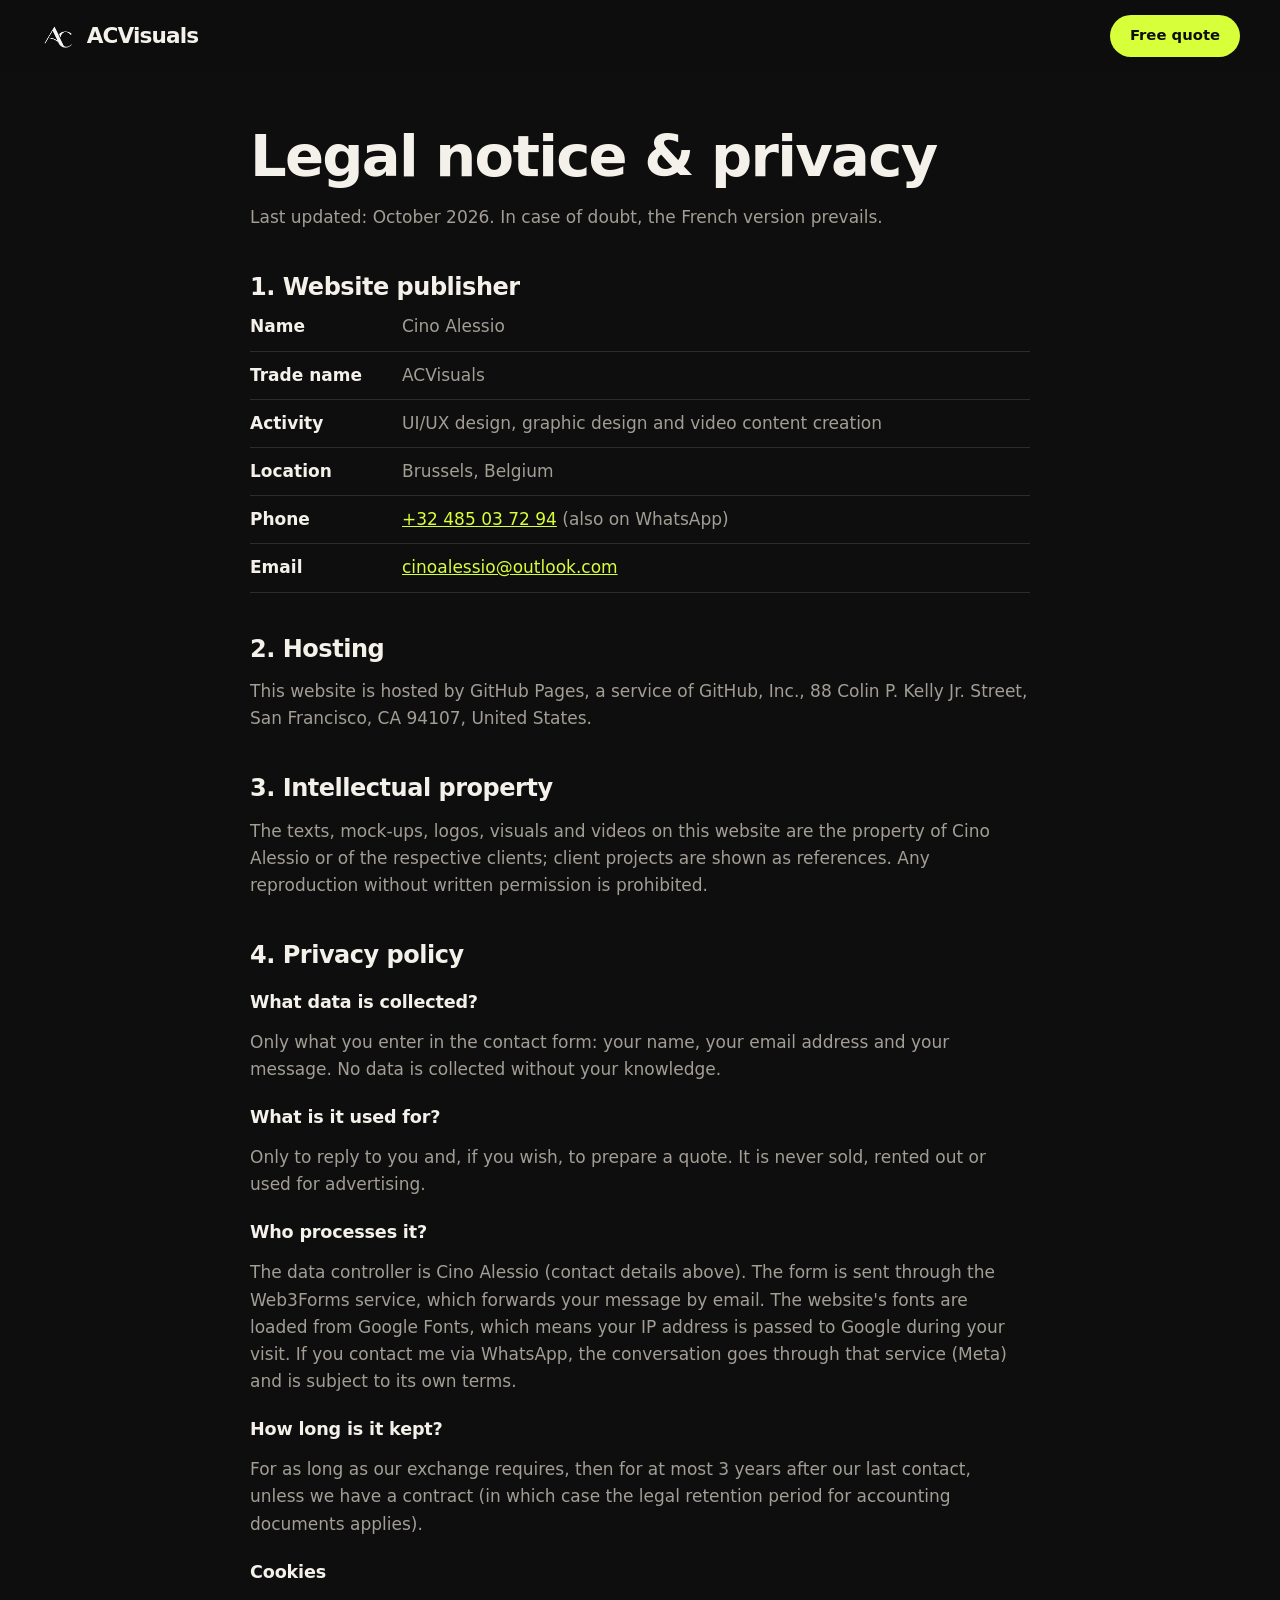
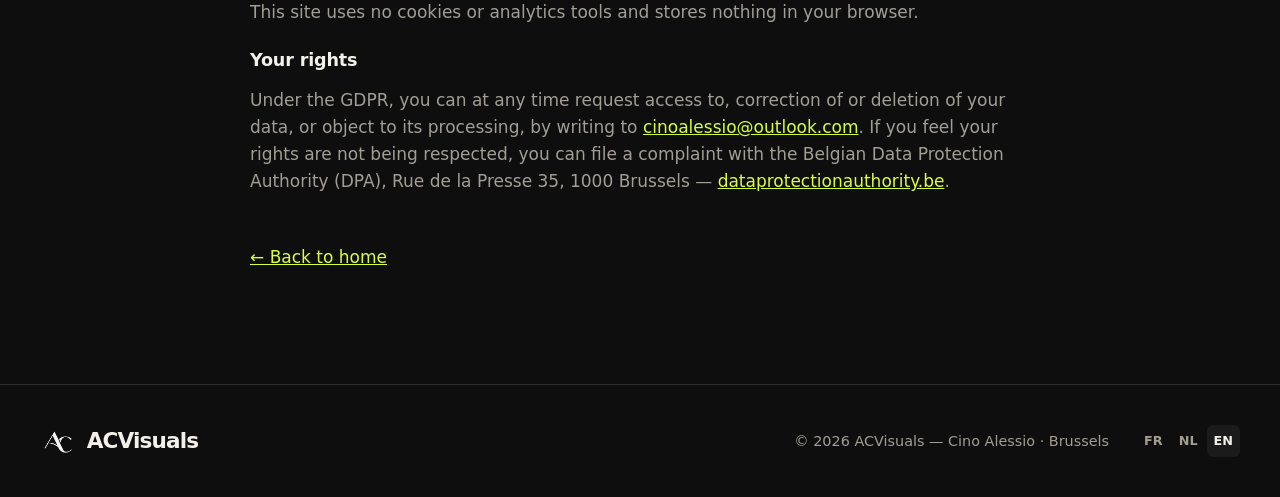
<file: en/mentions-legales.html>
<!DOCTYPE html>
<html lang="en">
<head>
<meta charset="UTF-8">
<meta name="viewport" content="width=device-width, initial-scale=1.0, viewport-fit=cover">
<title>Legal notice &amp; privacy · ACVisuals</title>
<meta name="description" content="Legal notice and privacy policy for the website of Cino Alessio, UI/UX designer in Brussels.">
<meta name="robots" content="index, follow">
<meta name="color-scheme" content="dark">
<meta name="theme-color" content="#0E0E0E">
<meta http-equiv="Content-Security-Policy" content="default-src 'self'; script-src 'self'; style-src 'self' 'unsafe-inline' https://fonts.googleapis.com; font-src https://fonts.gstatic.com; img-src 'self' data:; object-src 'none'; base-uri 'self'; form-action 'self';">
<meta name="referrer" content="strict-origin-when-cross-origin">
<link rel="canonical" href="https://alessio29-git.github.io/ACVisuals/en/mentions-legales.html">
<link rel="alternate" hreflang="fr" href="https://alessio29-git.github.io/ACVisuals/mentions-legales.html">
<link rel="alternate" hreflang="nl" href="https://alessio29-git.github.io/ACVisuals/nl/mentions-legales.html">
<link rel="alternate" hreflang="en" href="https://alessio29-git.github.io/ACVisuals/en/mentions-legales.html">
<link rel="icon" href="../favicon.svg" type="image/svg+xml">
<link rel="preconnect" href="https://fonts.googleapis.com">
<link rel="preconnect" href="https://fonts.gstatic.com" crossorigin>
<link href="https://fonts.googleapis.com/css2?family=Bricolage+Grotesque:opsz,wght@12..96,500..800&family=Inter:wght@400;500;600&display=swap" rel="stylesheet">
<link rel="stylesheet" href="../ac.css">
</head>
<body>
<a class="skip" href="#main">Skip to content</a>

<header class="header scrolled">
  <div class="wrap">
    <a href="index.html" class="brand" aria-label="ACVisuals — Back to home">
      <img src="../img/ac-logo.png" width="573" height="468" alt="">
      <span>ACVisuals</span>
    </a>
    <a href="index.html#contact" class="btn btn-accent btn-sm">Free quote</a>
  </div>
</header>

<main id="main" class="page">
  <div class="wrap">
<h1 id="legal-title">Legal notice &amp; privacy</h1>
<p>Last updated: October 2026. In case of doubt, the French version prevails.</p>

<h2>1. Website publisher</h2>
<dl class="legal-list">
  <div><dt>Name</dt><dd>Cino Alessio</dd></div>
  <div><dt>Trade name</dt><dd>ACVisuals</dd></div>
  <div><dt>Activity</dt><dd>UI/UX design, graphic design and video content creation</dd></div>
  <div><dt>Location</dt><dd>Brussels, Belgium</dd></div>
  <div><dt>Phone</dt><dd><a href="tel:+32485037294">+32 485 03 72 94</a> (also on WhatsApp)</dd></div>
  <div><dt>Email</dt><dd><a href="mailto:cinoalessio@outlook.com">cinoalessio@outlook.com</a></dd></div>
</dl>

<h2>2. Hosting</h2>
<p>This website is hosted by GitHub Pages, a service of GitHub, Inc., 88 Colin P. Kelly Jr. Street, San Francisco, CA 94107, United States.</p>

<h2>3. Intellectual property</h2>
<p>The texts, mock-ups, logos, visuals and videos on this website are the property of Cino Alessio or of the respective clients; client projects are shown as references. Any reproduction without written permission is prohibited.</p>

<h2 id="confidentialite">4. Privacy policy</h2>
<h3>What data is collected?</h3>
<p>Only what you enter in the contact form: your name, your email address and your message. No data is collected without your knowledge.</p>

<h3>What is it used for?</h3>
<p>Only to reply to you and, if you wish, to prepare a quote. It is never sold, rented out or used for advertising.</p>

<h3>Who processes it?</h3>
<p>The data controller is Cino Alessio (contact details above). The form is sent through the Web3Forms service, which forwards your message by email. The website's fonts are loaded from Google Fonts, which means your IP address is passed to Google during your visit. If you contact me via WhatsApp, the conversation goes through that service (Meta) and is subject to its own terms.</p>

<h3>How long is it kept?</h3>
<p>For as long as our exchange requires, then for at most 3 years after our last contact, unless we have a contract (in which case the legal retention period for accounting documents applies).</p>

<h3>Cookies</h3>
<p>This site uses no cookies or analytics tools and stores nothing in your browser.</p>

<h3>Your rights</h3>
<p>Under the GDPR, you can at any time request access to, correction of or deletion of your data, or object to its processing, by writing to <a href="mailto:cinoalessio@outlook.com">cinoalessio@outlook.com</a>. If you feel your rights are not being respected, you can file a complaint with the Belgian Data Protection Authority (DPA), Rue de la Presse 35, 1000 Brussels — <a href="https://www.dataprotectionauthority.be" target="_blank" rel="noopener noreferrer">dataprotectionauthority.be</a>.</p>
    <p style="margin-top:48px"><a href="index.html">← Back to home</a></p>
  </div>
</main>

<footer class="footer">
  <div class="wrap">
    <a href="index.html" class="brand" aria-label="ACVisuals — Back to home"><img src="../img/ac-logo.png" width="573" height="468" alt=""><span>ACVisuals</span></a>
    <p>© <span id="year">2026</span> ACVisuals — Cino Alessio · Brussels</p>
    <nav class="langs" aria-label="Langue · Taal · Language">
      <a href="../mentions-legales.html" hreflang="fr" lang="fr">FR</a>
      <a href="../nl/mentions-legales.html" hreflang="nl" lang="nl">NL</a>
      <a href="../en/mentions-legales.html" hreflang="en" lang="en" aria-current="page">EN</a>
    </nav>
  </div>
</footer>

<script src="../ac.js"></script>
</body>
</html>
</file>
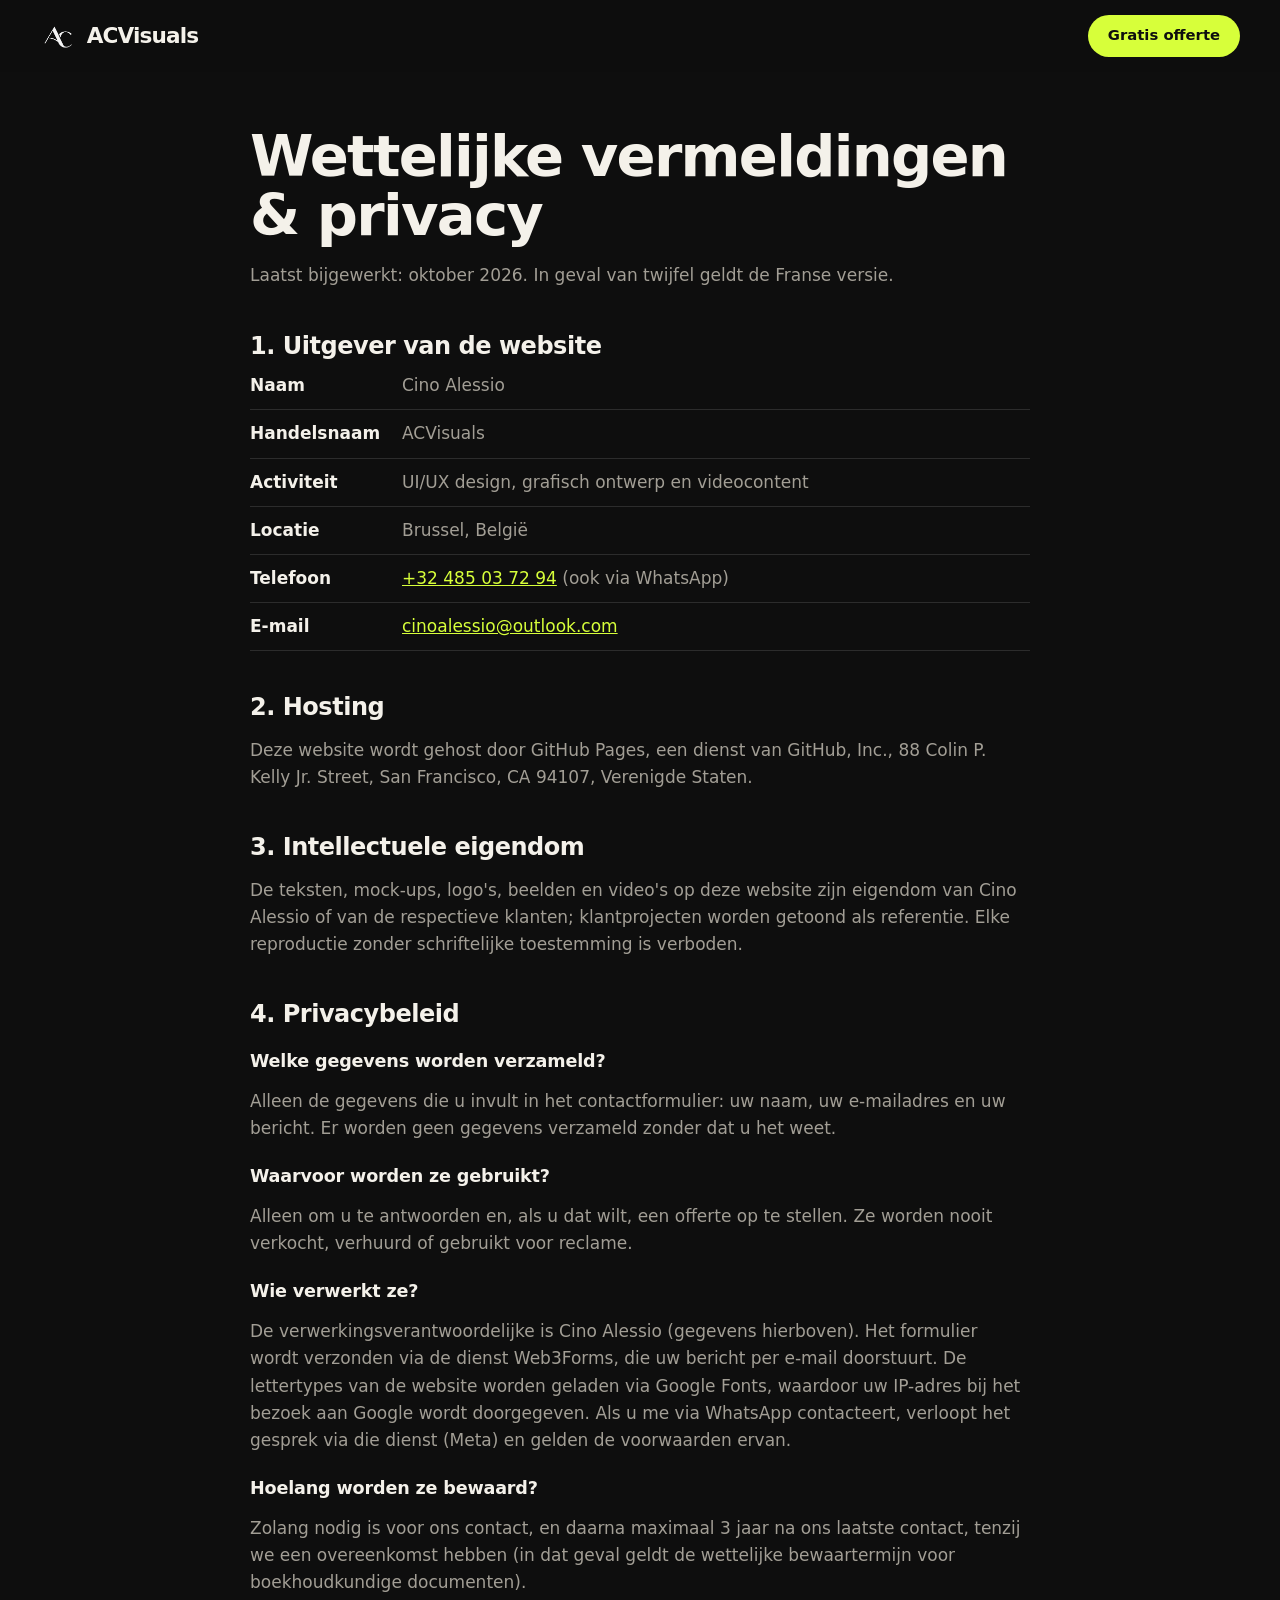
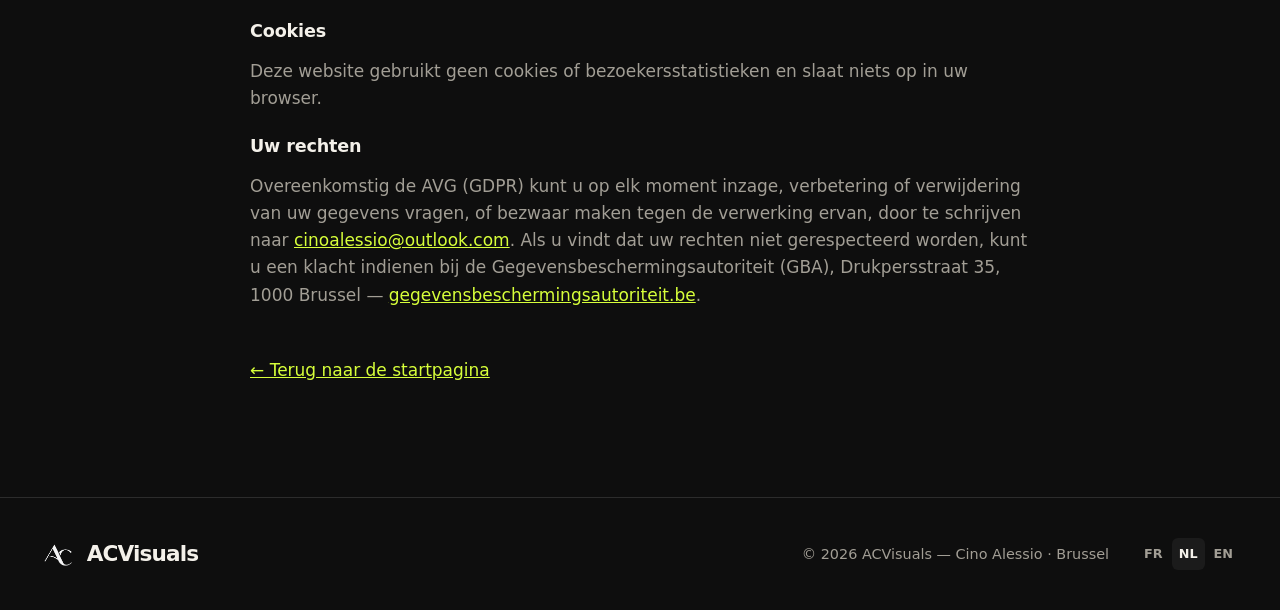
<file: nl/mentions-legales.html>
<!DOCTYPE html>
<html lang="nl">
<head>
<meta charset="UTF-8">
<meta name="viewport" content="width=device-width, initial-scale=1.0, viewport-fit=cover">
<title>Juridische informatie &amp; privacy · ACVisuals</title>
<meta name="description" content="Wettelijke vermeldingen en privacybeleid van de website van Cino Alessio, UI/UX designer in Brussel.">
<meta name="robots" content="index, follow">
<meta name="color-scheme" content="dark">
<meta name="theme-color" content="#0E0E0E">
<meta http-equiv="Content-Security-Policy" content="default-src 'self'; script-src 'self'; style-src 'self' 'unsafe-inline' https://fonts.googleapis.com; font-src https://fonts.gstatic.com; img-src 'self' data:; object-src 'none'; base-uri 'self'; form-action 'self';">
<meta name="referrer" content="strict-origin-when-cross-origin">
<link rel="canonical" href="https://alessio29-git.github.io/ACVisuals/nl/mentions-legales.html">
<link rel="alternate" hreflang="fr" href="https://alessio29-git.github.io/ACVisuals/mentions-legales.html">
<link rel="alternate" hreflang="nl" href="https://alessio29-git.github.io/ACVisuals/nl/mentions-legales.html">
<link rel="alternate" hreflang="en" href="https://alessio29-git.github.io/ACVisuals/en/mentions-legales.html">
<link rel="icon" href="../favicon.svg" type="image/svg+xml">
<link rel="preconnect" href="https://fonts.googleapis.com">
<link rel="preconnect" href="https://fonts.gstatic.com" crossorigin>
<link href="https://fonts.googleapis.com/css2?family=Bricolage+Grotesque:opsz,wght@12..96,500..800&family=Inter:wght@400;500;600&display=swap" rel="stylesheet">
<link rel="stylesheet" href="../ac.css">
</head>
<body>
<a class="skip" href="#main">Naar de inhoud</a>

<header class="header scrolled">
  <div class="wrap">
    <a href="index.html" class="brand" aria-label="ACVisuals — Terug naar de startpagina">
      <img src="../img/ac-logo.png" width="573" height="468" alt="">
      <span>ACVisuals</span>
    </a>
    <a href="index.html#contact" class="btn btn-accent btn-sm">Gratis offerte</a>
  </div>
</header>

<main id="main" class="page">
  <div class="wrap">
<h1 id="legal-title">Wettelijke vermeldingen &amp; privacy</h1>
<p>Laatst bijgewerkt: oktober 2026. In geval van twijfel geldt de Franse versie.</p>

<h2>1. Uitgever van de website</h2>
<dl class="legal-list">
  <div><dt>Naam</dt><dd>Cino Alessio</dd></div>
  <div><dt>Handelsnaam</dt><dd>ACVisuals</dd></div>
  <div><dt>Activiteit</dt><dd>UI/UX design, grafisch ontwerp en videocontent</dd></div>
  <div><dt>Locatie</dt><dd>Brussel, België</dd></div>
  <div><dt>Telefoon</dt><dd><a href="tel:+32485037294">+32 485 03 72 94</a> (ook via WhatsApp)</dd></div>
  <div><dt>E-mail</dt><dd><a href="mailto:cinoalessio@outlook.com">cinoalessio@outlook.com</a></dd></div>
</dl>

<h2>2. Hosting</h2>
<p>Deze website wordt gehost door GitHub Pages, een dienst van GitHub, Inc., 88 Colin P. Kelly Jr. Street, San Francisco, CA 94107, Verenigde Staten.</p>

<h2>3. Intellectuele eigendom</h2>
<p>De teksten, mock-ups, logo's, beelden en video's op deze website zijn eigendom van Cino Alessio of van de respectieve klanten; klantprojecten worden getoond als referentie. Elke reproductie zonder schriftelijke toestemming is verboden.</p>

<h2 id="confidentialite">4. Privacybeleid</h2>
<h3>Welke gegevens worden verzameld?</h3>
<p>Alleen de gegevens die u invult in het contactformulier: uw naam, uw e-mailadres en uw bericht. Er worden geen gegevens verzameld zonder dat u het weet.</p>

<h3>Waarvoor worden ze gebruikt?</h3>
<p>Alleen om u te antwoorden en, als u dat wilt, een offerte op te stellen. Ze worden nooit verkocht, verhuurd of gebruikt voor reclame.</p>

<h3>Wie verwerkt ze?</h3>
<p>De verwerkingsverantwoordelijke is Cino Alessio (gegevens hierboven). Het formulier wordt verzonden via de dienst Web3Forms, die uw bericht per e-mail doorstuurt. De lettertypes van de website worden geladen via Google Fonts, waardoor uw IP-adres bij het bezoek aan Google wordt doorgegeven. Als u me via WhatsApp contacteert, verloopt het gesprek via die dienst (Meta) en gelden de voorwaarden ervan.</p>

<h3>Hoelang worden ze bewaard?</h3>
<p>Zolang nodig is voor ons contact, en daarna maximaal 3 jaar na ons laatste contact, tenzij we een overeenkomst hebben (in dat geval geldt de wettelijke bewaartermijn voor boekhoudkundige documenten).</p>

<h3>Cookies</h3>
<p>Deze website gebruikt geen cookies of bezoekersstatistieken en slaat niets op in uw browser.</p>

<h3>Uw rechten</h3>
<p>Overeenkomstig de AVG (GDPR) kunt u op elk moment inzage, verbetering of verwijdering van uw gegevens vragen, of bezwaar maken tegen de verwerking ervan, door te schrijven naar <a href="mailto:cinoalessio@outlook.com">cinoalessio@outlook.com</a>. Als u vindt dat uw rechten niet gerespecteerd worden, kunt u een klacht indienen bij de Gegevensbeschermingsautoriteit (GBA), Drukpersstraat 35, 1000 Brussel — <a href="https://www.gegevensbeschermingsautoriteit.be" target="_blank" rel="noopener noreferrer">gegevensbeschermingsautoriteit.be</a>.</p>
    <p style="margin-top:48px"><a href="index.html">← Terug naar de startpagina</a></p>
  </div>
</main>

<footer class="footer">
  <div class="wrap">
    <a href="index.html" class="brand" aria-label="ACVisuals — Terug naar de startpagina"><img src="../img/ac-logo.png" width="573" height="468" alt=""><span>ACVisuals</span></a>
    <p>© <span id="year">2026</span> ACVisuals — Cino Alessio · Brussel</p>
    <nav class="langs" aria-label="Langue · Taal · Language">
      <a href="../mentions-legales.html" hreflang="fr" lang="fr">FR</a>
      <a href="../nl/mentions-legales.html" hreflang="nl" lang="nl" aria-current="page">NL</a>
      <a href="../en/mentions-legales.html" hreflang="en" lang="en">EN</a>
    </nav>
  </div>
</footer>

<script src="../ac.js"></script>
</body>
</html>
</file>
<file: ac.css>
/* =========================================================
   ACVisuals — feuille de style
   Style volontairement différent du portfolio : sombre, contrasté,
   un seul accent vif, typographie grasse.
   ========================================================= */

:root {
  --bg: #0E0E0E;
  --bg-2: #161616;
  --card: #1B1B1B;
  --line: #2C2C2C;
  --ink: #F4F1EA;
  --muted: #A29E95;
  --accent: #D7FF3A;
  --accent-ink: #0E0E0E;
  --wa: #25D366;

  --f-display: "Bricolage Grotesque", "Arial Black", system-ui, sans-serif;
  --f-body: "Inter", system-ui, -apple-system, "Segoe UI", sans-serif;

  --radius: 22px;
  --radius-sm: 12px;
  --header-h: 72px;
  --gutter: clamp(16px, 4vw, 40px);
  --ease: cubic-bezier(.2, .8, .2, 1);
  color-scheme: dark;
}

*, *::before, *::after { box-sizing: border-box; }
html { scroll-behavior: smooth; scroll-padding-top: calc(var(--header-h) + 12px); -webkit-text-size-adjust: 100%; }
body {
  margin: 0;
  background: var(--bg);
  color: var(--ink);
  font-family: var(--f-body);
  font-size: 1.0625rem;
  line-height: 1.6;
  overflow-x: hidden;
  -webkit-font-smoothing: antialiased;
}
body.menu-open { overflow: hidden; }
img, video { max-width: 100%; display: block; }
a { color: inherit; }
::selection { background: var(--accent); color: var(--accent-ink); }
:focus-visible { outline: 3px solid var(--accent); outline-offset: 3px; border-radius: 6px; }

.wrap { width: min(1200px, 100% - 2 * var(--gutter)); margin-inline: auto; }
.skip { position: absolute; left: -999px; top: 8px; z-index: 300; background: var(--accent); color: var(--accent-ink); padding: 10px 16px; border-radius: 8px; font-weight: 600; }
.skip:focus { left: 8px; }

h1, h2, h3 { font-family: var(--f-display); line-height: 1.02; letter-spacing: -0.03em; margin: 0; font-weight: 800; }
.hl { color: var(--accent); }
.mark {
  background: linear-gradient(transparent 52%, rgba(215, 255, 58, .38) 52% 86%, transparent 86%);
  padding: 0 .05em;
  -webkit-box-decoration-break: clone; box-decoration-break: clone;
}

/* ---------- Boutons ---------- */
.btn {
  display: inline-flex; align-items: center; justify-content: center; gap: 10px;
  min-height: 52px; padding: 0 26px;
  border-radius: 999px; border: 2px solid transparent;
  font: 600 1rem/1 var(--f-body); text-decoration: none; cursor: pointer;
  transition: transform .25s var(--ease), background-color .25s, color .25s, border-color .25s;
  white-space: nowrap;
}
.btn:hover { transform: translateY(-2px); }
.btn:active { transform: translateY(0) scale(.98); }
.btn-accent { background: var(--accent); color: var(--accent-ink); }
.btn-accent:hover { background: #E6FF7A; }
.btn-line { border-color: var(--line); color: var(--ink); background: transparent; }
.btn-line:hover { border-color: var(--ink); }
.btn-wa { background: var(--wa); color: #08200F; }
.btn-sm { min-height: 42px; padding: 0 18px; font-size: .925rem; }
.btn svg { flex-shrink: 0; }
.arrow { transition: transform .25s var(--ease); }
.btn:hover .arrow { transform: translateX(4px); }

/* ---------- En-tête ---------- */
.header {
  position: fixed; inset: 0 0 auto 0; z-index: 100;
  height: var(--header-h);
  background: rgba(14, 14, 14, .82);
  -webkit-backdrop-filter: blur(14px); backdrop-filter: blur(14px);
  border-bottom: 1px solid transparent;
  transition: border-color .3s;
}
.header.scrolled { border-bottom-color: var(--line); }
.header .wrap { height: 100%; display: flex; align-items: center; gap: 24px; }
.brand { display: inline-flex; align-items: center; gap: 10px; text-decoration: none; margin-right: auto; }
.brand img { height: 30px; width: auto; filter: invert(1); }
.brand span { font: 800 1.35rem/1 var(--f-display); letter-spacing: -0.04em; }
.nav { display: flex; gap: 28px; }
.nav a { text-decoration: none; color: var(--muted); font-weight: 500; font-size: .95rem; transition: color .2s; }
.nav a:hover { color: var(--ink); }
.langs { display: flex; gap: 2px; font-size: .8rem; font-weight: 600; }
.langs a { text-decoration: none; color: var(--muted); padding: 6px 7px; border-radius: 6px; }
.langs a[aria-current="page"] { color: var(--ink); background: var(--card); }
.langs a:hover { color: var(--ink); }

.burger {
  display: none; position: relative;
  width: 46px; height: 46px; border-radius: 50%;
  border: 1px solid var(--line); background: var(--card); color: var(--ink); cursor: pointer;
}
.burger span { position: absolute; left: 14px; right: 14px; height: 2px; background: currentColor; border-radius: 2px; transition: transform .35s var(--ease), opacity .2s; }
.burger span:nth-child(1) { top: 17px; }
.burger span:nth-child(2) { top: 22px; }
.burger span:nth-child(3) { top: 27px; }
.burger[aria-expanded="true"] span:nth-child(1) { transform: translateY(5px) rotate(45deg); }
.burger[aria-expanded="true"] span:nth-child(2) { opacity: 0; }
.burger[aria-expanded="true"] span:nth-child(3) { transform: translateY(-5px) rotate(-45deg); }

/* ---------- Menu mobile (sous l'en-tête : rien ne se chevauche) ---------- */
.m-menu {
  position: fixed; inset: var(--header-h) 0 0 0; z-index: 90;
  background: var(--bg);
  display: flex; flex-direction: column;
  padding: 12px var(--gutter) calc(24px + env(safe-area-inset-bottom));
  overflow-y: auto;
  opacity: 0; visibility: hidden; transform: translateY(-12px);
  transition: opacity .3s var(--ease), transform .3s var(--ease), visibility 0s .3s;
}
.m-menu.open { opacity: 1; visibility: visible; transform: none; transition: opacity .3s var(--ease), transform .3s var(--ease); }
.m-menu ol { list-style: none; margin: 0; padding: 0; counter-reset: m; }
.m-menu li { counter-increment: m; border-bottom: 1px solid var(--line); }
.m-menu li a {
  display: flex; align-items: baseline; gap: 14px;
  padding: 16px 0; text-decoration: none;
  font: 700 clamp(1.6rem, 7vw, 2.2rem)/1.1 var(--f-display); letter-spacing: -0.03em;
}
.m-menu li a::before { content: "0" counter(m); font: 600 .8rem/1 var(--f-body); color: var(--accent); letter-spacing: 0; min-width: 22px; }
.m-menu .m-actions { margin-top: auto; padding-top: 28px; display: grid; gap: 10px; }
.m-menu .m-actions .btn { width: 100%; }
.m-menu .langs { justify-content: center; margin-top: 18px; font-size: .9rem; }
.m-menu.open li { animation: m-in .45s var(--ease) both; }
.m-menu.open li:nth-child(2) { animation-delay: .04s; }
.m-menu.open li:nth-child(3) { animation-delay: .08s; }
.m-menu.open li:nth-child(4) { animation-delay: .12s; }
.m-menu.open li:nth-child(5) { animation-delay: .16s; }
.m-menu.open li:nth-child(6) { animation-delay: .2s; }
@keyframes m-in { from { opacity: 0; transform: translateY(14px); } to { opacity: 1; transform: none; } }

/* ---------- Hero ---------- */
.hero { position: relative; padding: calc(var(--header-h) + clamp(32px, 6vw, 72px)) 0 clamp(48px, 7vw, 96px); overflow: hidden; }
.hero::before {
  content: ""; position: absolute; width: 760px; height: 760px; right: -220px; top: -160px;
  background: radial-gradient(circle, rgba(215, 255, 58, .16), transparent 62%);
  pointer-events: none;
}
.hero .wrap { display: grid; grid-template-columns: 1.05fr 1fr; gap: clamp(32px, 5vw, 64px); align-items: center; position: relative; }
.tag {
  display: inline-flex; align-items: center; gap: 10px;
  padding: 8px 14px; border: 1px solid var(--line); border-radius: 999px;
  font-size: .85rem; font-weight: 500; color: var(--muted); margin-bottom: 24px;
}
.dot { width: 8px; height: 8px; border-radius: 50%; background: var(--accent); box-shadow: 0 0 0 0 rgba(215, 255, 58, .6); animation: pulse 2s infinite; }
@keyframes pulse { 70% { box-shadow: 0 0 0 10px rgba(215, 255, 58, 0); } 100% { box-shadow: 0 0 0 0 rgba(215, 255, 58, 0); } }
.hero h1 { font-size: clamp(2.6rem, 6.4vw, 5.2rem); }
.hero-lede { color: var(--muted); font-size: clamp(1.05rem, 1.4vw, 1.2rem); max-width: 34em; margin: 24px 0 32px; }
.hero-lede strong { color: var(--ink); font-weight: 600; }
.ctas { display: flex; flex-wrap: wrap; gap: 12px; }
.ticks { list-style: none; padding: 0; margin: 28px 0 0; display: flex; flex-wrap: wrap; gap: 8px 22px; font-size: .9rem; color: var(--muted); }
.ticks li { display: flex; align-items: center; gap: 8px; }
.ticks li::before { content: ""; width: 16px; height: 16px; border-radius: 50%; background: var(--accent) url("data:image/svg+xml,%3Csvg xmlns='http://www.w3.org/2000/svg' viewBox='0 0 16 16'%3E%3Cpath d='M4 8.5l2.5 2.5L12 5.5' fill='none' stroke='%230E0E0E' stroke-width='2' stroke-linecap='round' stroke-linejoin='round'/%3E%3C/svg%3E") center/100% no-repeat; flex-shrink: 0; }

/* Collage de vrais écrans */
.collage { position: relative; height: clamp(420px, 46vw, 580px); }
.phone {
  position: absolute; width: 44%; aspect-ratio: 9 / 19.5;
  border-radius: 28px; overflow: hidden;
  border: 6px solid #262626; background: #000;
  box-shadow: 0 30px 60px -20px rgba(0, 0, 0, .8);
  transition: transform .5s var(--ease);
}
.phone img { width: 100%; height: 100%; object-fit: cover; object-position: top; }
/* Encoche façon téléphone */
.phone::before {
  content: ""; position: absolute; z-index: 2; top: 7px; left: 50%; transform: translateX(-50%);
  width: 30%; height: 13px; border-radius: 10px; background: #000;
}
.phone.p1 { left: 2%; top: 10%; transform: rotate(-8deg); z-index: 1; }
.phone.p2 { left: 28%; top: 0; transform: rotate(2deg); z-index: 3; }
.phone.p3 { right: 0; top: 14%; transform: rotate(9deg); z-index: 2; }
.collage:hover .p1 { transform: rotate(-11deg) translateX(-12px); }
.collage:hover .p3 { transform: rotate(12deg) translateX(12px); }
.collage:hover .p2 { transform: rotate(0deg) translateY(-8px); }
.sticker {
  position: absolute; z-index: 4; left: 0; bottom: 4%;
  background: var(--accent); color: var(--accent-ink);
  font: 800 .95rem/1.15 var(--f-display); letter-spacing: -0.01em;
  padding: 14px 18px; border-radius: 16px; transform: rotate(-4deg);
  box-shadow: 0 14px 30px -10px rgba(0, 0, 0, .7);
}
.sticker small { display: block; font: 500 .75rem/1.3 var(--f-body); opacity: .75; }

/* ---------- Bandeau défilant ---------- */
.band { background: var(--accent); color: var(--accent-ink); overflow: hidden; padding: 18px 0; transform: rotate(-1.2deg); margin: 0 -2vw; }
.band-track { display: flex; width: max-content; animation: slide 28s linear infinite; }
.band-track span { font: 800 clamp(1.3rem, 2.6vw, 2rem)/1 var(--f-display); letter-spacing: -0.02em; padding: 0 22px; display: flex; align-items: center; gap: 44px; white-space: nowrap; }
.band-track span::after { content: "✦"; font-size: .7em; }
@keyframes slide { to { transform: translateX(-50%); } }

/* ---------- Sections ---------- */
.sec { padding: clamp(72px, 10vw, 128px) 0; }
.sec-head { display: flex; justify-content: space-between; align-items: end; gap: 24px; flex-wrap: wrap; margin-bottom: clamp(36px, 5vw, 56px); }
.kicker { display: inline-block; font-size: .8rem; font-weight: 600; letter-spacing: .12em; text-transform: uppercase; color: var(--accent); margin-bottom: 14px; }
.sec h2 { font-size: clamp(2.1rem, 4.8vw, 3.6rem); max-width: 16em; }
.sec-intro { color: var(--muted); max-width: 30em; margin: 0; }
.sec-intro a { color: var(--accent); }
.sec-flush { padding-top: 0; }
.sec-alt { background: var(--bg-2); }
.faq-more { margin-top: 18px; }
.works + .cta-band { margin-top: clamp(20px, 3vw, 32px); }
.form-privacy a { color: inherit; }

/* Services */
.services { list-style: none; padding: 0; margin: 0; display: grid; grid-template-columns: repeat(2, 1fr); gap: 16px; }
.svc {
  position: relative; background: var(--card); border: 1px solid var(--line); border-radius: var(--radius);
  padding: clamp(24px, 3vw, 36px); display: flex; flex-direction: column; gap: 14px;
  transition: border-color .3s, transform .4s var(--ease);
}
.svc:hover { border-color: var(--accent); transform: translateY(-4px); }
.svc-ico { width: 54px; height: 54px; border-radius: 16px; background: var(--accent); color: var(--accent-ink); display: grid; place-items: center; }
.svc h3 { font-size: clamp(1.5rem, 2.4vw, 1.9rem); }
.svc p { color: var(--muted); margin: 0; }
.chips { list-style: none; padding: 0; margin: 4px 0 0; display: flex; flex-wrap: wrap; gap: 8px; }
.chips li { font-size: .8rem; font-weight: 500; padding: 6px 12px; border-radius: 999px; background: var(--bg-2); border: 1px solid var(--line); color: var(--ink); }
.svc-link { margin-top: auto; padding-top: 8px; color: var(--accent); font-weight: 600; font-size: .95rem; text-decoration: none; display: inline-flex; align-items: center; gap: 8px; }
.svc-link:hover .arrow { transform: translateY(3px); }

/* Réalisations */
.works { display: grid; gap: clamp(20px, 3vw, 32px); }
.work {
  display: grid; grid-template-columns: 1.15fr 1fr; gap: clamp(24px, 4vw, 56px); align-items: center;
  background: var(--bg-2); border: 1px solid var(--line); border-radius: calc(var(--radius) + 6px);
  padding: clamp(20px, 3.5vw, 44px); overflow: hidden;
}
.work.flip .work-media { order: 2; }
.work-media { display: flex; gap: 12px; justify-content: center; align-items: center; min-width: 0; }
.work-media .shot {
  flex: 1 1 0; min-width: 0; max-width: 200px; border-radius: 18px; overflow: hidden;
  border: 1px solid var(--line); background: #000; aspect-ratio: 9 / 19;
  transition: transform .5s var(--ease);
  position: relative;
}
.work-media .shot img { position: absolute; inset: 0; width: 100%; height: 100%; object-fit: cover; object-position: top; }
.work-media .shot:nth-child(2) { transform: translateY(-18px); }
.work:hover .work-media .shot:nth-child(1) { transform: translateY(-6px) rotate(-2deg); }
.work:hover .work-media .shot:nth-child(3) { transform: translateY(-6px) rotate(2deg); }
.shot.logo { background: #F1ECE3; }
.work-media .shot.logo img { inset: 10px; width: calc(100% - 20px); height: calc(100% - 20px); object-fit: contain; object-position: center; }
.video-phone { width: min(300px, 100%); aspect-ratio: 9 / 16; border-radius: 26px; overflow: hidden; border: 6px solid #262626; background: #000; }
.video-phone video { width: 100%; height: 100%; object-fit: cover; }
.work-meta { font-size: .85rem; color: var(--muted); display: flex; flex-wrap: wrap; gap: 6px 14px; margin-bottom: 14px; }
.work-meta span:first-child { color: var(--accent); font-weight: 600; }
.work h3 { font-size: clamp(1.8rem, 3.4vw, 2.6rem); margin-bottom: 14px; }
.work p { color: var(--muted); margin: 0 0 18px; }
.facts { list-style: none; padding: 0; margin: 0 0 24px; display: grid; gap: 10px; }
.facts li { display: grid; grid-template-columns: 4.6rem 1fr; gap: 12px; align-items: baseline; }
.facts b { font: 800 1.3rem/1 var(--f-display); color: var(--ink); white-space: nowrap; }
.facts span { color: var(--muted); font-size: .95rem; }

/* Bandeau d'appel au milieu */
.cta-band {
  background: var(--accent); color: var(--accent-ink); border-radius: calc(var(--radius) + 6px);
  padding: clamp(32px, 5vw, 56px); display: flex; align-items: center; justify-content: space-between; gap: 24px; flex-wrap: wrap;
}
.cta-band h2 { font-size: clamp(1.8rem, 3.8vw, 3rem); max-width: 14em; }
.cta-band .btn-dark { background: var(--accent-ink); color: var(--accent); }
.cta-band .btn-dark:hover { background: #262626; }

/* Méthode */
.steps { list-style: none; padding: 0; margin: 0; display: grid; grid-template-columns: repeat(4, 1fr); gap: 16px; counter-reset: s; }
.step { counter-increment: s; border-top: 2px solid var(--line); padding-top: 22px; position: relative; }
.step::before { content: counter(s, decimal-leading-zero); font: 800 3rem/1 var(--f-display); color: var(--accent); display: block; margin-bottom: 16px; letter-spacing: -0.04em; }
.step::after { content: ""; position: absolute; top: -2px; left: 0; width: 0; height: 2px; background: var(--accent); transition: width 1s var(--ease); }
.step.in::after { width: 100%; }
.step h3 { font-size: 1.35rem; margin-bottom: 10px; letter-spacing: -0.02em; }
.step p { color: var(--muted); margin: 0; font-size: .975rem; }

/* FAQ */
.faq { display: grid; grid-template-columns: 1fr 1.4fr; gap: clamp(32px, 5vw, 72px); align-items: start; }
.faq-list details { border-bottom: 1px solid var(--line); }
.faq-list summary {
  list-style: none; cursor: pointer; padding: 22px 0; display: flex; justify-content: space-between; gap: 18px; align-items: center;
  font: 700 clamp(1.1rem, 1.6vw, 1.3rem)/1.3 var(--f-display); letter-spacing: -0.01em;
}
.faq-list summary::-webkit-details-marker { display: none; }
.faq-list summary::after {
  content: "+"; flex-shrink: 0; width: 36px; height: 36px; border-radius: 50%; display: grid; place-items: center;
  background: var(--card); border: 1px solid var(--line); font: 400 1.4rem/1 var(--f-body); color: var(--accent);
  transition: transform .3s var(--ease), background-color .3s;
}
.faq-list details[open] summary::after { transform: rotate(45deg); background: var(--accent); color: var(--accent-ink); }
.faq-list details p { color: var(--muted); margin: 0 0 22px; max-width: 40em; }

/* Contact */
.contact { display: grid; grid-template-columns: 1fr 1fr; gap: clamp(32px, 5vw, 64px); align-items: start; }
.contact h2 { font-size: clamp(2.4rem, 6vw, 4.6rem); }
.contact-lede { color: var(--muted); margin: 20px 0 28px; max-width: 28em; }
.direct { display: grid; gap: 10px; }
.direct a {
  display: flex; align-items: center; gap: 16px; padding: 16px 18px; text-decoration: none;
  background: var(--card); border: 1px solid var(--line); border-radius: var(--radius-sm);
  transition: border-color .25s, transform .25s var(--ease);
}
.direct a:hover { border-color: var(--accent); transform: translateX(4px); }
.direct .ico { width: 44px; height: 44px; border-radius: 12px; display: grid; place-items: center; background: var(--bg-2); color: var(--accent); flex-shrink: 0; }
.direct .ico.wa { background: var(--wa); color: #08200F; }
.direct small { display: block; color: var(--muted); font-size: .8rem; }
.direct strong { font-weight: 600; word-break: break-word; }

.form { background: var(--card); border: 1px solid var(--line); border-radius: var(--radius); padding: clamp(22px, 3vw, 36px); display: grid; gap: 16px; }
.form h3 { font-size: 1.5rem; letter-spacing: -0.02em; }
.field { display: grid; gap: 6px; }
.field label { font-size: .875rem; font-weight: 600; }
.field input, .field textarea, .field select {
  width: 100%; font: inherit; color: var(--ink); background: var(--bg-2);
  border: 1px solid var(--line); border-radius: var(--radius-sm); padding: 13px 14px;
  transition: border-color .2s;
}
.field select { appearance: none; background-image: url("data:image/svg+xml,%3Csvg xmlns='http://www.w3.org/2000/svg' width='12' height='8'%3E%3Cpath d='M1 1l5 5 5-5' fill='none' stroke='%23A29E95' stroke-width='2'/%3E%3C/svg%3E"); background-repeat: no-repeat; background-position: right 14px center; padding-right: 38px; }
.field input:focus, .field textarea:focus, .field select:focus { outline: none; border-color: var(--accent); }
.field textarea { resize: vertical; min-height: 120px; }
.hp { position: absolute; left: -9999px; }
.form .btn { width: 100%; }
.form-status { margin: 0; font-size: .925rem; min-height: 1.4em; }
.form-status.ok { color: var(--accent); }
.form-status.err { color: #FF8A7A; }
.form-privacy { margin: 0; font-size: .8rem; color: var(--muted); }

/* Pied de page */
.footer { border-top: 1px solid var(--line); padding: 40px 0 calc(40px + env(safe-area-inset-bottom)); color: var(--muted); font-size: .9rem; }
.footer .wrap { display: flex; flex-wrap: wrap; align-items: center; gap: 16px 28px; }
.footer .brand { margin-right: auto; color: var(--ink); }
.footer a { text-decoration: none; }
.footer a:hover { color: var(--ink); }
.footer p { margin: 0; }

/* Barre d'action mobile */
.m-bar {
  display: none; position: fixed; left: 12px; right: 12px; bottom: calc(12px + env(safe-area-inset-bottom)); z-index: 80;
  gap: 8px; padding: 8px; border-radius: 999px;
  background: rgba(27, 27, 27, .9); -webkit-backdrop-filter: blur(12px); backdrop-filter: blur(12px); border: 1px solid var(--line);
  transform: translateY(140%); transition: transform .4s var(--ease);
}
.m-bar.show { transform: none; }
.m-bar .btn { flex: 1; min-height: 48px; padding: 0 14px; }
.m-bar .btn-wa { flex: 0 0 48px; padding: 0; }

/* Bouton WhatsApp flottant (ordinateur) */
.wa-fab {
  position: fixed; right: 24px; bottom: 24px; z-index: 80; width: 58px; height: 58px; border-radius: 50%;
  background: var(--wa); color: #08200F; display: grid; place-items: center;
  box-shadow: 0 12px 30px -8px rgba(37, 211, 102, .55); transition: transform .25s var(--ease);
}
.wa-fab:hover { transform: scale(1.08); }

/* Page simple (mentions légales, 404) */
.page { padding: calc(var(--header-h) + 56px) 0 96px; }
.page .wrap { max-width: 780px; }
.page h1 { font-size: clamp(2.2rem, 5vw, 3.6rem); margin-bottom: 12px; }
.page h2 { font-size: 1.5rem; margin: 44px 0 14px; letter-spacing: -0.02em; }
.page h3 { font-size: 1.1rem; margin: 26px 0 8px; letter-spacing: -0.01em; }
.page p, .page dd { color: var(--muted); }
.page a { color: var(--accent); }
.legal-list { margin: 0; display: grid; gap: 10px; }
.legal-list div { display: grid; grid-template-columns: 140px 1fr; gap: 12px; padding-bottom: 10px; border-bottom: 1px solid var(--line); }
.legal-list dt { font-weight: 600; }
.legal-list dd { margin: 0; }
.big404 { font: 800 clamp(7rem, 26vw, 16rem)/.9 var(--f-display); letter-spacing: -0.06em; color: var(--accent); margin: 0 0 12px; }

/* Apparition au défilement (seulement si le JS tourne) */
.js .rv { opacity: 0; transform: translateY(28px); transition: opacity .8s var(--ease), transform .8s var(--ease); }
.js .rv.in { opacity: 1; transform: none; }
.js .rv-d1 { transition-delay: .08s; }
.js .rv-d2 { transition-delay: .16s; }
.js .rv-d3 { transition-delay: .24s; }

/* ---------- Responsive ---------- */
@media (max-width: 1000px) {
  .nav, .header .langs, .header .btn-accent { display: none; }
  .burger { display: block; }
  .hero .wrap, .work, .faq, .contact { grid-template-columns: 1fr; }
  .work.flip .work-media { order: 0; }
  .steps { grid-template-columns: repeat(2, 1fr); gap: 32px 16px; }
  .collage { height: clamp(380px, 80vw, 520px); max-width: 560px; width: 100%; margin-inline: auto; }
}
@media (max-width: 700px) {
  .services { grid-template-columns: 1fr; }
  .steps { grid-template-columns: 1fr; }
  .m-bar { display: flex; }
  .wa-fab { display: none; }
  .footer { padding-bottom: calc(100px + env(safe-area-inset-bottom)); }
  .ctas .btn { flex: 1 1 100%; }
  .work-media .shot:nth-child(2) { transform: translateY(-10px); }
  .legal-list div { grid-template-columns: 1fr; gap: 2px; }
  .sticker { font-size: .85rem; padding: 10px 14px; }
}
@media (prefers-reduced-motion: reduce) {
  *, *::before, *::after { animation: none !important; transition: none !important; scroll-behavior: auto !important; }
  .js .rv { opacity: 1; transform: none; }
}
</file>
